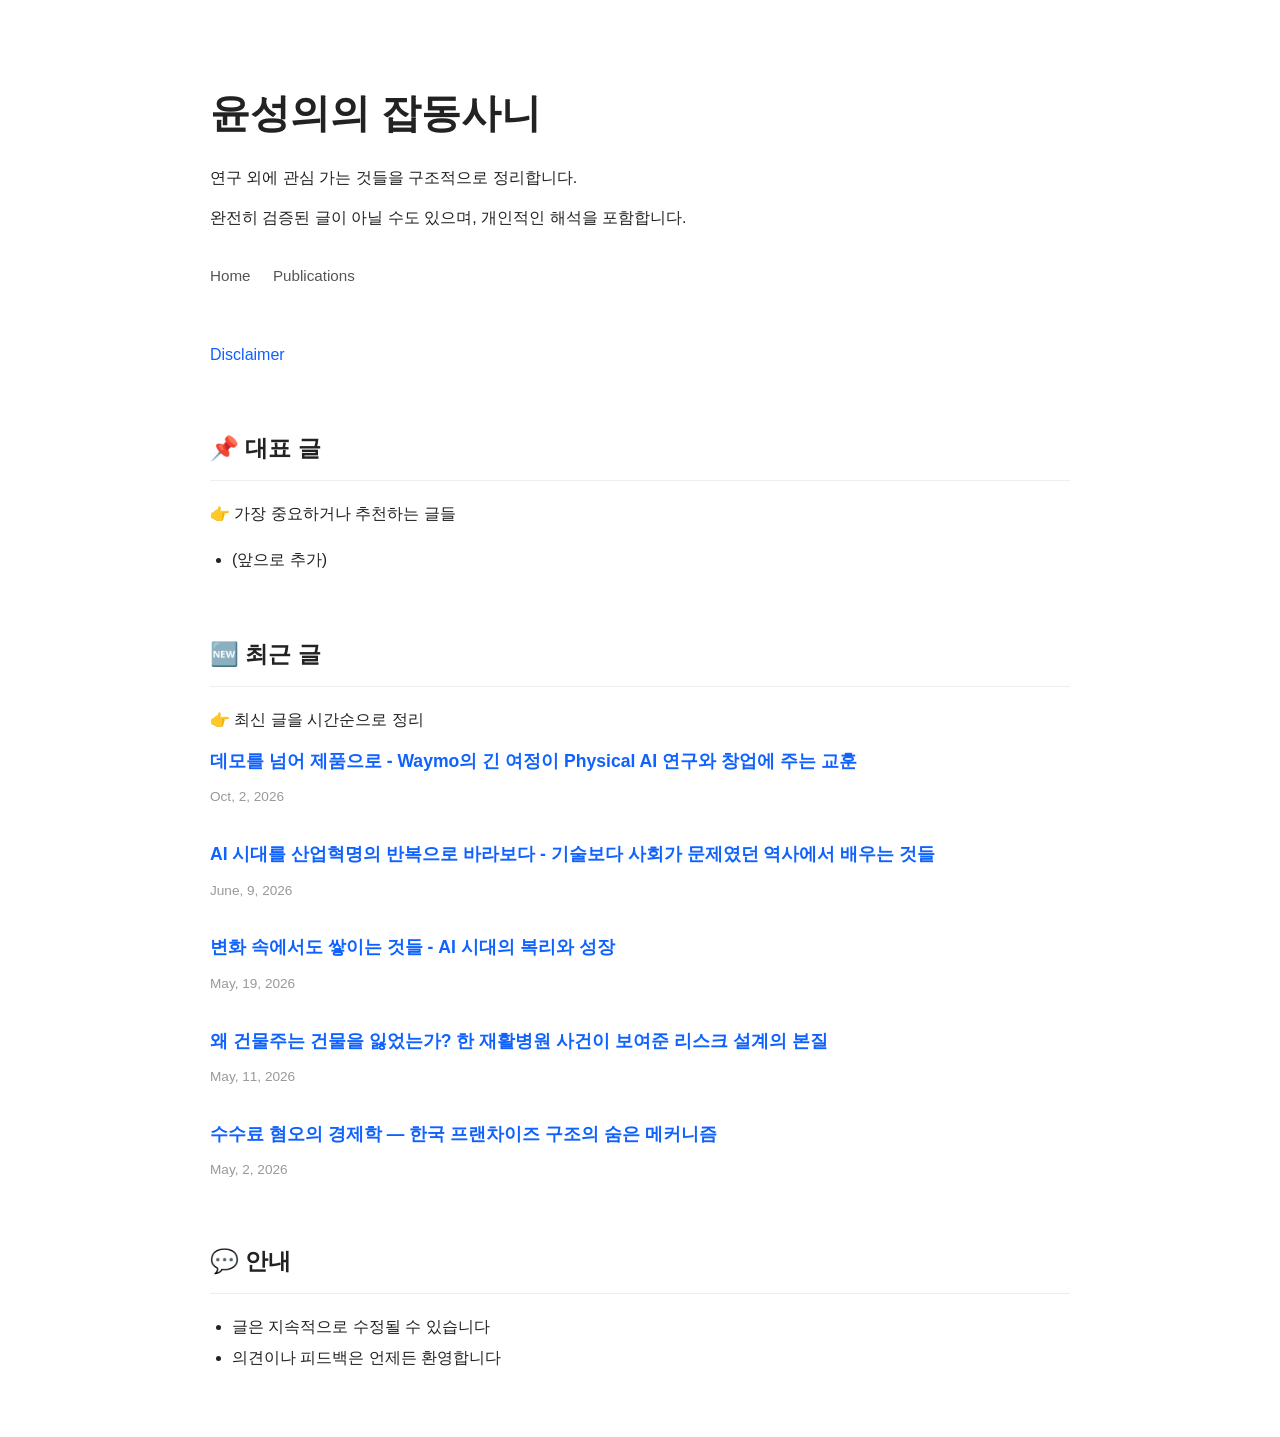
<file: essays/index.html>
<!DOCTYPE html>
<html lang="ko">
<head>
  <meta charset="UTF-8">
  <meta name="viewport" content="width=device-width, initial-scale=1.0">

  <title>윤성의의 잡동사니</title>

  <meta name="description"
        content="연구 외에 관심 가는 것들을 구조적으로 정리합니다. AI, 기술, 사회, 리스크, 철학 등에 대한 생각들.">

  <style>

    body {
      max-width: 860px;
      margin: 0 auto;
      padding: 48px 24px;
      font-family: -apple-system, BlinkMacSystemFont, sans-serif;
      line-height: 1.9;
      color: #222;
      background: #fff;
    }

    h1 {
      font-size: 2.5em;
      margin-bottom: 12px;
    }

    p {
      margin: 0.6em 0;
    }

    a {
      color: #0f62fe;
      text-decoration: none;
    }

    a:hover {
      text-decoration: underline;
    }

    .section {
      margin-top: 56px;
    }

    .section-title {
      font-size: 1.45em;
      font-weight: 700;
      margin-bottom: 18px;
      border-bottom: 1px solid #eee;
      padding-bottom: 10px;
    }

    .entry {
      margin-bottom: 28px;
    }

    .entry-title {
      font-size: 1.1em;
      font-weight: 600;
    }

    .entry-desc {
      color: #666;
      margin-top: 6px;
      font-size: 0.95em;
    }

    .entry-date {
  color: #999;
  font-size: 0.85em;
  margin-top: 6px;
}
    .top-links {
      margin-top: 28px;
      margin-bottom: 48px;
    }

    .top-links a {
      margin-right: 18px;
      color: #555;
      font-size: 0.95em;
    }

    .notice {
      color: #666;
      margin-top: 18px;
    }

    ul {
      padding-left: 22px;
    }

  </style>
</head>

<body>

  <h1>윤성의의 잡동사니</h1>

  <p>
    연구 외에 관심 가는 것들을 구조적으로 정리합니다.
  </p>

  <p>
    완전히 검증된 글이 아닐 수도 있으며, 개인적인 해석을 포함합니다.
  </p>

  <div class="top-links">
    <a href="https://sgvr.kaist.ac.kr/~sungeui/">Home</a>
    <a href="https://sgvr.kaist.ac.kr/category/papers/paper-international/">
      Publications
    </a>
  </div>

  <p>
    <a href="disclaimer.html">Disclaimer</a>
  </p>

  <div class="section">

    <div class="section-title">
      📌 대표 글
    </div>

    <p>
      👉 가장 중요하거나 추천하는 글들
    </p>

    <ul>
      <li>(앞으로 추가)</li>
    </ul>

  </div>

  <div class="section">

    <div class="section-title">
      🆕 최근 글
    </div>

    <p>
      👉 최신 글을 시간순으로 정리
    </p>

  <div class="entry">
  <div class="entry-title">
    <a href="waymo-physical-ai-essay.html">
    데모를 넘어 제품으로 -
Waymo의 긴 여정이 Physical AI 연구와 창업에 주는 교훈
    </a>
  </div>
  <div class="entry-date">
    Oct, 2, 2026
  </div>
</div>

    
  <div class="entry">
  <div class="entry-title">
    <a href="ai-industrial-revolution-essay.html">
    AI 시대를 산업혁명의 반복으로 바라보다 - 
기술보다 사회가 문제였던 역사에서 배우는 것들
    </a>
  </div>
  <div class="entry-date">
    June, 9, 2026
  </div>
</div>

    
    
    <div class="entry">

  <div class="entry-title">
    <a href="things-that-accumulate-amid-change.html">
      변화 속에서도 쌓이는 것들 - AI 시대의 복리와 성장
    </a>
  </div>

  <div class="entry-date">
    May, 19, 2026
  </div>

</div>

    <div class="entry">

      <div class="entry-title">
        <a href="why-landlord-lost-building.html">
         왜 건물주는 건물을 잃었는가? 한 재활병원 사건이 보여준 리스크 설계의 본질    
        </a>
      </div>

  <div class="entry-date">
    May, 11, 2026
  </div>
    </div>

    <div class="entry">

      <div class="entry-title">
   <a href="economics-of-fee-aversion.html">
수수료 혐오의 경제학 — 한국 프랜차이즈 구조의 숨은 메커니즘  
        </a>
      </div>
  <div class="entry-date">
    May, 2, 2026
  </div>


    </div>

  </div>

  <div class="section">

    <div class="section-title">
      💬 안내
    </div>

    <ul>
      <li>글은 지속적으로 수정될 수 있습니다</li>
      <li>의견이나 피드백은 언제든 환영합니다</li>
    </ul>
    
<script data-goatcounter="https://sungeui.goatcounter.com/count"
        async src="//gc.zgo.at/count.js"></script>
  </div>

</body>
</html>
</file>
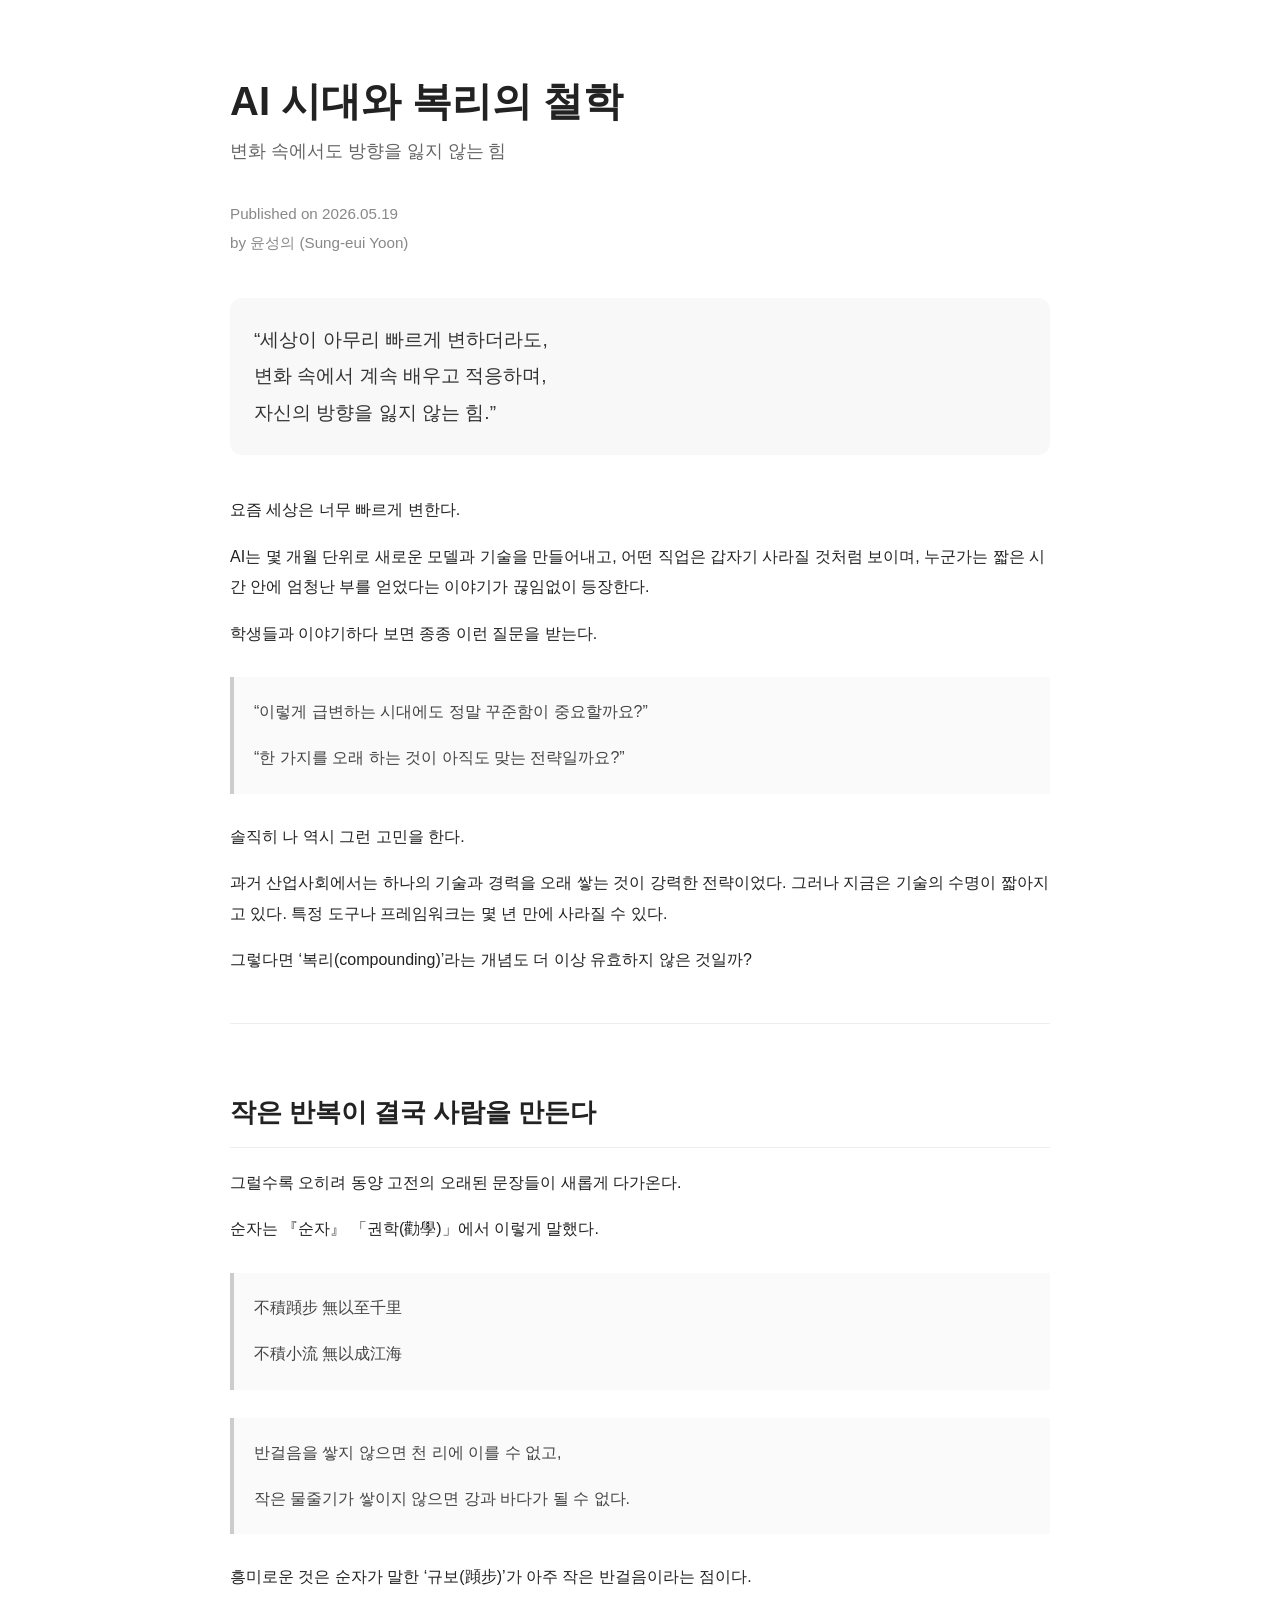
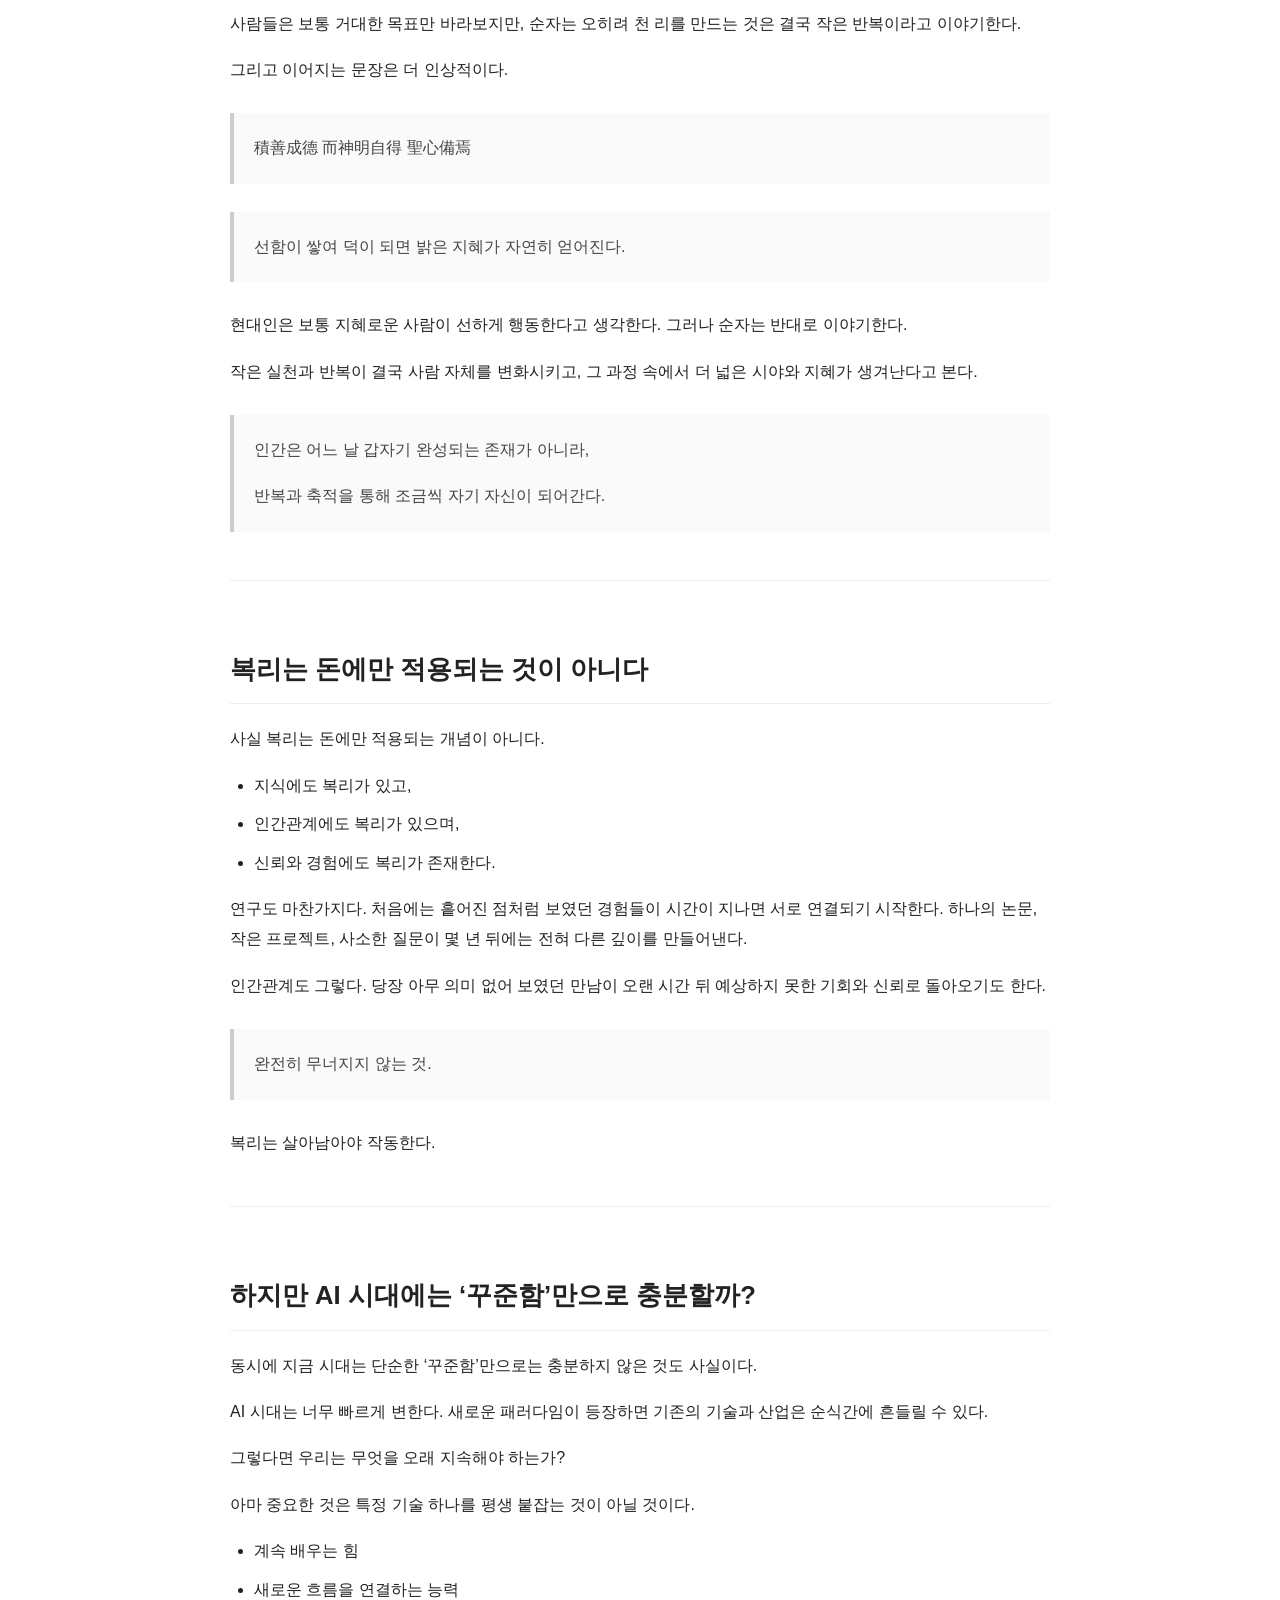
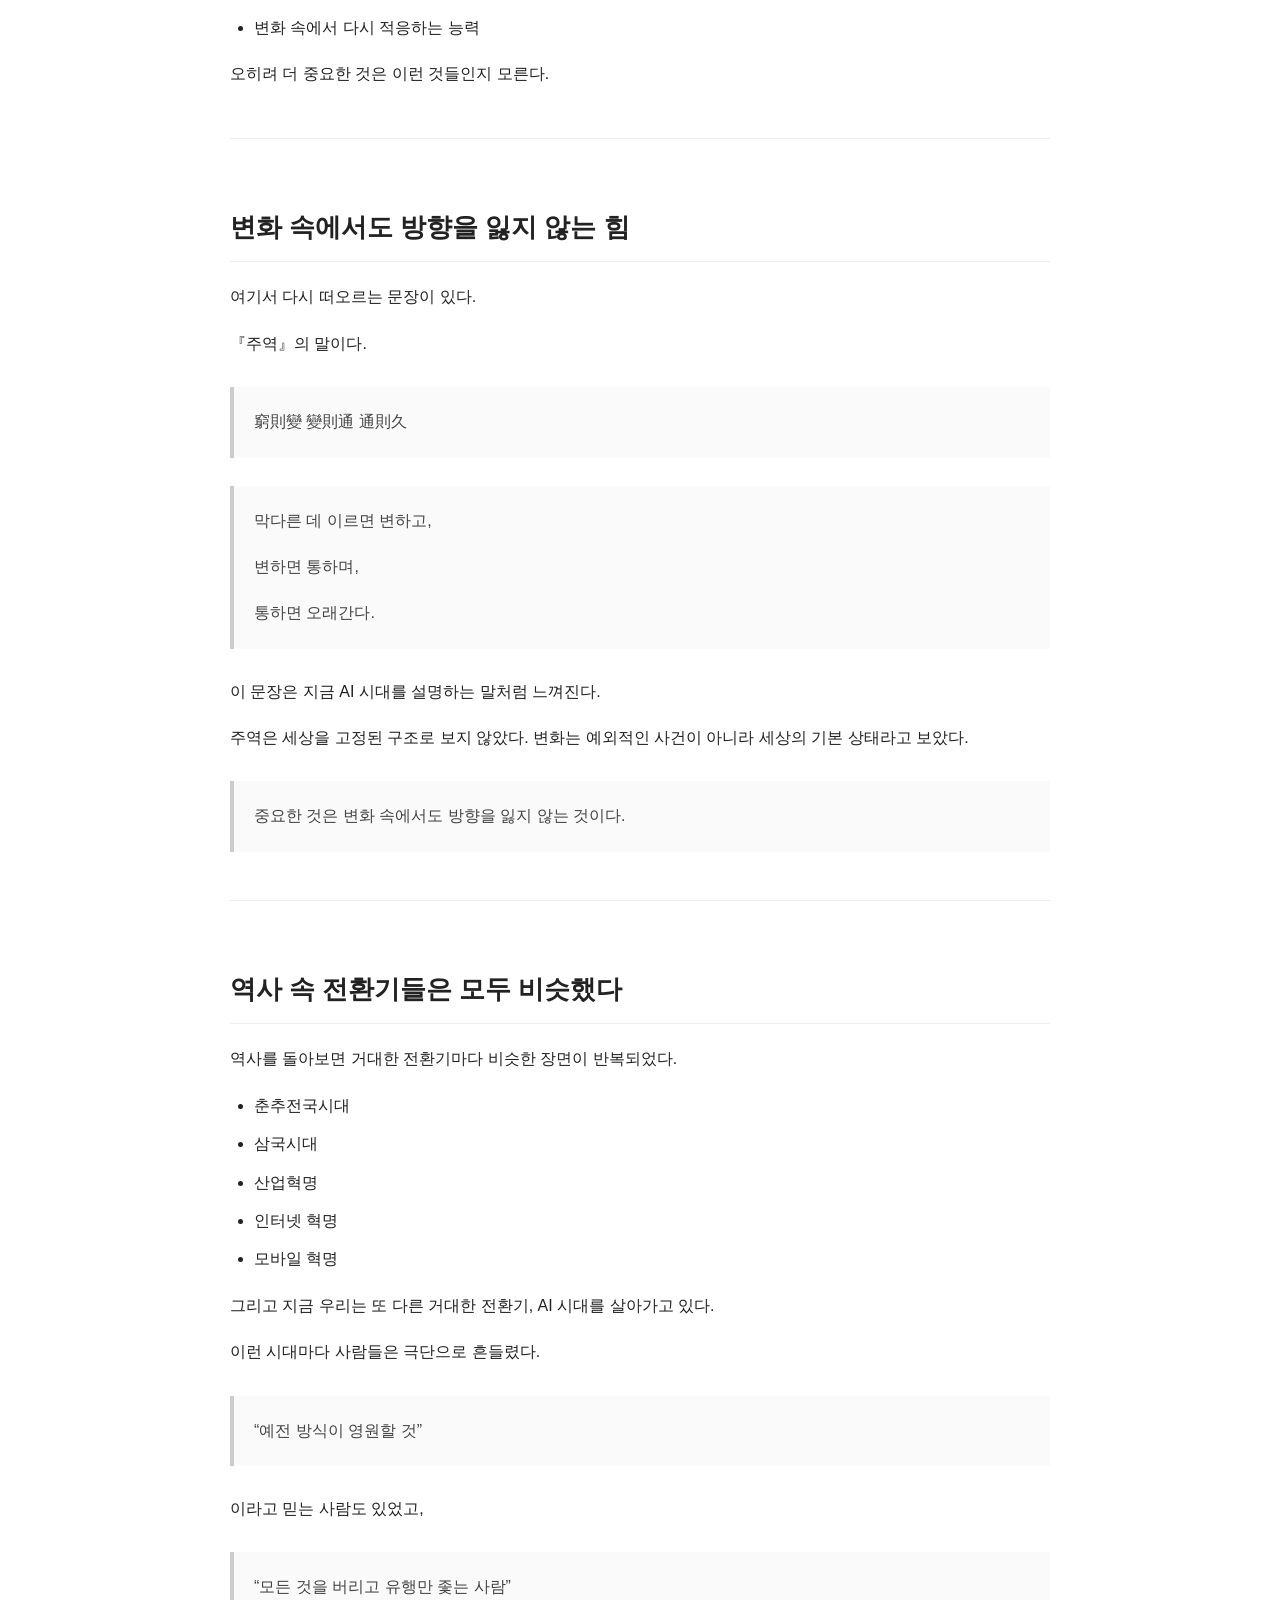
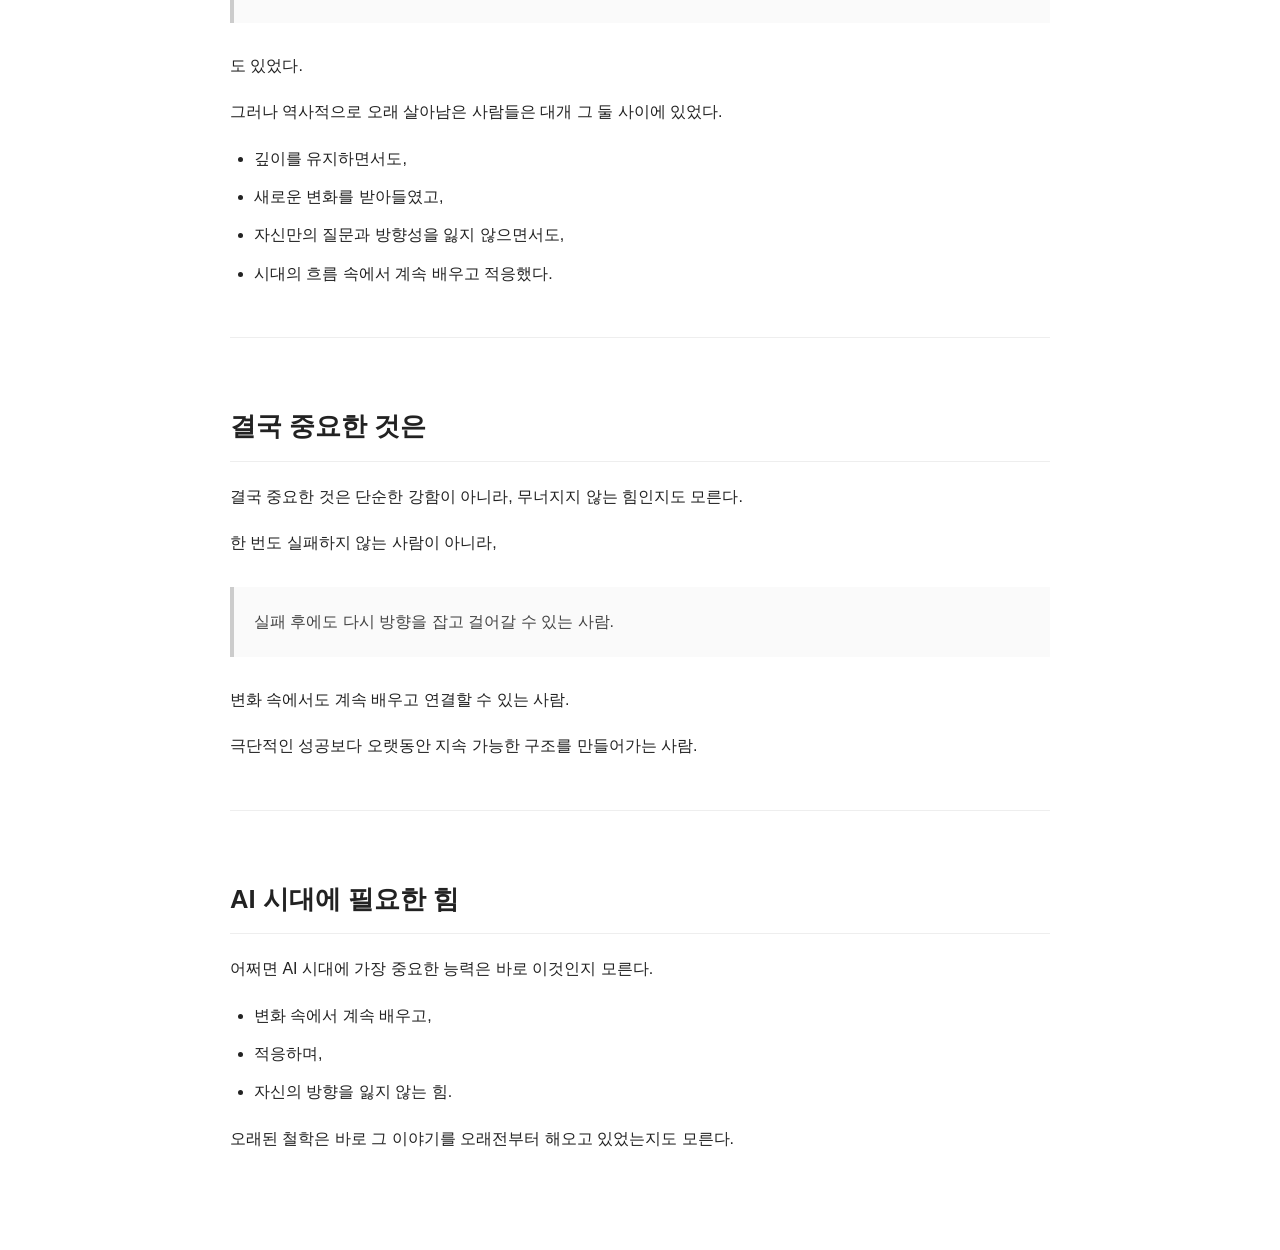
<file: essays/ai-era-compounding-philosophy.html>
<!DOCTYPE html>

<html lang="ko">
<head>
  <meta charset="UTF-8" />
  <meta name="viewport" content="width=device-width, initial-scale=1.0" />
  <title>AI 시대와 복리의 철학</title>
  <style>
    body {
      font-family: -apple-system, BlinkMacSystemFont, "Segoe UI", Roboto, "Noto Sans KR", sans-serif;
      line-height: 1.9;
      max-width: 820px;
      margin: 0 auto;
      padding: 48px 24px 80px;
      color: #222;
      background: #fff;
    }
    h1 {
      font-size: 2.5rem;
      line-height: 1.3;
      margin-bottom: 0.5rem;
    }
    h2 {
      margin-top: 64px;
      margin-bottom: 20px;
      font-size: 1.6rem;
      border-bottom: 1px solid #eee;
      padding-bottom: 10px;
    }
    .subtitle {
      color: #666;
      font-size: 1.1rem;
      margin-bottom: 32px;
    }
    .meta {
      color: #888;
      margin-bottom: 40px;
      font-size: 0.95rem;
    }
    blockquote {
      border-left: 4px solid #ccc;
      margin: 28px 0;
      padding: 4px 20px;
      color: #444;
      background: #fafafa;
    }
    ul {
      padding-left: 24px;
    }
    li {
      margin-bottom: 8px;
    }
    hr {
      border: none;
      border-top: 1px solid #eee;
      margin: 48px 0;
    }
    .quote-main {
      font-size: 1.2rem;
      font-weight: 500;
      color: #333;
      margin: 40px 0;
      padding: 24px;
      background: #f8f8f8;
      border-radius: 12px;
    }
  </style>
</head>
<body>

<h1>AI 시대와 복리의 철학</h1>
<div class="subtitle">변화 속에서도 방향을 잃지 않는 힘</div>

<div class="meta">
Published on 2026.05.19<br>
by 윤성의 (Sung-eui Yoon)
</div>

<div class="quote-main">
“세상이 아무리 빠르게 변하더라도,<br>
변화 속에서 계속 배우고 적응하며,<br>
자신의 방향을 잃지 않는 힘.”
</div>

<p>요즘 세상은 너무 빠르게 변한다.</p>

<p>
AI는 몇 개월 단위로 새로운 모델과 기술을 만들어내고, 어떤 직업은 갑자기 사라질 것처럼 보이며,
누군가는 짧은 시간 안에 엄청난 부를 얻었다는 이야기가 끊임없이 등장한다.
</p>

<p>학생들과 이야기하다 보면 종종 이런 질문을 받는다.</p>

<blockquote>
<p>“이렇게 급변하는 시대에도 정말 꾸준함이 중요할까요?”</p>
<p>“한 가지를 오래 하는 것이 아직도 맞는 전략일까요?”</p>
</blockquote>

<p>
솔직히 나 역시 그런 고민을 한다.
</p>

<p>
과거 산업사회에서는 하나의 기술과 경력을 오래 쌓는 것이 강력한 전략이었다.
그러나 지금은 기술의 수명이 짧아지고 있다.
특정 도구나 프레임워크는 몇 년 만에 사라질 수 있다.
</p>

<p>
그렇다면 ‘복리(compounding)’라는 개념도 더 이상 유효하지 않은 것일까?
</p>

<hr>

<h2>작은 반복이 결국 사람을 만든다</h2>

<p>
그럴수록 오히려 동양 고전의 오래된 문장들이 새롭게 다가온다.
</p>

<p>
순자는 『순자』 「권학(勸學)」에서 이렇게 말했다.
</p>

<blockquote>
<p>不積蹞步 無以至千里</p>
<p>不積小流 無以成江海</p>
</blockquote>

<blockquote>
<p>반걸음을 쌓지 않으면 천 리에 이를 수 없고,</p>
<p>작은 물줄기가 쌓이지 않으면 강과 바다가 될 수 없다.</p>
</blockquote>

<p>
흥미로운 것은 순자가 말한 ‘규보(蹞步)’가 아주 작은 반걸음이라는 점이다.
</p>

<p>
사람들은 보통 거대한 목표만 바라보지만,
순자는 오히려 천 리를 만드는 것은 결국 작은 반복이라고 이야기한다.
</p>

<p>
그리고 이어지는 문장은 더 인상적이다.
</p>

<blockquote>
<p>積善成德 而神明自得 聖心備焉</p>
</blockquote>

<blockquote>
<p>선함이 쌓여 덕이 되면 밝은 지혜가 자연히 얻어진다.</p>
</blockquote>

<p>
현대인은 보통 지혜로운 사람이 선하게 행동한다고 생각한다.
그러나 순자는 반대로 이야기한다.
</p>

<p>
작은 실천과 반복이 결국 사람 자체를 변화시키고,
그 과정 속에서 더 넓은 시야와 지혜가 생겨난다고 본다.
</p>

<blockquote>
<p>인간은 어느 날 갑자기 완성되는 존재가 아니라,</p>
<p>반복과 축적을 통해 조금씩 자기 자신이 되어간다.</p>
</blockquote>

<hr>

<h2>복리는 돈에만 적용되는 것이 아니다</h2>

<p>사실 복리는 돈에만 적용되는 개념이 아니다.</p>

<ul>
<li>지식에도 복리가 있고,</li>
<li>인간관계에도 복리가 있으며,</li>
<li>신뢰와 경험에도 복리가 존재한다.</li>
</ul>

<p>
연구도 마찬가지다.
처음에는 흩어진 점처럼 보였던 경험들이 시간이 지나면 서로 연결되기 시작한다.
하나의 논문, 작은 프로젝트, 사소한 질문이 몇 년 뒤에는 전혀 다른 깊이를 만들어낸다.
</p>

<p>
인간관계도 그렇다.
당장 아무 의미 없어 보였던 만남이 오랜 시간 뒤 예상하지 못한 기회와 신뢰로 돌아오기도 한다.
</p>

<blockquote>
<p>완전히 무너지지 않는 것.</p>
</blockquote>

<p>
복리는 살아남아야 작동한다.
</p>

<hr>

<h2>하지만 AI 시대에는 ‘꾸준함’만으로 충분할까?</h2>

<p>
동시에 지금 시대는 단순한 ‘꾸준함’만으로는 충분하지 않은 것도 사실이다.
</p>

<p>
AI 시대는 너무 빠르게 변한다.
새로운 패러다임이 등장하면 기존의 기술과 산업은 순식간에 흔들릴 수 있다.
</p>

<p>
그렇다면 우리는 무엇을 오래 지속해야 하는가?
</p>

<p>
아마 중요한 것은 특정 기술 하나를 평생 붙잡는 것이 아닐 것이다.
</p>

<ul>
<li>계속 배우는 힘</li>
<li>새로운 흐름을 연결하는 능력</li>
<li>변화 속에서 다시 적응하는 능력</li>
</ul>

<p>
오히려 더 중요한 것은 이런 것들인지 모른다.
</p>

<hr>

<h2>변화 속에서도 방향을 잃지 않는 힘</h2>

<p>
여기서 다시 떠오르는 문장이 있다.
</p>

<p>
『주역』의 말이다.
</p>

<blockquote>
<p>窮則變 變則通 通則久</p>
</blockquote>

<blockquote>
<p>막다른 데 이르면 변하고,</p>
<p>변하면 통하며,</p>
<p>통하면 오래간다.</p>
</blockquote>

<p>
이 문장은 지금 AI 시대를 설명하는 말처럼 느껴진다.
</p>

<p>
주역은 세상을 고정된 구조로 보지 않았다.
변화는 예외적인 사건이 아니라 세상의 기본 상태라고 보았다.
</p>

<blockquote>
<p>중요한 것은 변화 속에서도 방향을 잃지 않는 것이다.</p>
</blockquote>

<hr>

<h2>역사 속 전환기들은 모두 비슷했다</h2>

<p>
역사를 돌아보면 거대한 전환기마다 비슷한 장면이 반복되었다.
</p>

<ul>
<li>춘추전국시대</li>
<li>삼국시대</li>
<li>산업혁명</li>
<li>인터넷 혁명</li>
<li>모바일 혁명</li>
</ul>

<p>
그리고 지금 우리는 또 다른 거대한 전환기, AI 시대를 살아가고 있다.
</p>

<p>
이런 시대마다 사람들은 극단으로 흔들렸다.
</p>

<blockquote>
<p>“예전 방식이 영원할 것”</p>
</blockquote>

<p>이라고 믿는 사람도 있었고,</p>

<blockquote>
<p>“모든 것을 버리고 유행만 좇는 사람”</p>
</blockquote>

<p>도 있었다.</p>

<p>
그러나 역사적으로 오래 살아남은 사람들은 대개 그 둘 사이에 있었다.
</p>

<ul>
<li>깊이를 유지하면서도,</li>
<li>새로운 변화를 받아들였고,</li>
<li>자신만의 질문과 방향성을 잃지 않으면서도,</li>
<li>시대의 흐름 속에서 계속 배우고 적응했다.</li>
</ul>

<hr>

<h2>결국 중요한 것은</h2>

<p>
결국 중요한 것은 단순한 강함이 아니라,
무너지지 않는 힘인지도 모른다.
</p>

<p>
한 번도 실패하지 않는 사람이 아니라,
</p>

<blockquote>
<p>실패 후에도 다시 방향을 잡고 걸어갈 수 있는 사람.</p>
</blockquote>

<p>
변화 속에서도 계속 배우고 연결할 수 있는 사람.
</p>

<p>
극단적인 성공보다 오랫동안 지속 가능한 구조를 만들어가는 사람.
</p>

<hr>

<h2>AI 시대에 필요한 힘</h2>

<p>
어쩌면 AI 시대에 가장 중요한 능력은 바로 이것인지 모른다.
</p>

<ul>
<li>변화 속에서 계속 배우고,</li>
<li>적응하며,</li>
<li>자신의 방향을 잃지 않는 힘.</li>
</ul>

<p>
오래된 철학은 바로 그 이야기를 오래전부터 해오고 있었는지도 모른다.
</p>

</body>
</html>
</file>
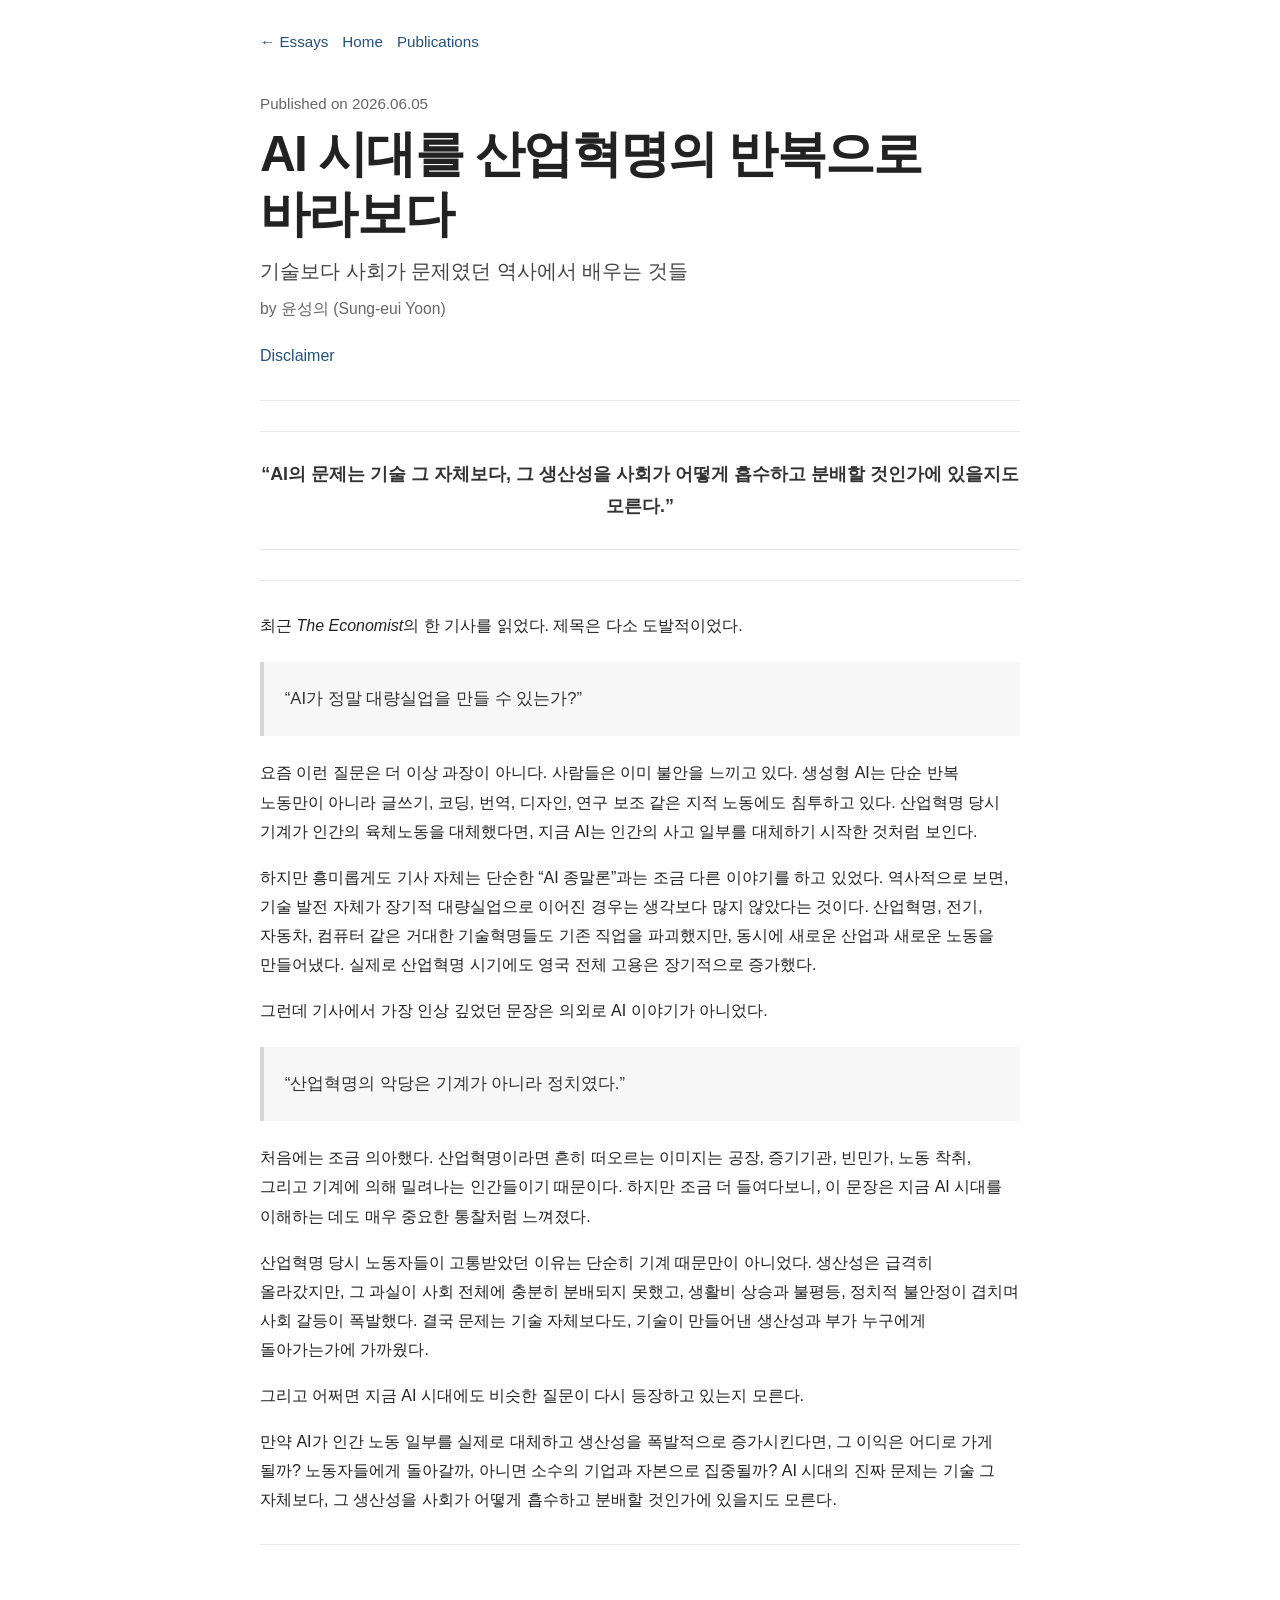
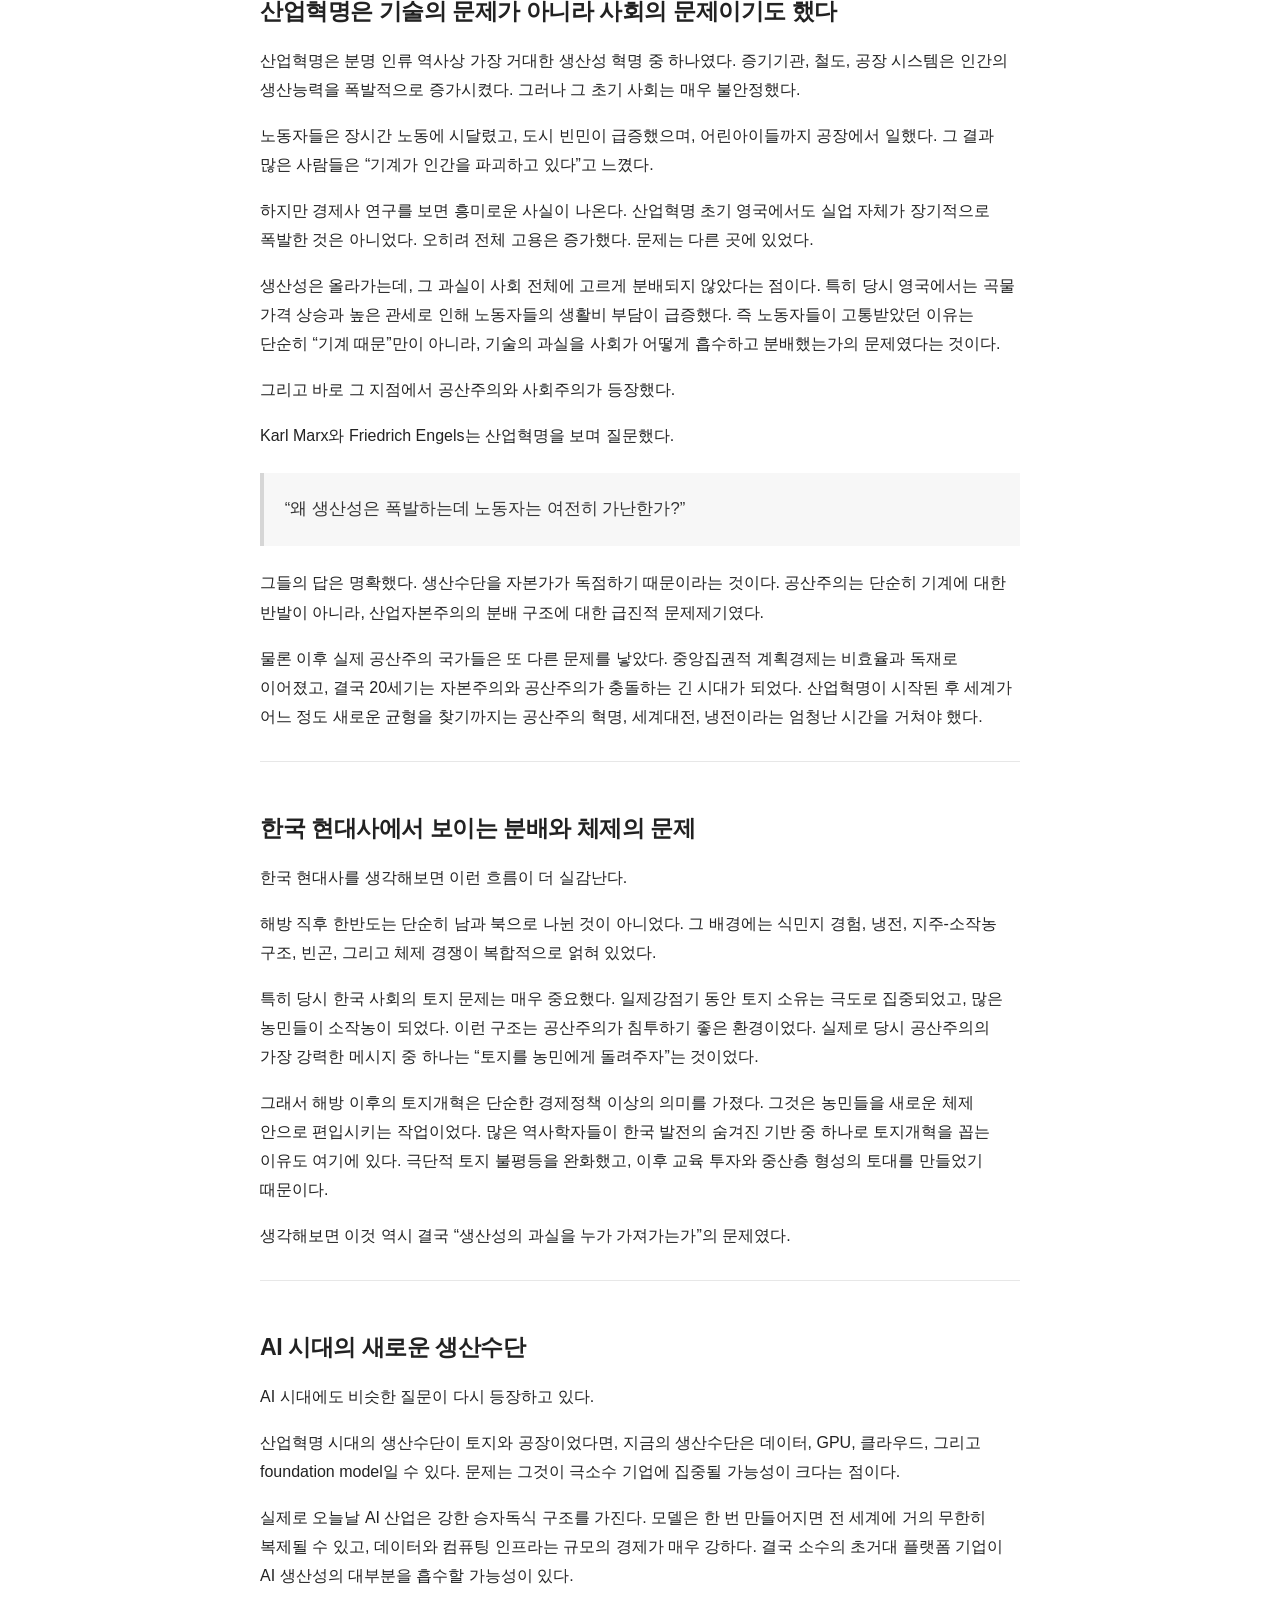
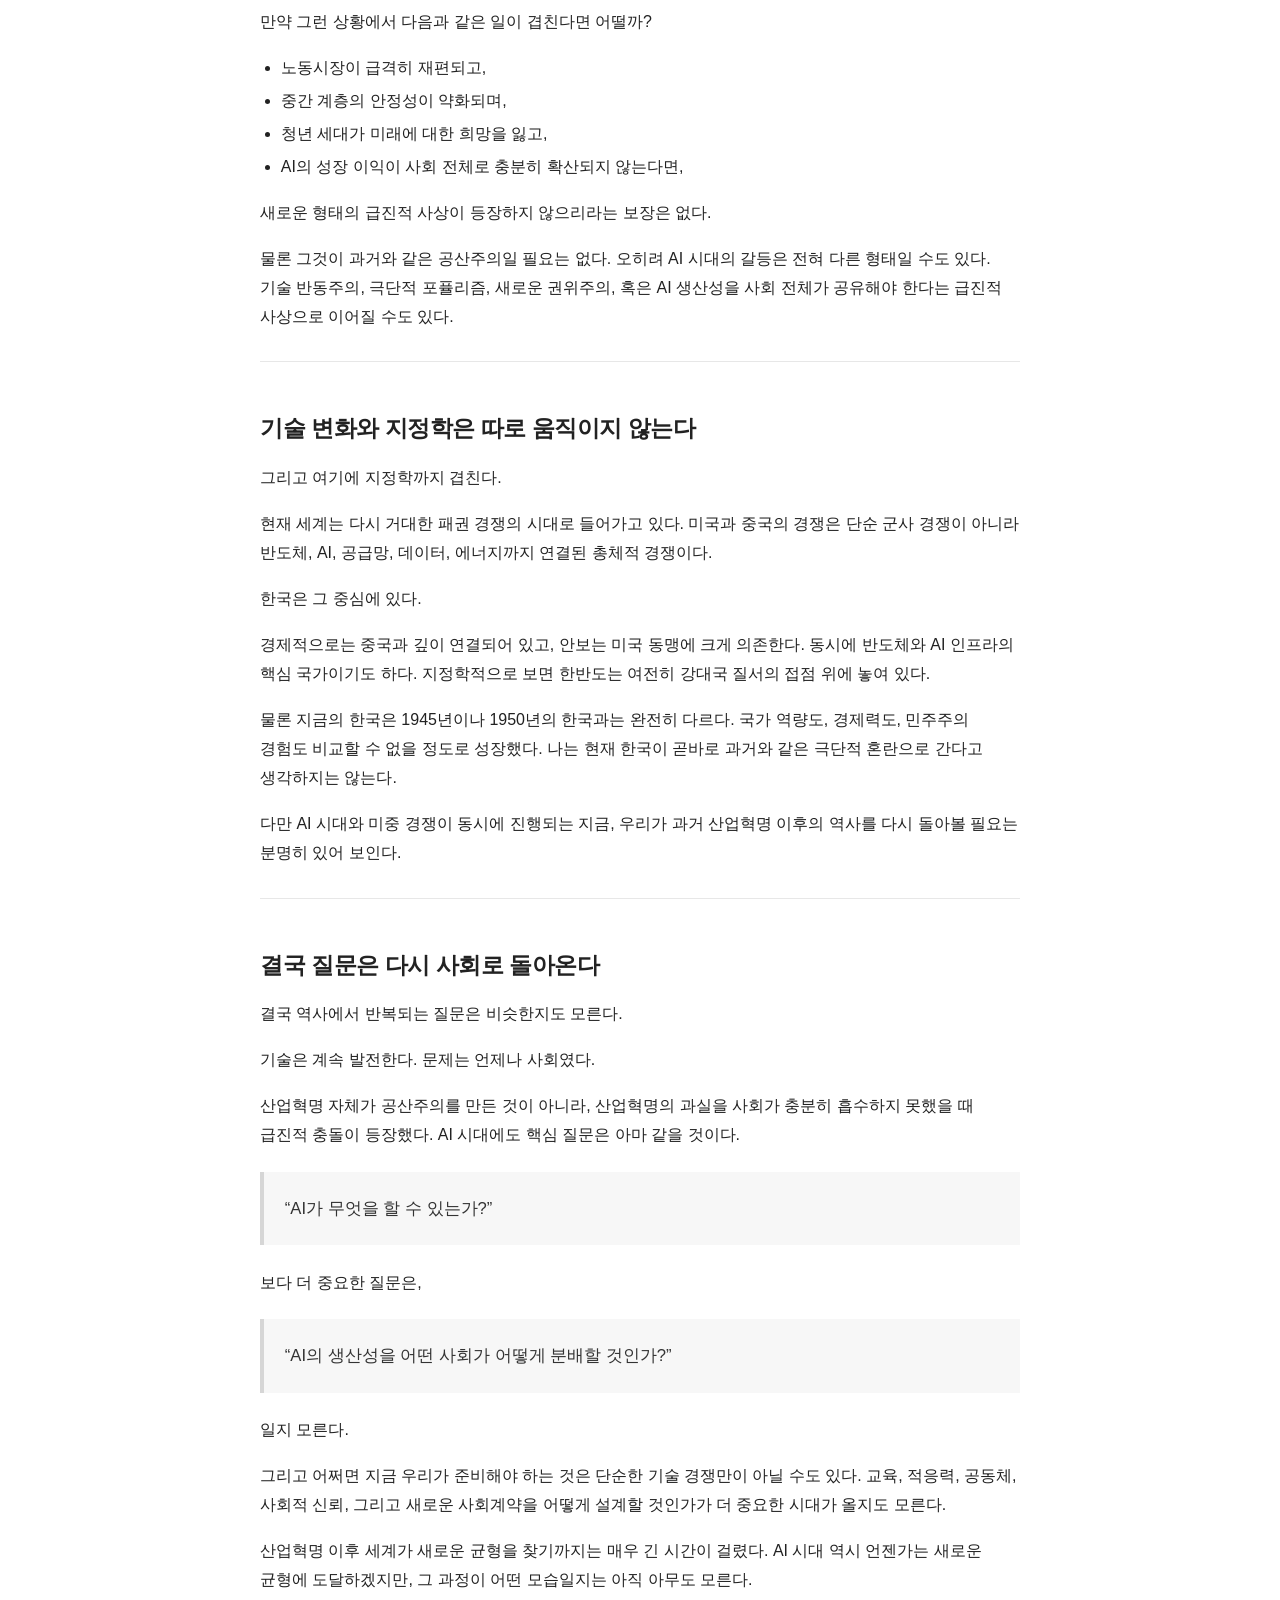
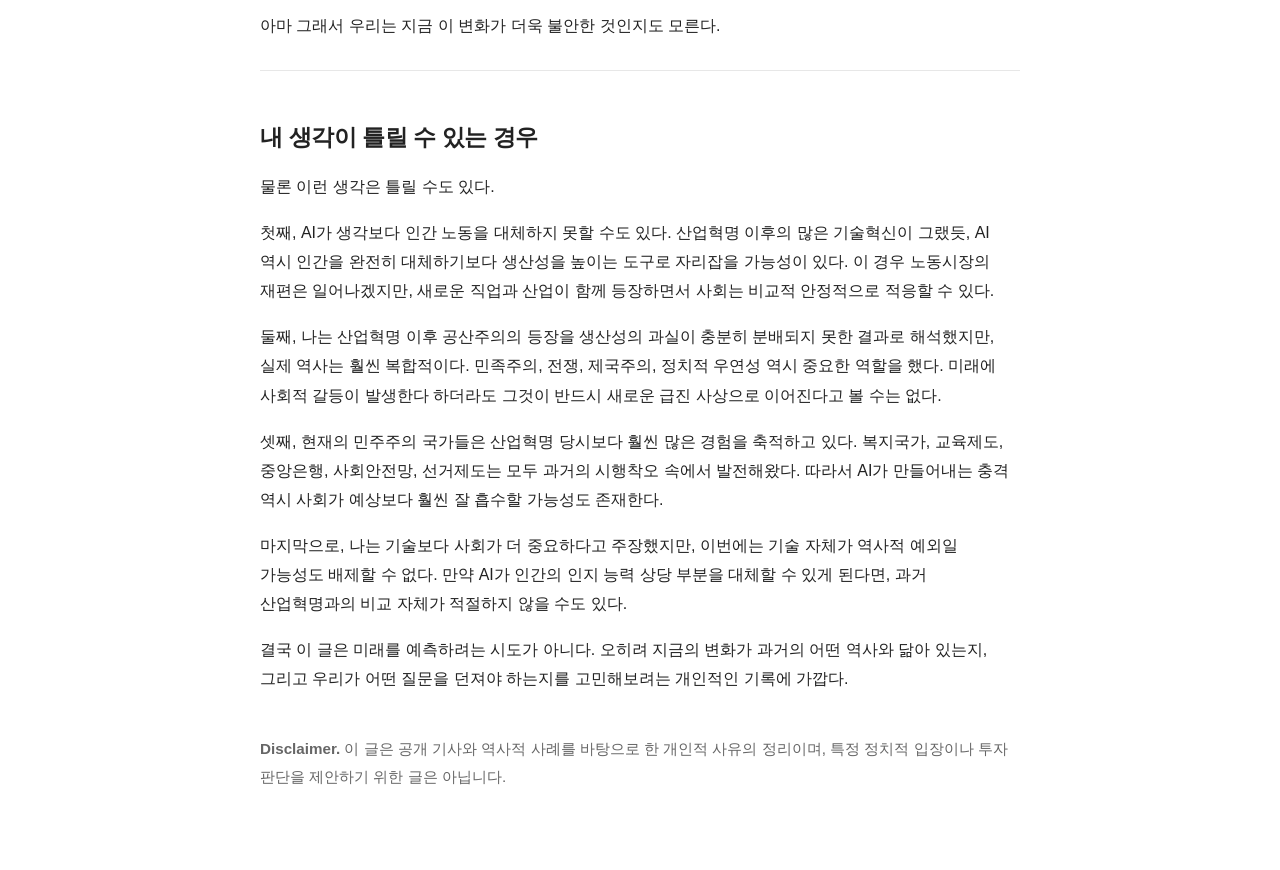
<file: essays/ai-industrial-revolution-essay.html>
<!doctype html>
<html lang="ko">
<head>
  <meta charset="utf-8" />
  <meta name="viewport" content="width=device-width, initial-scale=1" />
  <title>AI 시대를 산업혁명의 반복으로 바라보다 | 윤성의의 잡동사니</title>
  <meta name="description" content="기술보다 사회가 문제였던 역사에서 배우는 것들" />
  <style>
    :root {
      --text: #222;
      --muted: #666;
      --line: #e7e7e7;
      --bg: #fff;
      --quote-bg: #f7f7f7;
      --link: #23527c;
    }
    html { font-size: 16px; }
    body {
      margin: 0;
      background: var(--bg);
      color: var(--text);
      font-family: -apple-system, BlinkMacSystemFont, "Segoe UI", Roboto, "Noto Sans KR", "Apple SD Gothic Neo", "Malgun Gothic", Arial, sans-serif;
      line-height: 1.82;
      word-break: keep-all;
      overflow-wrap: break-word;
    }
    .page {
      max-width: 760px;
      margin: 0 auto;
      padding: 28px 22px 64px;
    }
    nav {
      display: flex;
      gap: 14px;
      flex-wrap: wrap;
      margin-bottom: 34px;
      font-size: 0.95rem;
    }
    a { color: var(--link); text-decoration: none; }
    a:hover { text-decoration: underline; }
    .date {
      color: var(--muted);
      font-size: 0.95rem;
      margin-bottom: 8px;
    }
    h1 {
      font-size: clamp(2rem, 5vw, 3.1rem);
      line-height: 1.2;
      letter-spacing: -0.035em;
      margin: 0 0 12px;
      font-weight: 800;
    }
    .subtitle {
      font-size: 1.25rem;
      color: #444;
      margin: 0 0 8px;
      line-height: 1.55;
    }
    .byline {
      color: var(--muted);
      margin: 0 0 10px;
      font-size: 0.98rem;
    }
    hr {
      border: 0;
      border-top: 1px solid var(--line);
      margin: 30px 0;
    }
    p { margin: 1.05em 0; }
    h2 {
      font-size: 1.45rem;
      line-height: 1.35;
      margin: 2.2em 0 0.8em;
      letter-spacing: -0.02em;
    }
    blockquote {
      margin: 1.35em 0;
      padding: 1.05em 1.25em;
      border-left: 4px solid #d6d6d6;
      background: var(--quote-bg);
      color: #333;
      font-size: 1.04rem;
    }
    blockquote p { margin: 0.25em 0; }
    ul {
      margin: 1em 0 1em 1.3em;
      padding: 0;
    }
    li { margin: 0.25em 0; }
    .lead-quote {
      text-align: center;
      background: transparent;
      border-left: 0;
      border-top: 1px solid var(--line);
      border-bottom: 1px solid var(--line);
      padding: 1.2em 0;
      font-size: 1.12rem;
      font-weight: 600;
    }
    .disclaimer {
      margin-top: 42px;
      color: var(--muted);
      font-size: 0.95rem;
    }
    @media (max-width: 520px) {
      .page { padding: 22px 18px 52px; }
      body { line-height: 1.78; }
      nav { margin-bottom: 28px; }
    }
  </style>
</head>
<body>
  <main class="page">
    <nav>
      <a href="./">← Essays</a>
      <a href="https://sungeui.github.io/">Home</a>
      <a href="https://sgvr.kaist.ac.kr/">Publications</a>
    </nav>

    <div class="date">Published on 2026.06.05</div>
    <h1>AI 시대를 산업혁명의 반복으로 바라보다</h1>
    <p class="subtitle">기술보다 사회가 문제였던 역사에서 배우는 것들</p>
    <p class="byline">by 윤성의 (Sung-eui Yoon)</p>
    <p><a href="#disclaimer">Disclaimer</a></p>

    <hr />

    <blockquote class="lead-quote">
      <p>“AI의 문제는 기술 그 자체보다, 그 생산성을 사회가 어떻게 흡수하고 분배할 것인가에 있을지도 모른다.”</p>
    </blockquote>

    <hr />

    <p>최근 <em>The Economist</em>의 한 기사를 읽었다. 제목은 다소 도발적이었다.</p>

    <blockquote>
      <p>“AI가 정말 대량실업을 만들 수 있는가?”</p>
    </blockquote>

    <p>요즘 이런 질문은 더 이상 과장이 아니다. 사람들은 이미 불안을 느끼고 있다. 생성형 AI는 단순 반복 노동만이 아니라 글쓰기, 코딩, 번역, 디자인, 연구 보조 같은 지적 노동에도 침투하고 있다. 산업혁명 당시 기계가 인간의 육체노동을 대체했다면, 지금 AI는 인간의 사고 일부를 대체하기 시작한 것처럼 보인다.</p>

    <p>하지만 흥미롭게도 기사 자체는 단순한 “AI 종말론”과는 조금 다른 이야기를 하고 있었다. 역사적으로 보면, 기술 발전 자체가 장기적 대량실업으로 이어진 경우는 생각보다 많지 않았다는 것이다. 산업혁명, 전기, 자동차, 컴퓨터 같은 거대한 기술혁명들도 기존 직업을 파괴했지만, 동시에 새로운 산업과 새로운 노동을 만들어냈다. 실제로 산업혁명 시기에도 영국 전체 고용은 장기적으로 증가했다.</p>

    <p>그런데 기사에서 가장 인상 깊었던 문장은 의외로 AI 이야기가 아니었다.</p>

    <blockquote>
      <p>“산업혁명의 악당은 기계가 아니라 정치였다.”</p>
    </blockquote>

    <p>처음에는 조금 의아했다. 산업혁명이라면 흔히 떠오르는 이미지는 공장, 증기기관, 빈민가, 노동 착취, 그리고 기계에 의해 밀려나는 인간들이기 때문이다. 하지만 조금 더 들여다보니, 이 문장은 지금 AI 시대를 이해하는 데도 매우 중요한 통찰처럼 느껴졌다.</p>

    <p>산업혁명 당시 노동자들이 고통받았던 이유는 단순히 기계 때문만이 아니었다. 생산성은 급격히 올라갔지만, 그 과실이 사회 전체에 충분히 분배되지 못했고, 생활비 상승과 불평등, 정치적 불안정이 겹치며 사회 갈등이 폭발했다. 결국 문제는 기술 자체보다도, 기술이 만들어낸 생산성과 부가 누구에게 돌아가는가에 가까웠다.</p>

    <p>그리고 어쩌면 지금 AI 시대에도 비슷한 질문이 다시 등장하고 있는지 모른다.</p>

    <p>만약 AI가 인간 노동 일부를 실제로 대체하고 생산성을 폭발적으로 증가시킨다면, 그 이익은 어디로 가게 될까? 노동자들에게 돌아갈까, 아니면 소수의 기업과 자본으로 집중될까? AI 시대의 진짜 문제는 기술 그 자체보다, 그 생산성을 사회가 어떻게 흡수하고 분배할 것인가에 있을지도 모른다.</p>

    <hr />

    <h2>산업혁명은 기술의 문제가 아니라 사회의 문제이기도 했다</h2>

    <p>산업혁명은 분명 인류 역사상 가장 거대한 생산성 혁명 중 하나였다. 증기기관, 철도, 공장 시스템은 인간의 생산능력을 폭발적으로 증가시켰다. 그러나 그 초기 사회는 매우 불안정했다.</p>

    <p>노동자들은 장시간 노동에 시달렸고, 도시 빈민이 급증했으며, 어린아이들까지 공장에서 일했다. 그 결과 많은 사람들은 “기계가 인간을 파괴하고 있다”고 느꼈다.</p>

    <p>하지만 경제사 연구를 보면 흥미로운 사실이 나온다. 산업혁명 초기 영국에서도 실업 자체가 장기적으로 폭발한 것은 아니었다. 오히려 전체 고용은 증가했다. 문제는 다른 곳에 있었다.</p>

    <p>생산성은 올라가는데, 그 과실이 사회 전체에 고르게 분배되지 않았다는 점이다. 특히 당시 영국에서는 곡물 가격 상승과 높은 관세로 인해 노동자들의 생활비 부담이 급증했다. 즉 노동자들이 고통받았던 이유는 단순히 “기계 때문”만이 아니라, 기술의 과실을 사회가 어떻게 흡수하고 분배했는가의 문제였다는 것이다.</p>

    <p>그리고 바로 그 지점에서 공산주의와 사회주의가 등장했다.</p>

    <p>Karl Marx와 Friedrich Engels는 산업혁명을 보며 질문했다.</p>

    <blockquote>
      <p>“왜 생산성은 폭발하는데 노동자는 여전히 가난한가?”</p>
    </blockquote>

    <p>그들의 답은 명확했다. 생산수단을 자본가가 독점하기 때문이라는 것이다. 공산주의는 단순히 기계에 대한 반발이 아니라, 산업자본주의의 분배 구조에 대한 급진적 문제제기였다.</p>

    <p>물론 이후 실제 공산주의 국가들은 또 다른 문제를 낳았다. 중앙집권적 계획경제는 비효율과 독재로 이어졌고, 결국 20세기는 자본주의와 공산주의가 충돌하는 긴 시대가 되었다. 산업혁명이 시작된 후 세계가 어느 정도 새로운 균형을 찾기까지는 공산주의 혁명, 세계대전, 냉전이라는 엄청난 시간을 거쳐야 했다.</p>

    <hr />

    <h2>한국 현대사에서 보이는 분배와 체제의 문제</h2>

    <p>한국 현대사를 생각해보면 이런 흐름이 더 실감난다.</p>

    <p>해방 직후 한반도는 단순히 남과 북으로 나뉜 것이 아니었다. 그 배경에는 식민지 경험, 냉전, 지주-소작농 구조, 빈곤, 그리고 체제 경쟁이 복합적으로 얽혀 있었다.</p>

    <p>특히 당시 한국 사회의 토지 문제는 매우 중요했다. 일제강점기 동안 토지 소유는 극도로 집중되었고, 많은 농민들이 소작농이 되었다. 이런 구조는 공산주의가 침투하기 좋은 환경이었다. 실제로 당시 공산주의의 가장 강력한 메시지 중 하나는 “토지를 농민에게 돌려주자”는 것이었다.</p>

    <p>그래서 해방 이후의 토지개혁은 단순한 경제정책 이상의 의미를 가졌다. 그것은 농민들을 새로운 체제 안으로 편입시키는 작업이었다. 많은 역사학자들이 한국 발전의 숨겨진 기반 중 하나로 토지개혁을 꼽는 이유도 여기에 있다. 극단적 토지 불평등을 완화했고, 이후 교육 투자와 중산층 형성의 토대를 만들었기 때문이다.</p>

    <p>생각해보면 이것 역시 결국 “생산성의 과실을 누가 가져가는가”의 문제였다.</p>

    <hr />

    <h2>AI 시대의 새로운 생산수단</h2>

    <p>AI 시대에도 비슷한 질문이 다시 등장하고 있다.</p>

    <p>산업혁명 시대의 생산수단이 토지와 공장이었다면, 지금의 생산수단은 데이터, GPU, 클라우드, 그리고 foundation model일 수 있다. 문제는 그것이 극소수 기업에 집중될 가능성이 크다는 점이다.</p>

    <p>실제로 오늘날 AI 산업은 강한 승자독식 구조를 가진다. 모델은 한 번 만들어지면 전 세계에 거의 무한히 복제될 수 있고, 데이터와 컴퓨팅 인프라는 규모의 경제가 매우 강하다. 결국 소수의 초거대 플랫폼 기업이 AI 생산성의 대부분을 흡수할 가능성이 있다.</p>

    <p>만약 그런 상황에서 다음과 같은 일이 겹친다면 어떨까?</p>

    <ul>
      <li>노동시장이 급격히 재편되고,</li>
      <li>중간 계층의 안정성이 약화되며,</li>
      <li>청년 세대가 미래에 대한 희망을 잃고,</li>
      <li>AI의 성장 이익이 사회 전체로 충분히 확산되지 않는다면,</li>
    </ul>

    <p>새로운 형태의 급진적 사상이 등장하지 않으리라는 보장은 없다.</p>

    <p>물론 그것이 과거와 같은 공산주의일 필요는 없다. 오히려 AI 시대의 갈등은 전혀 다른 형태일 수도 있다. 기술 반동주의, 극단적 포퓰리즘, 새로운 권위주의, 혹은 AI 생산성을 사회 전체가 공유해야 한다는 급진적 사상으로 이어질 수도 있다.</p>

    <hr />

    <h2>기술 변화와 지정학은 따로 움직이지 않는다</h2>

    <p>그리고 여기에 지정학까지 겹친다.</p>

    <p>현재 세계는 다시 거대한 패권 경쟁의 시대로 들어가고 있다. 미국과 중국의 경쟁은 단순 군사 경쟁이 아니라 반도체, AI, 공급망, 데이터, 에너지까지 연결된 총체적 경쟁이다.</p>

    <p>한국은 그 중심에 있다.</p>

    <p>경제적으로는 중국과 깊이 연결되어 있고, 안보는 미국 동맹에 크게 의존한다. 동시에 반도체와 AI 인프라의 핵심 국가이기도 하다. 지정학적으로 보면 한반도는 여전히 강대국 질서의 접점 위에 놓여 있다.</p>

    <p>물론 지금의 한국은 1945년이나 1950년의 한국과는 완전히 다르다. 국가 역량도, 경제력도, 민주주의 경험도 비교할 수 없을 정도로 성장했다. 나는 현재 한국이 곧바로 과거와 같은 극단적 혼란으로 간다고 생각하지는 않는다.</p>

    <p>다만 AI 시대와 미중 경쟁이 동시에 진행되는 지금, 우리가 과거 산업혁명 이후의 역사를 다시 돌아볼 필요는 분명히 있어 보인다.</p>

    <hr />

    <h2>결국 질문은 다시 사회로 돌아온다</h2>

    <p>결국 역사에서 반복되는 질문은 비슷한지도 모른다.</p>

    <p>기술은 계속 발전한다. 문제는 언제나 사회였다.</p>

    <p>산업혁명 자체가 공산주의를 만든 것이 아니라, 산업혁명의 과실을 사회가 충분히 흡수하지 못했을 때 급진적 충돌이 등장했다. AI 시대에도 핵심 질문은 아마 같을 것이다.</p>

    <blockquote>
      <p>“AI가 무엇을 할 수 있는가?”</p>
    </blockquote>

    <p>보다 더 중요한 질문은,</p>

    <blockquote>
      <p>“AI의 생산성을 어떤 사회가 어떻게 분배할 것인가?”</p>
    </blockquote>

    <p>일지 모른다.</p>

    <p>그리고 어쩌면 지금 우리가 준비해야 하는 것은 단순한 기술 경쟁만이 아닐 수도 있다. 교육, 적응력, 공동체, 사회적 신뢰, 그리고 새로운 사회계약을 어떻게 설계할 것인가가 더 중요한 시대가 올지도 모른다.</p>

    <p>산업혁명 이후 세계가 새로운 균형을 찾기까지는 매우 긴 시간이 걸렸다. AI 시대 역시 언젠가는 새로운 균형에 도달하겠지만, 그 과정이 어떤 모습일지는 아직 아무도 모른다.</p>

    <p>아마 그래서 우리는 지금 이 변화가 더욱 불안한 것인지도 모른다.</p>

    <hr />
    
<section>
  <h2>내 생각이 틀릴 수 있는 경우</h2>

  <p>
    물론 이런 생각은 틀릴 수도 있다.
  </p>

  <p>
    첫째, AI가 생각보다 인간 노동을 대체하지 못할 수도 있다.
    산업혁명 이후의 많은 기술혁신이 그랬듯, AI 역시 인간을 완전히 대체하기보다
    생산성을 높이는 도구로 자리잡을 가능성이 있다.
    이 경우 노동시장의 재편은 일어나겠지만, 새로운 직업과 산업이 함께 등장하면서
    사회는 비교적 안정적으로 적응할 수 있다.
  </p>

  <p>
    둘째, 나는 산업혁명 이후 공산주의의 등장을 생산성의 과실이 충분히 분배되지 못한 결과로 해석했지만,
    실제 역사는 훨씬 복합적이다.
    민족주의, 전쟁, 제국주의, 정치적 우연성 역시 중요한 역할을 했다.
    미래에 사회적 갈등이 발생한다 하더라도 그것이 반드시 새로운 급진 사상으로 이어진다고 볼 수는 없다.
  </p>

  <p>
    셋째, 현재의 민주주의 국가들은 산업혁명 당시보다 훨씬 많은 경험을 축적하고 있다.
    복지국가, 교육제도, 중앙은행, 사회안전망, 선거제도는 모두 과거의 시행착오 속에서 발전해왔다.
    따라서 AI가 만들어내는 충격 역시 사회가 예상보다 훨씬 잘 흡수할 가능성도 존재한다.
  </p>

  <p>
    마지막으로, 나는 기술보다 사회가 더 중요하다고 주장했지만,
    이번에는 기술 자체가 역사적 예외일 가능성도 배제할 수 없다.
    만약 AI가 인간의 인지 능력 상당 부분을 대체할 수 있게 된다면,
    과거 산업혁명과의 비교 자체가 적절하지 않을 수도 있다.
  </p>

  <p>
      결국 이 글은 미래를 예측하려는 시도가 아니다.
    오히려 지금의 변화가 과거의 어떤 역사와 닮아 있는지,
    그리고 우리가 어떤 질문을 던져야 하는지를 고민해보려는 개인적인 기록에 가깝다.
  </p>
</section>

    
    <p id="disclaimer" class="disclaimer"><strong>Disclaimer.</strong> 이 글은 공개 기사와 역사적 사례를 바탕으로 한 개인적 사유의 정리이며, 특정 정치적 입장이나 투자 판단을 제안하기 위한 글은 아닙니다.</p>
  </main>
</body>
</html>
</file>
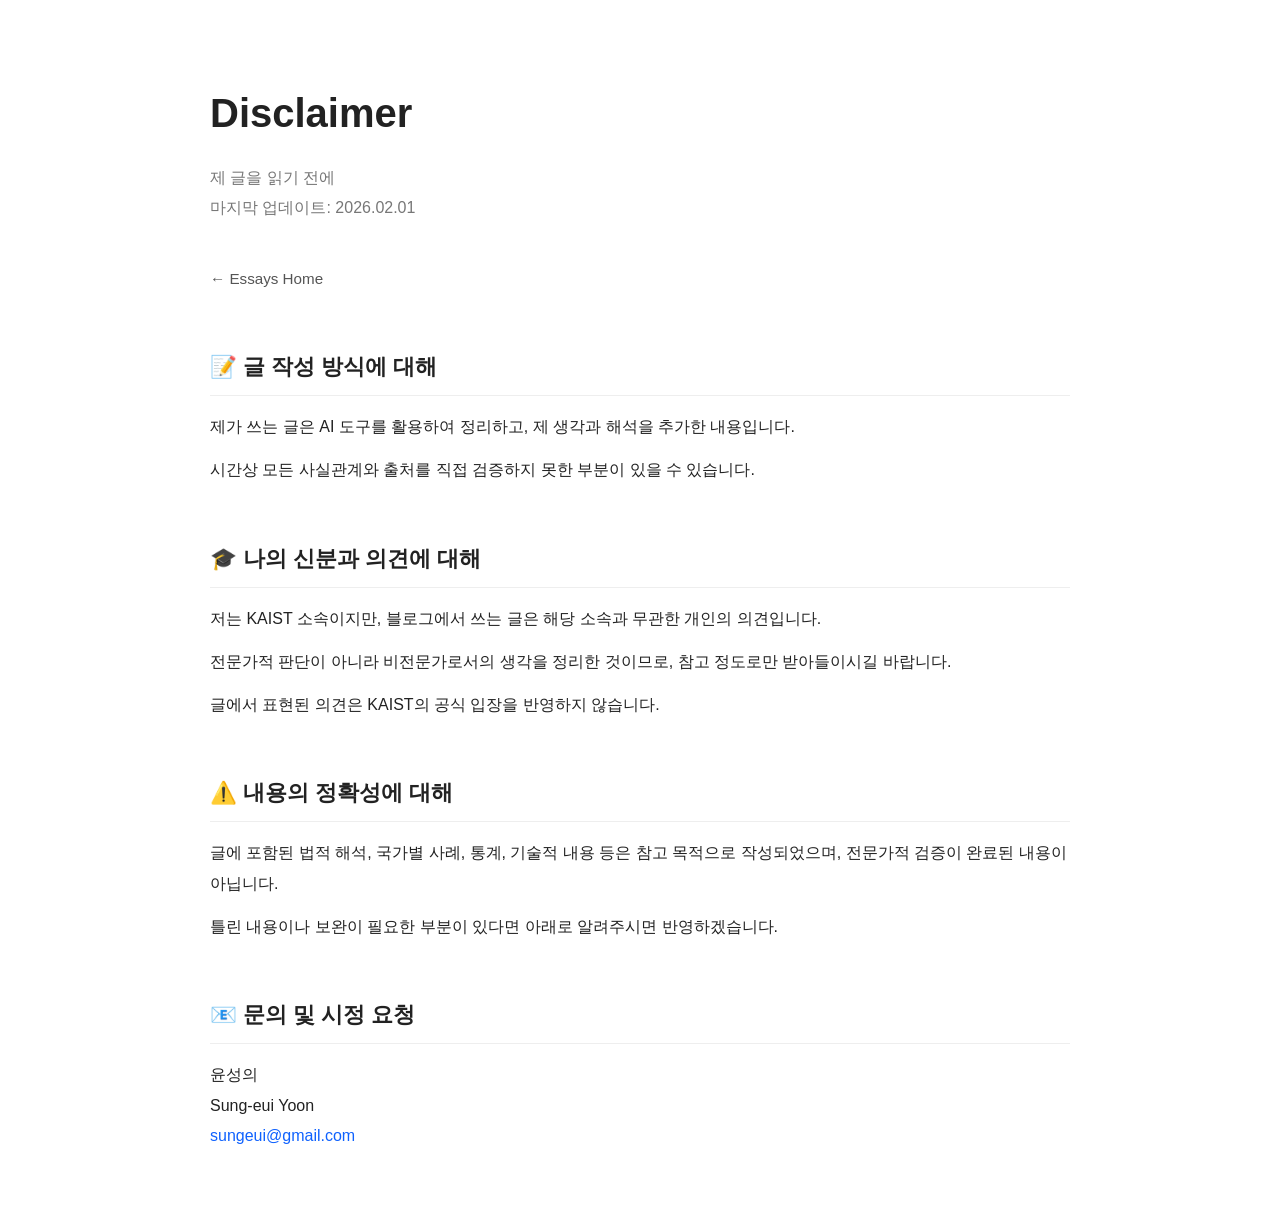
<file: essays/disclaimer.html>
<!DOCTYPE html>
<html lang="ko">
<head>
  <meta charset="UTF-8">
  <meta name="viewport" content="width=device-width, initial-scale=1.0">

  <title>Disclaimer | 윤성의의 잡동사니</title>

  <meta name="description"
        content="윤성의의 잡동사니 Disclaimer">

  <style>

    body {
      max-width: 860px;
      margin: 0 auto;
      padding: 48px 24px;
      font-family: -apple-system, BlinkMacSystemFont, sans-serif;
      line-height: 1.9;
      color: #222;
      background: #fff;
    }

    h1 {
      font-size: 2.5em;
      margin-bottom: 12px;
    }

    h2 {
      margin-top: 52px;
      margin-bottom: 16px;
      font-size: 1.35em;
      border-bottom: 1px solid #eee;
      padding-bottom: 8px;
    }

    p {
      margin: 0.8em 0;
    }

    a {
      color: #0f62fe;
      text-decoration: none;
    }

    a:hover {
      text-decoration: underline;
    }

    .meta {
      color: #777;
      margin-bottom: 40px;
    }

    .top-links {
      margin-top: 20px;
      margin-bottom: 50px;
    }

    .top-links a {
      margin-right: 18px;
      color: #555;
      font-size: 0.95em;
    }

    .top-links a:hover {
      text-decoration: underline;
    }

  </style>
</head>

<body>

  <h1>Disclaimer</h1>

  <div class="meta">
    제 글을 읽기 전에<br>
    마지막 업데이트: 2026.02.01
  </div>

  <div class="top-links">
    <a href="index.html">← Essays Home</a>
  </div>

  <h2>📝 글 작성 방식에 대해</h2>

  <p>
    제가 쓰는 글은 AI 도구를 활용하여 정리하고,
    제 생각과 해석을 추가한 내용입니다.
  </p>

  <p>
    시간상 모든 사실관계와 출처를 직접 검증하지 못한 부분이 있을 수 있습니다.
  </p>

  <h2>🎓 나의 신분과 의견에 대해</h2>

  <p>
    저는 KAIST 소속이지만,
    블로그에서 쓰는 글은 해당 소속과 무관한 개인의 의견입니다.
  </p>

  <p>
    전문가적 판단이 아니라 비전문가로서의 생각을 정리한 것이므로,
    참고 정도로만 받아들이시길 바랍니다.
  </p>

  <p>
    글에서 표현된 의견은 KAIST의 공식 입장을 반영하지 않습니다.
  </p>

  <h2>⚠️ 내용의 정확성에 대해</h2>

  <p>
    글에 포함된 법적 해석, 국가별 사례, 통계,
    기술적 내용 등은 참고 목적으로 작성되었으며,
    전문가적 검증이 완료된 내용이 아닙니다.
  </p>

  <p>
    틀린 내용이나 보완이 필요한 부분이 있다면
    아래로 알려주시면 반영하겠습니다.
  </p>

  <h2>📧 문의 및 시정 요청</h2>

  <p>
    윤성의<br>
    Sung-eui Yoon<br>
    <a href="mailto:sungeui@gmail.com">
      sungeui@gmail.com
    </a>
  </p>

</body>
</html>
</file>
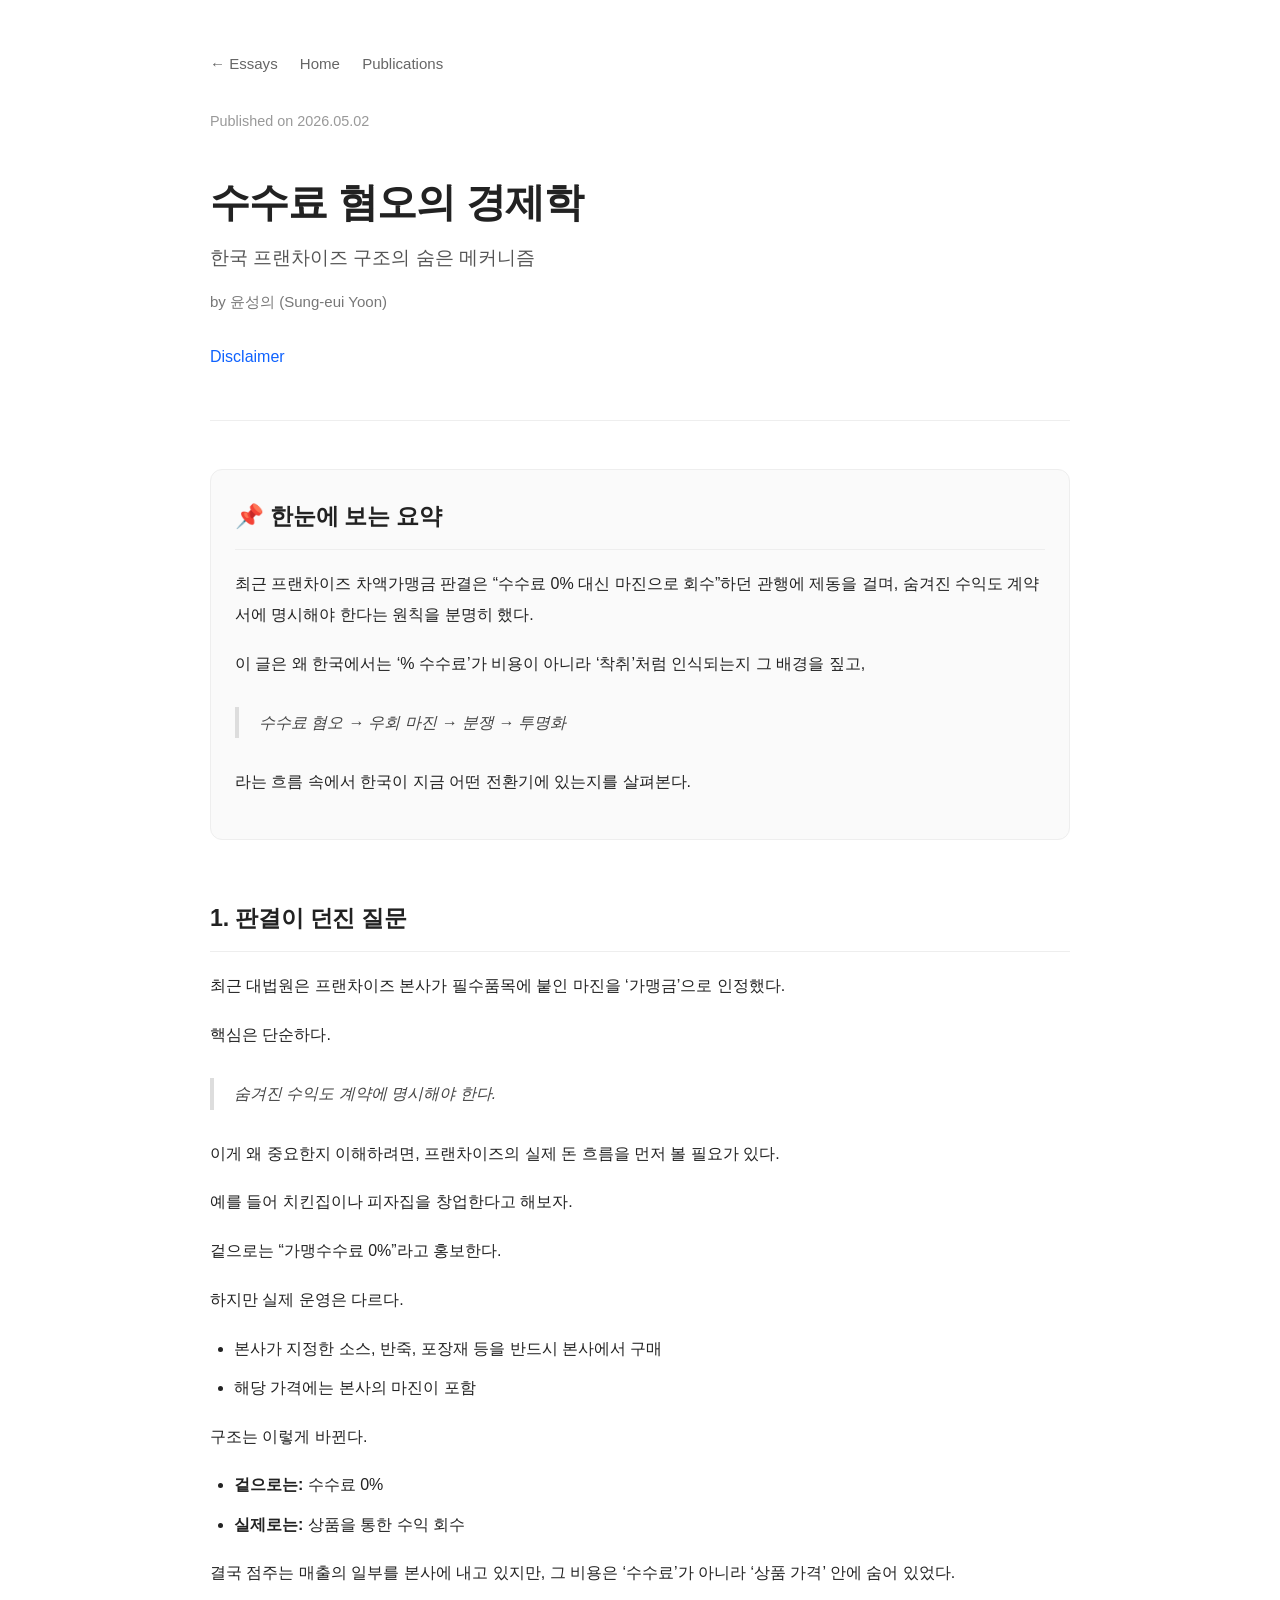
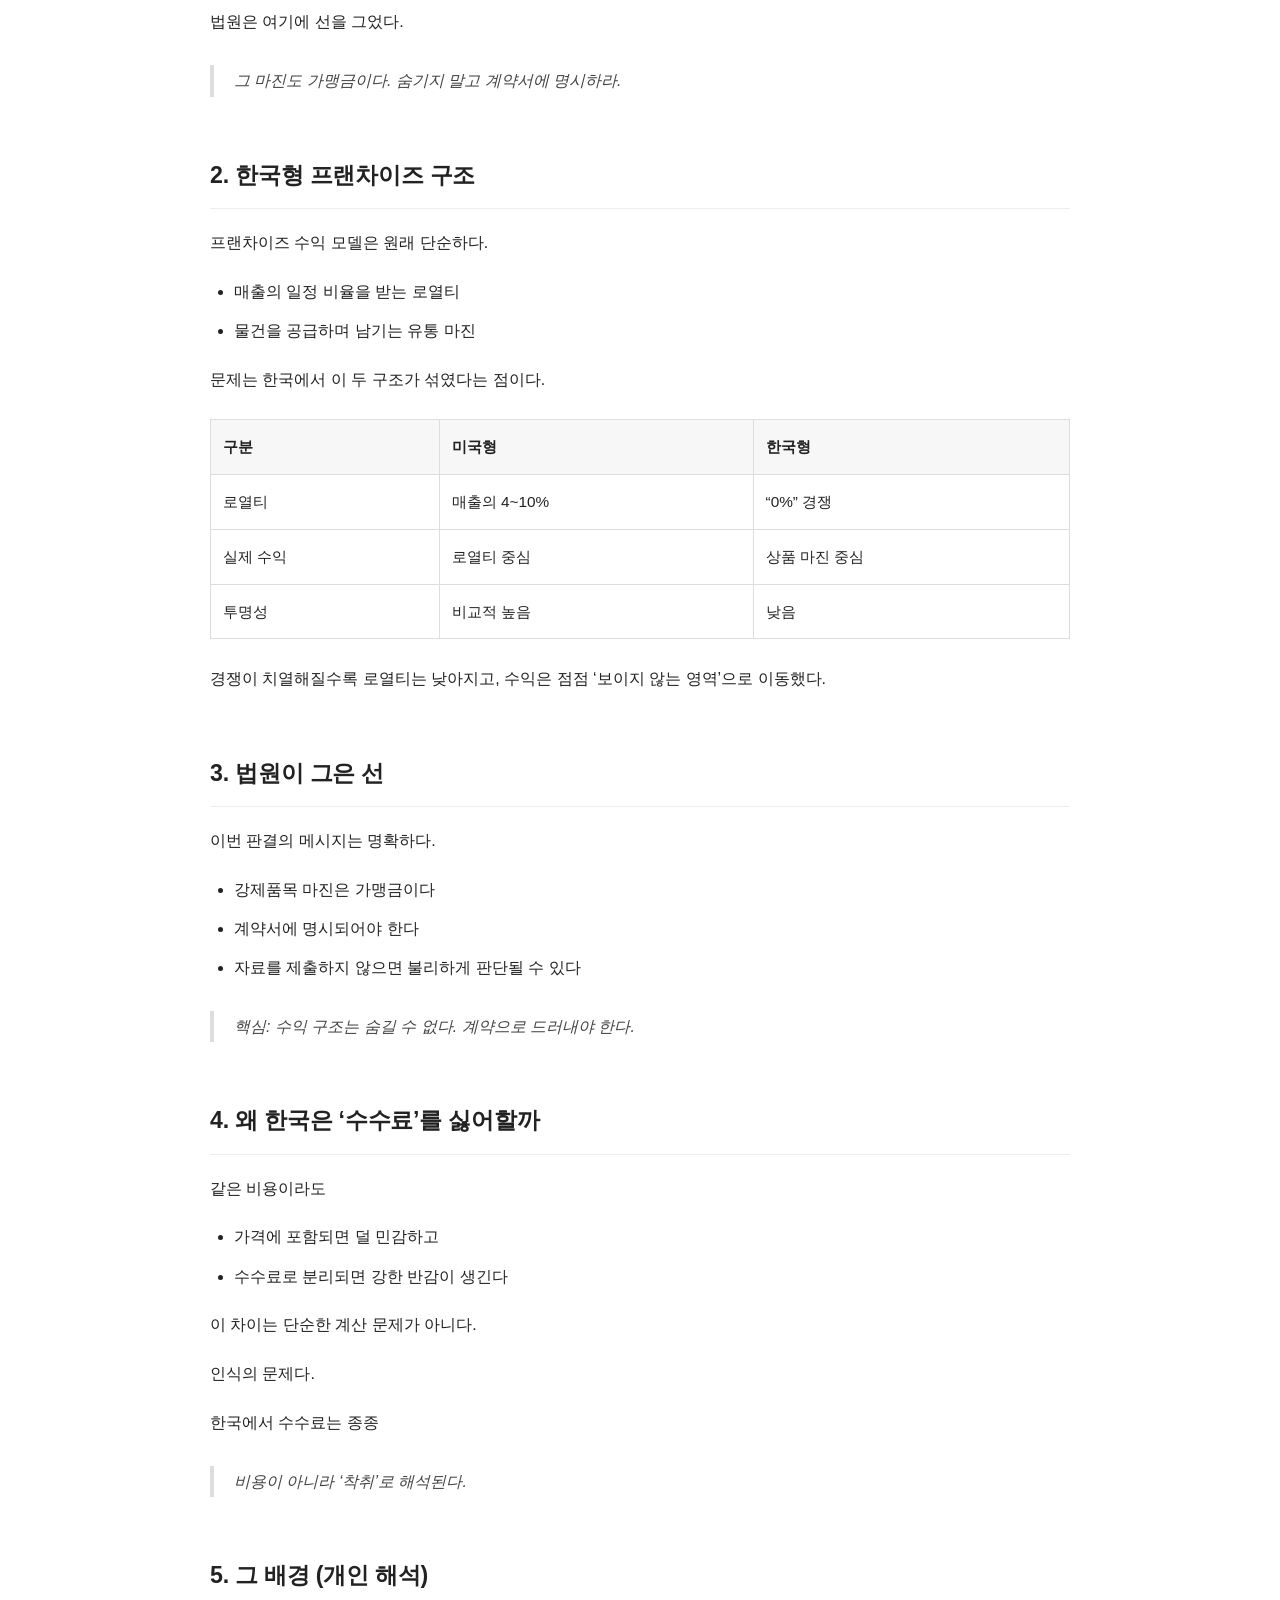
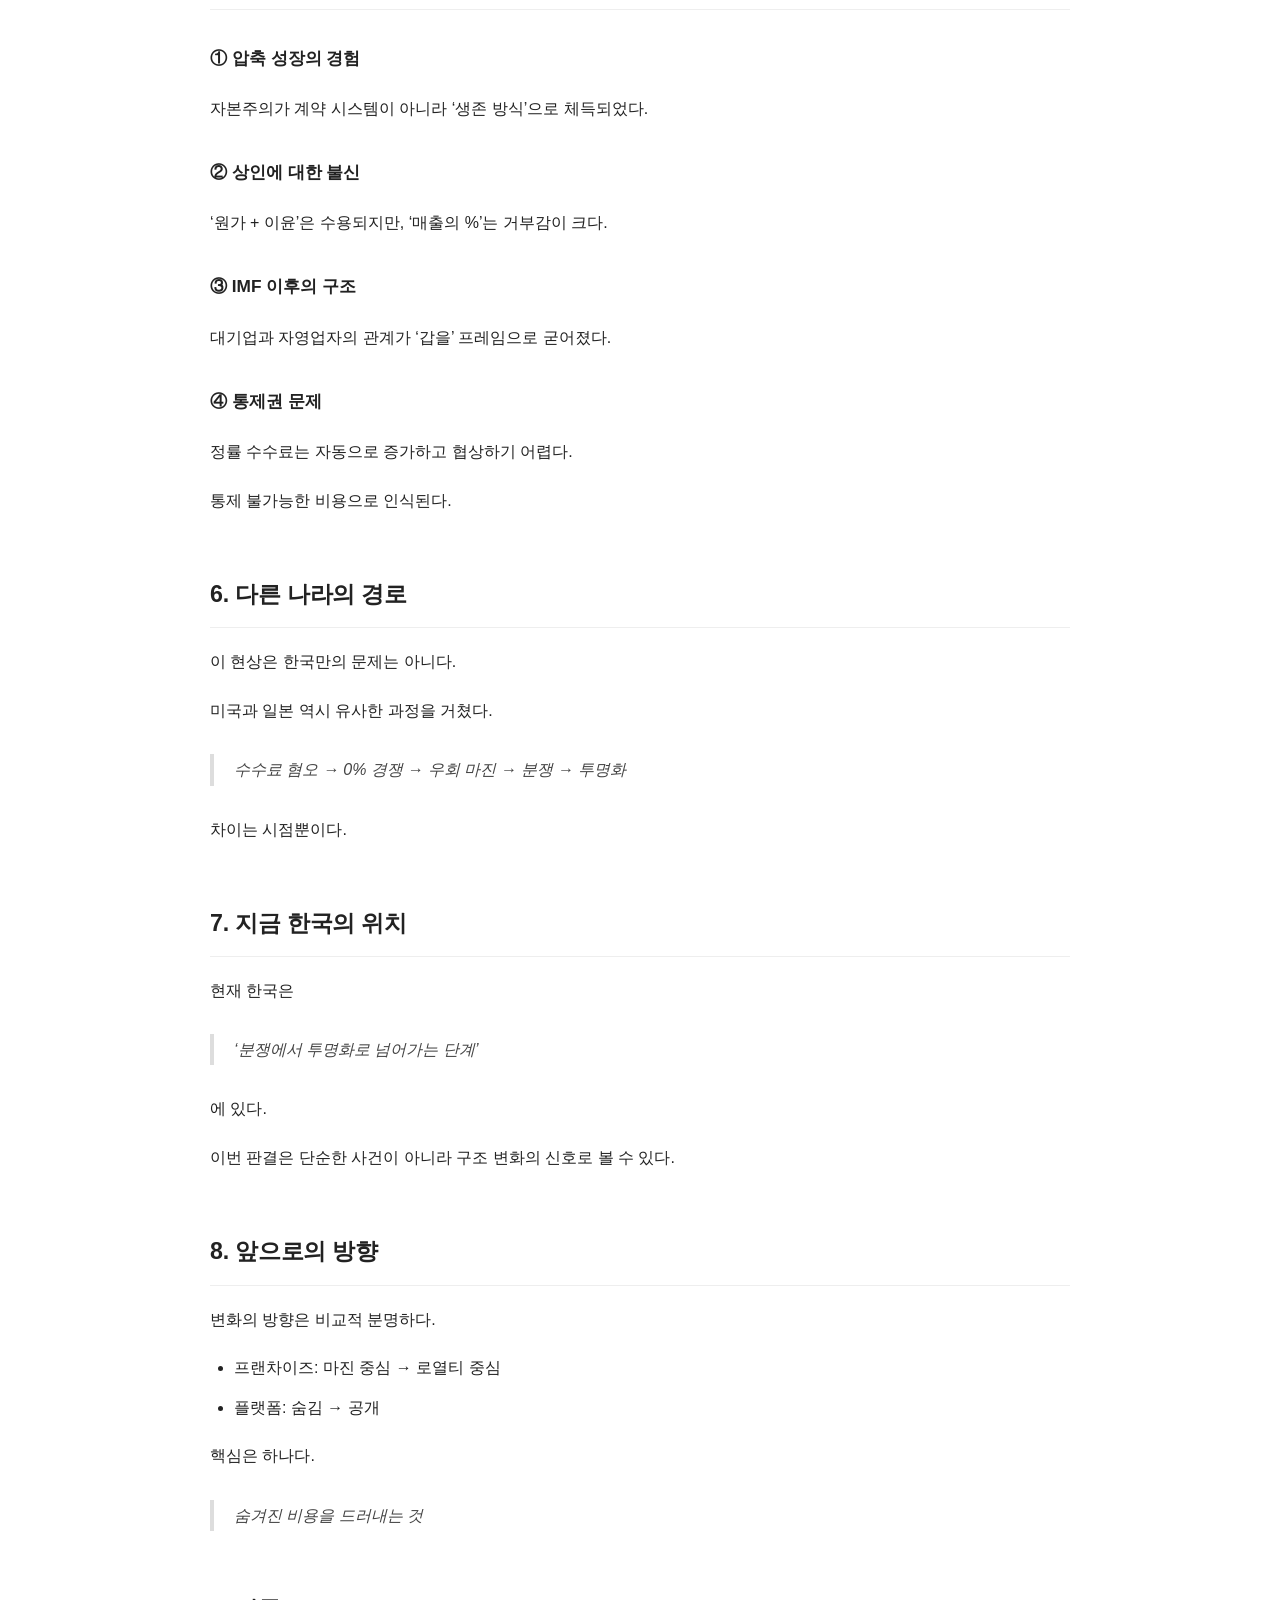
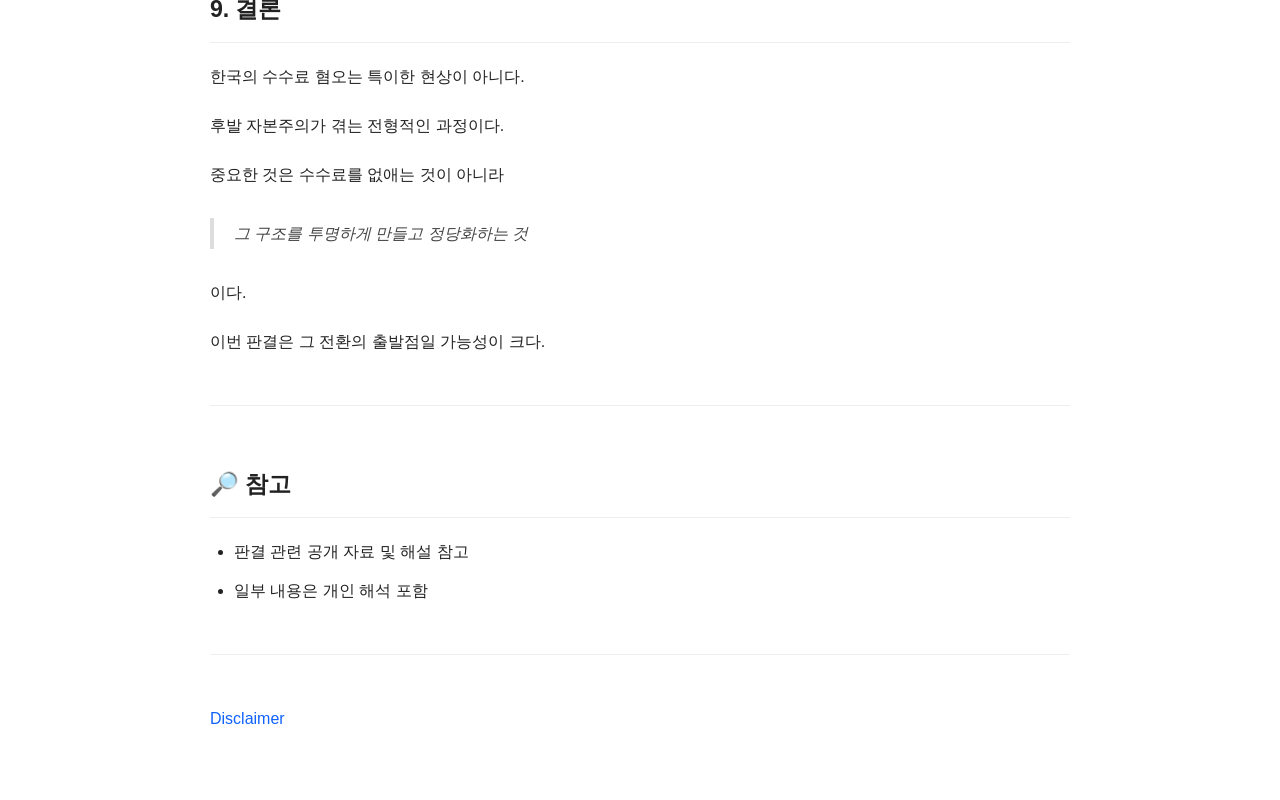
<file: essays/economics-of-fee-aversion.html>
<!DOCTYPE html>
<html lang="ko">
<head>
  <meta charset="UTF-8">
  <meta name="viewport" content="width=device-width, initial-scale=1.0">

  <title>수수료 혐오의 경제학 | 윤성의의 잡동사니</title>

  <meta name="description"
        content="한국 프랜차이즈 구조 속 수수료 혐오와 우회 마진 구조에 대한 분석">

  <link rel="stylesheet" href="style.css">
</head>

<body>

  <div class="top-links">

    <a href="index.html">
      ← Essays
    </a>

    <a href="https://sgvr.kaist.ac.kr/~sungeui/">
      Home
    </a>

    <a href="https://sgvr.kaist.ac.kr/category/papers/paper-international/">
      Publications
    </a>

  </div>

  <div class="meta">
    Published on 2026.05.02
  </div>

  <h1>
    수수료 혐오의 경제학
  </h1>

  <div class="subtitle">
    한국 프랜차이즈 구조의 숨은 메커니즘
  </div>

  <div class="author">
    by 윤성의 (Sung-eui Yoon)
  </div>

  <p>
    <a href="disclaimer.html">
      Disclaimer
    </a>
  </p>

  <hr>

  <div class="summary-box">

    <h2 style="margin-top:0;">
      📌 한눈에 보는 요약
    </h2>

    <p>
      최근 프랜차이즈 차액가맹금 판결은
      “수수료 0% 대신 마진으로 회수”하던 관행에 제동을 걸며,
      숨겨진 수익도 계약서에 명시해야 한다는 원칙을 분명히 했다.
    </p>

    <p>
      이 글은 왜 한국에서는 ‘% 수수료’가 비용이 아니라
      ‘착취’처럼 인식되는지 그 배경을 짚고,
    </p>

    <blockquote>
      수수료 혐오 → 우회 마진 → 분쟁 → 투명화
    </blockquote>

    <p>
      라는 흐름 속에서 한국이 지금 어떤 전환기에 있는지를 살펴본다.
    </p>

  </div>

  <h2>
    1. 판결이 던진 질문
  </h2>

  <p>
    최근 대법원은 프랜차이즈 본사가
    필수품목에 붙인 마진을 ‘가맹금’으로 인정했다.
  </p>

  <p>
    핵심은 단순하다.
  </p>

  <blockquote>
    숨겨진 수익도 계약에 명시해야 한다.
  </blockquote>

  <p>
    이게 왜 중요한지 이해하려면,
    프랜차이즈의 실제 돈 흐름을 먼저 볼 필요가 있다.
  </p>

  <p>
    예를 들어 치킨집이나 피자집을 창업한다고 해보자.
  </p>

  <p>
    겉으로는 “가맹수수료 0%”라고 홍보한다.
  </p>

  <p>
    하지만 실제 운영은 다르다.
  </p>

  <ul>
    <li>본사가 지정한 소스, 반죽, 포장재 등을 반드시 본사에서 구매</li>
    <li>해당 가격에는 본사의 마진이 포함</li>
  </ul>

  <p>
    구조는 이렇게 바뀐다.
  </p>

  <ul>
    <li><strong>겉으로는:</strong> 수수료 0%</li>
    <li><strong>실제로는:</strong> 상품을 통한 수익 회수</li>
  </ul>

  <p>
    결국 점주는 매출의 일부를 본사에 내고 있지만,
    그 비용은 ‘수수료’가 아니라
    ‘상품 가격’ 안에 숨어 있었다.
  </p>

  <p>
    법원은 여기에 선을 그었다.
  </p>

  <blockquote>
    그 마진도 가맹금이다.
    숨기지 말고 계약서에 명시하라.
  </blockquote>

  <h2>
    2. 한국형 프랜차이즈 구조
  </h2>

  <p>
    프랜차이즈 수익 모델은 원래 단순하다.
  </p>

  <ul>
    <li>매출의 일정 비율을 받는 로열티</li>
    <li>물건을 공급하며 남기는 유통 마진</li>
  </ul>

  <p>
    문제는 한국에서 이 두 구조가 섞였다는 점이다.
  </p>

  <table>
    <tr>
      <th>구분</th>
      <th>미국형</th>
      <th>한국형</th>
    </tr>

    <tr>
      <td>로열티</td>
      <td>매출의 4~10%</td>
      <td>“0%” 경쟁</td>
    </tr>

    <tr>
      <td>실제 수익</td>
      <td>로열티 중심</td>
      <td>상품 마진 중심</td>
    </tr>

    <tr>
      <td>투명성</td>
      <td>비교적 높음</td>
      <td>낮음</td>
    </tr>
  </table>

  <p>
    경쟁이 치열해질수록 로열티는 낮아지고,
    수익은 점점 ‘보이지 않는 영역’으로 이동했다.
  </p>

  <h2>
    3. 법원이 그은 선
  </h2>

  <p>
    이번 판결의 메시지는 명확하다.
  </p>

  <ul>
    <li>강제품목 마진은 가맹금이다</li>
    <li>계약서에 명시되어야 한다</li>
    <li>자료를 제출하지 않으면 불리하게 판단될 수 있다</li>
  </ul>

  <blockquote>
    핵심: 수익 구조는 숨길 수 없다.
    계약으로 드러내야 한다.
  </blockquote>

  <h2>
    4. 왜 한국은 ‘수수료’를 싫어할까
  </h2>

  <p>
    같은 비용이라도
  </p>

  <ul>
    <li>가격에 포함되면 덜 민감하고</li>
    <li>수수료로 분리되면 강한 반감이 생긴다</li>
  </ul>

  <p>
    이 차이는 단순한 계산 문제가 아니다.
  </p>

  <p>
    인식의 문제다.
  </p>

  <p>
    한국에서 수수료는 종종
  </p>

  <blockquote>
    비용이 아니라 ‘착취’로 해석된다.
  </blockquote>

  <h2>
    5. 그 배경 (개인 해석)
  </h2>

  <h3>① 압축 성장의 경험</h3>

  <p>
    자본주의가 계약 시스템이 아니라
    ‘생존 방식’으로 체득되었다.
  </p>

  <h3>② 상인에 대한 불신</h3>

  <p>
    ‘원가 + 이윤’은 수용되지만,
    ‘매출의 %’는 거부감이 크다.
  </p>

  <h3>③ IMF 이후의 구조</h3>

  <p>
    대기업과 자영업자의 관계가
    ‘갑을’ 프레임으로 굳어졌다.
  </p>

  <h3>④ 통제권 문제</h3>

  <p>
    정률 수수료는 자동으로 증가하고
    협상하기 어렵다.
  </p>

  <p>
    통제 불가능한 비용으로 인식된다.
  </p>

  <h2>
    6. 다른 나라의 경로
  </h2>

  <p>
    이 현상은 한국만의 문제는 아니다.
  </p>

  <p>
    미국과 일본 역시 유사한 과정을 거쳤다.
  </p>

  <blockquote>
    수수료 혐오 → 0% 경쟁 → 우회 마진 → 분쟁 → 투명화
  </blockquote>

  <p>
    차이는 시점뿐이다.
  </p>

  <h2>
    7. 지금 한국의 위치
  </h2>

  <p>
    현재 한국은
  </p>

  <blockquote>
    ‘분쟁에서 투명화로 넘어가는 단계’
  </blockquote>

  <p>
    에 있다.
  </p>

  <p>
    이번 판결은 단순한 사건이 아니라
    구조 변화의 신호로 볼 수 있다.
  </p>

  <h2>
    8. 앞으로의 방향
  </h2>

  <p>
    변화의 방향은 비교적 분명하다.
  </p>

  <ul>
    <li>프랜차이즈: 마진 중심 → 로열티 중심</li>
    <li>플랫폼: 숨김 → 공개</li>
  </ul>

  <p>
    핵심은 하나다.
  </p>

  <blockquote>
    숨겨진 비용을 드러내는 것
  </blockquote>

  <h2>
    9. 결론
  </h2>

  <p>
    한국의 수수료 혐오는 특이한 현상이 아니다.
  </p>

  <p>
    후발 자본주의가 겪는 전형적인 과정이다.
  </p>

  <p>
    중요한 것은 수수료를 없애는 것이 아니라
  </p>

  <blockquote>
    그 구조를 투명하게 만들고 정당화하는 것
  </blockquote>

  <p>
    이다.
  </p>

  <p>
    이번 판결은 그 전환의 출발점일 가능성이 크다.
  </p>

  <hr>

  <h2>
    🔎 참고
  </h2>

  <ul>
    <li>판결 관련 공개 자료 및 해설 참고</li>
    <li>일부 내용은 개인 해석 포함</li>
  </ul>

  <hr>

  <p>
    <a href="disclaimer.html">
      Disclaimer
    </a>
  </p>

</body>
</html>
</file>
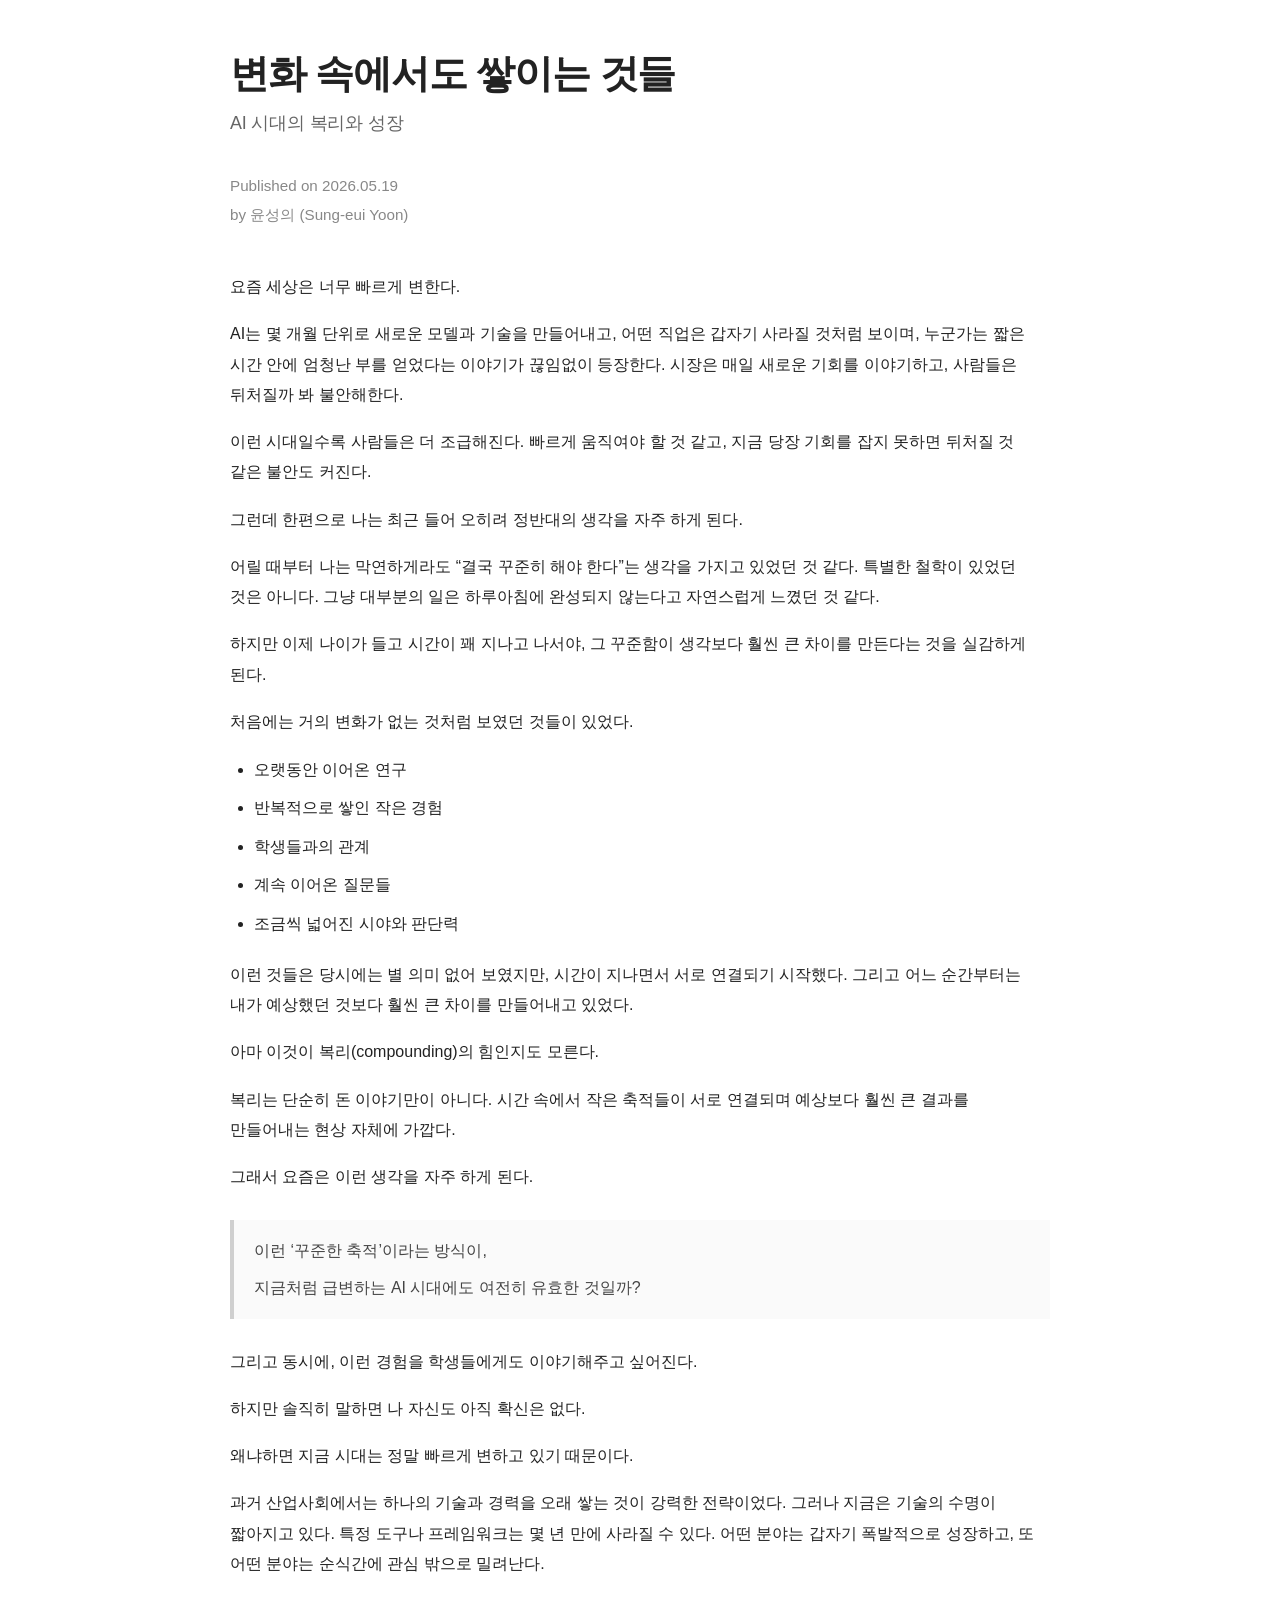
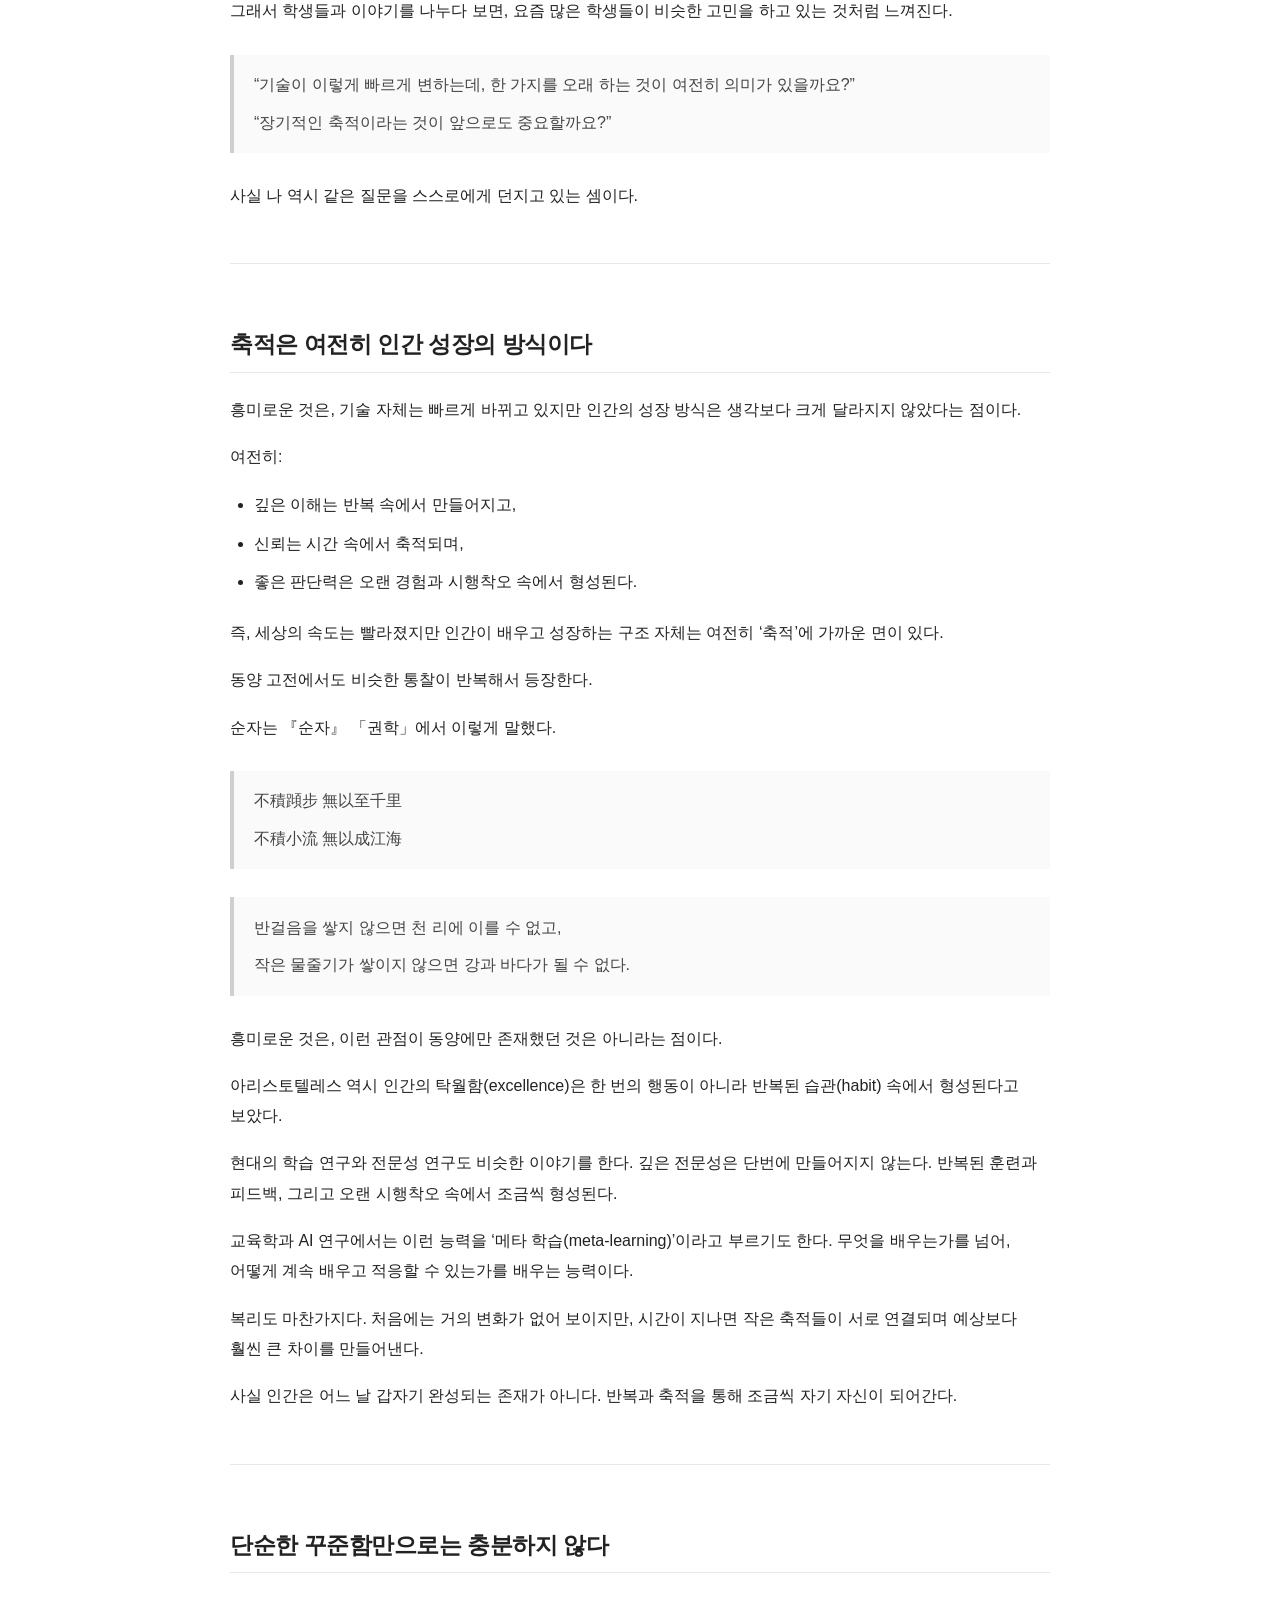
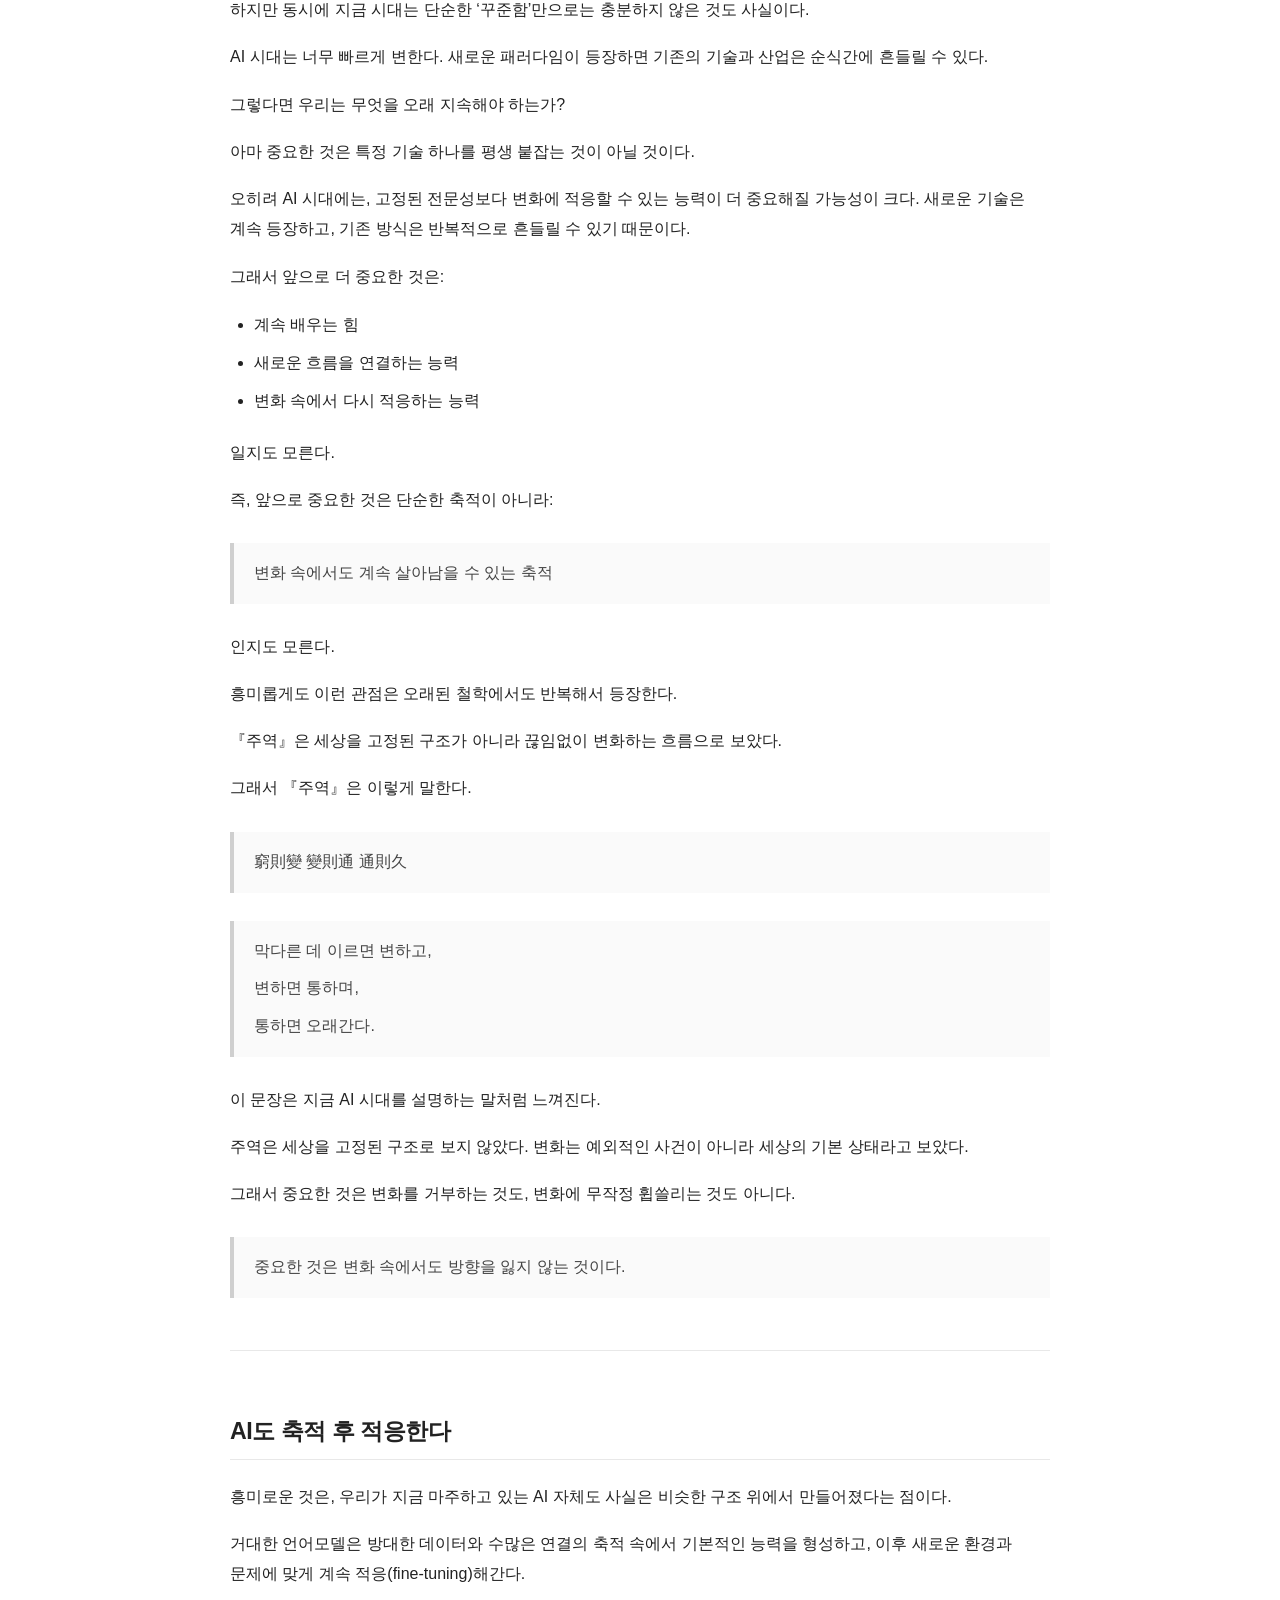
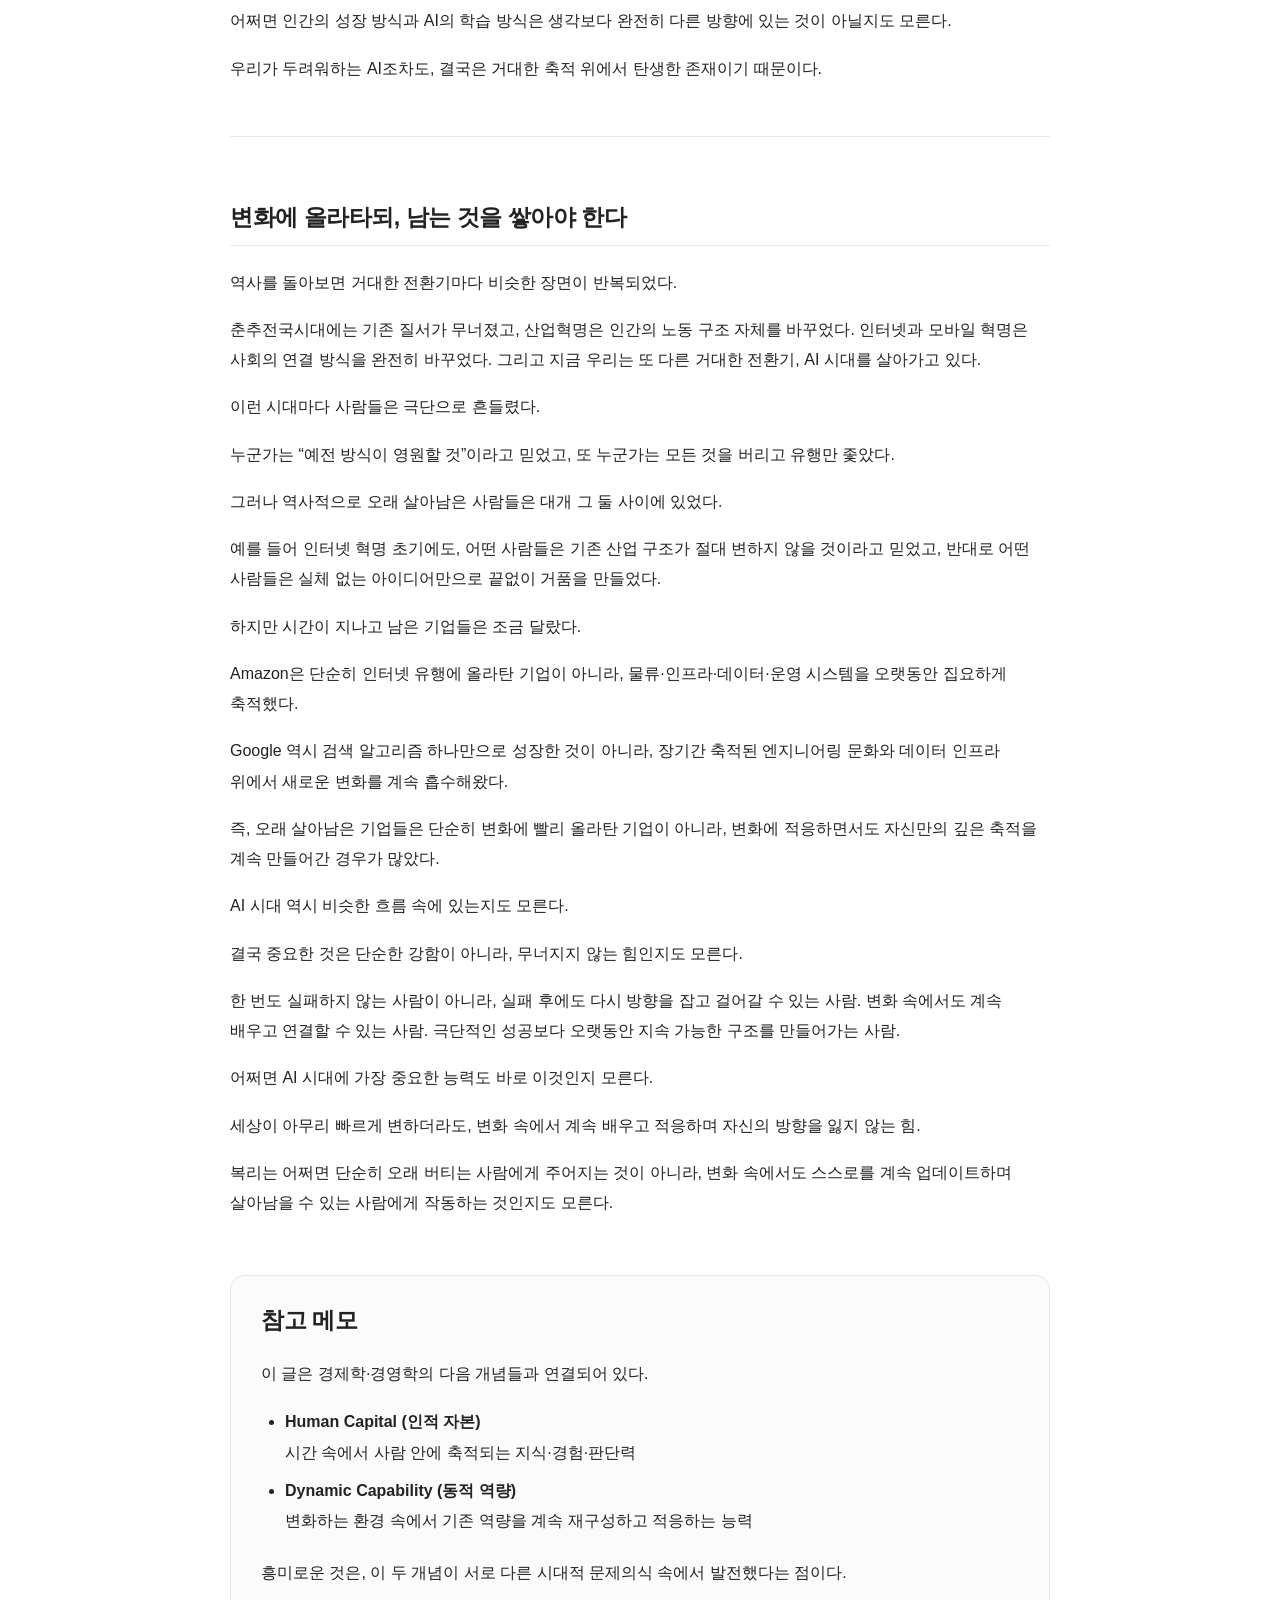
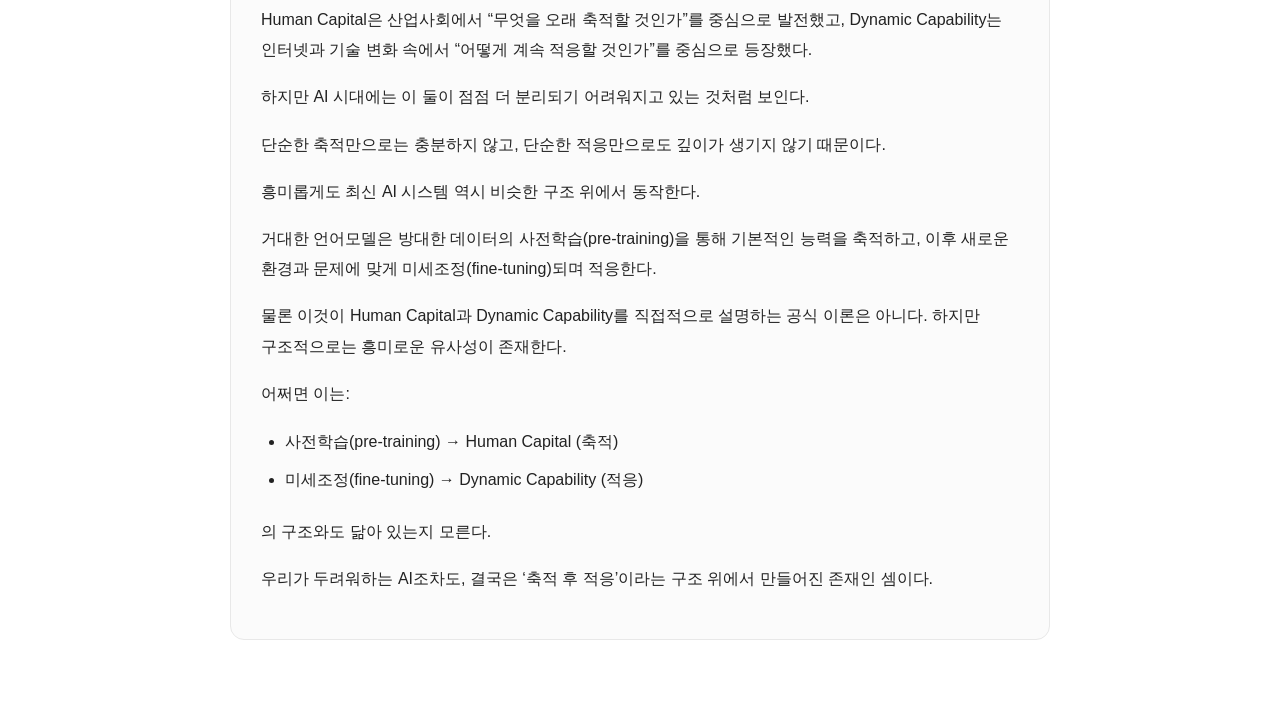
<file: essays/things-that-accumulate-amid-change.html>
<!DOCTYPE html>
<html lang="ko">
<head>
  <meta charset="UTF-8" />
  <meta name="viewport" content="width=device-width, initial-scale=1.0" />
  <title>변화 속에서도 쌓이는 것들 | AI 시대의 복리와 성장</title>
  <style>
    :root {
      --text: #222;
      --muted: #666;
      --light: #888;
      --border: #e8e8e8;
      --quote-bg: #fafafa;
      --accent-bg: #f7f7f7;
    }

    body {
      font-family: -apple-system, BlinkMacSystemFont, "Segoe UI", Roboto, "Noto Sans KR", "Apple SD Gothic Neo", sans-serif;
      line-height: 1.9;
      max-width: 820px;
      margin: 0 auto;
      padding: 48px 24px 80px;
      color: var(--text);
      background: #fff;
      word-break: keep-all;
    }

    h1 {
      font-size: 2.45rem;
      line-height: 1.32;
      margin: 0 0 0.4rem;
      letter-spacing: -0.03em;
    }

    h2 {
      margin-top: 64px;
      margin-bottom: 22px;
      font-size: 1.45rem;
      line-height: 1.45;
      border-bottom: 1px solid var(--border);
      padding-bottom: 10px;
      letter-spacing: -0.02em;
    }

    h3 {
      margin-top: 48px;
      margin-bottom: 16px;
      font-size: 1.2rem;
      letter-spacing: -0.02em;
    }

    p {
      margin: 1.05em 0;
    }

    .subtitle {
      color: var(--muted);
      font-size: 1.12rem;
      margin-bottom: 32px;
      letter-spacing: -0.01em;
    }

    .meta {
      color: var(--light);
      margin-bottom: 42px;
      font-size: 0.95rem;
    }

    blockquote {
      border-left: 4px solid #cfcfcf;
      margin: 28px 0;
      padding: 8px 20px;
      color: #444;
      background: var(--quote-bg);
    }

    blockquote p {
      margin: 0.45em 0;
    }

    ul {
      padding-left: 24px;
      margin: 1.1em 0 1.3em;
    }

    li {
      margin-bottom: 8px;
    }

    hr {
      border: none;
      border-top: 1px solid var(--border);
      margin: 52px 0;
    }

    .lead-quote {
      font-size: 1.16rem;
      font-weight: 500;
      color: #333;
      margin: 40px 0;
      padding: 24px;
      background: var(--accent-bg);
      border-radius: 12px;
    }

    .note {
      margin-top: 56px;
      padding: 28px 30px;
      background: #fbfbfb;
      border: 1px solid var(--border);
      border-radius: 14px;
    }

    .note h2 {
      margin-top: 0;
      border-bottom: none;
      padding-bottom: 0;
    }

    .concept {
      font-weight: 600;
    }

    @media (max-width: 640px) {
      body {
        padding: 36px 20px 64px;
        line-height: 1.85;
      }

      h1 {
        font-size: 2rem;
      }

      h2 {
        font-size: 1.32rem;
        margin-top: 52px;
      }

      .lead-quote {
        padding: 20px;
      }
    }
  </style>
</head>
<body>

  <h1>변화 속에서도 쌓이는 것들</h1>
  <div class="subtitle">AI 시대의 복리와 성장</div>

  <div class="meta">
    Published on 2026.05.19<br />
    by 윤성의 (Sung-eui Yoon)
  </div>

  <p>
    요즘 세상은 너무 빠르게 변한다.
  </p>

  <p>
    AI는 몇 개월 단위로 새로운 모델과 기술을 만들어내고, 어떤 직업은 갑자기 사라질 것처럼 보이며,
    누군가는 짧은 시간 안에 엄청난 부를 얻었다는 이야기가 끊임없이 등장한다. 시장은 매일 새로운 기회를 이야기하고,
    사람들은 뒤처질까 봐 불안해한다.
  </p>

  <p>
    이런 시대일수록 사람들은 더 조급해진다. 빠르게 움직여야 할 것 같고, 지금 당장 기회를 잡지 못하면 뒤처질 것 같은 불안도 커진다.
  </p>

  <p>
    그런데 한편으로 나는 최근 들어 오히려 정반대의 생각을 자주 하게 된다.
  </p>

  <p>
    어릴 때부터 나는 막연하게라도 “결국 꾸준히 해야 한다”는 생각을 가지고 있었던 것 같다.
    특별한 철학이 있었던 것은 아니다. 그냥 대부분의 일은 하루아침에 완성되지 않는다고 자연스럽게 느꼈던 것 같다.
  </p>

  <p>
    하지만 이제 나이가 들고 시간이 꽤 지나고 나서야, 그 꾸준함이 생각보다 훨씬 큰 차이를 만든다는 것을 실감하게 된다.
  </p>

  <p>
    처음에는 거의 변화가 없는 것처럼 보였던 것들이 있었다.
  </p>

  <ul>
    <li>오랫동안 이어온 연구</li>
    <li>반복적으로 쌓인 작은 경험</li>
    <li>학생들과의 관계</li>
    <li>계속 이어온 질문들</li>
    <li>조금씩 넓어진 시야와 판단력</li>
  </ul>

  <p>
    이런 것들은 당시에는 별 의미 없어 보였지만, 시간이 지나면서 서로 연결되기 시작했다.
    그리고 어느 순간부터는 내가 예상했던 것보다 훨씬 큰 차이를 만들어내고 있었다.
  </p>

  <p>
    아마 이것이 복리(compounding)의 힘인지도 모른다.
  </p>

  <p>
    복리는 단순히 돈 이야기만이 아니다. 시간 속에서 작은 축적들이 서로 연결되며 예상보다 훨씬 큰 결과를 만들어내는 현상 자체에 가깝다.
  </p>

  <p>
    그래서 요즘은 이런 생각을 자주 하게 된다.
  </p>

  <blockquote>
    <p>이런 ‘꾸준한 축적’이라는 방식이,</p>
    <p>지금처럼 급변하는 AI 시대에도 여전히 유효한 것일까?</p>
  </blockquote>

  <p>
    그리고 동시에, 이런 경험을 학생들에게도 이야기해주고 싶어진다.
  </p>

  <p>
    하지만 솔직히 말하면 나 자신도 아직 확신은 없다.
  </p>

  <p>
    왜냐하면 지금 시대는 정말 빠르게 변하고 있기 때문이다.
  </p>

  <p>
    과거 산업사회에서는 하나의 기술과 경력을 오래 쌓는 것이 강력한 전략이었다. 그러나 지금은 기술의 수명이 짧아지고 있다.
    특정 도구나 프레임워크는 몇 년 만에 사라질 수 있다. 어떤 분야는 갑자기 폭발적으로 성장하고, 또 어떤 분야는 순식간에 관심 밖으로 밀려난다.
  </p>

  <p>
    그래서 학생들과 이야기를 나누다 보면, 요즘 많은 학생들이 비슷한 고민을 하고 있는 것처럼 느껴진다.
  </p>

  <blockquote>
    <p>“기술이 이렇게 빠르게 변하는데, 한 가지를 오래 하는 것이 여전히 의미가 있을까요?”</p>
    <p>“장기적인 축적이라는 것이 앞으로도 중요할까요?”</p>
  </blockquote>

  <p>
    사실 나 역시 같은 질문을 스스로에게 던지고 있는 셈이다.
  </p>

  <hr />

  <h2>축적은 여전히 인간 성장의 방식이다</h2>

  <p>
    흥미로운 것은, 기술 자체는 빠르게 바뀌고 있지만 인간의 성장 방식은 생각보다 크게 달라지지 않았다는 점이다.
  </p>

  <p>
    여전히:
  </p>

  <ul>
    <li>깊은 이해는 반복 속에서 만들어지고,</li>
    <li>신뢰는 시간 속에서 축적되며,</li>
    <li>좋은 판단력은 오랜 경험과 시행착오 속에서 형성된다.</li>
  </ul>

  <p>
    즉, 세상의 속도는 빨라졌지만 인간이 배우고 성장하는 구조 자체는 여전히 ‘축적’에 가까운 면이 있다.
  </p>

  <p>
    동양 고전에서도 비슷한 통찰이 반복해서 등장한다.
  </p>

  <p>
    순자는 『순자』 「권학」에서 이렇게 말했다.
  </p>

  <blockquote>
    <p>不積蹞步 無以至千里</p>
    <p>不積小流 無以成江海</p>
  </blockquote>

  <blockquote>
    <p>반걸음을 쌓지 않으면 천 리에 이를 수 없고,</p>
    <p>작은 물줄기가 쌓이지 않으면 강과 바다가 될 수 없다.</p>
  </blockquote>

  <p>
    흥미로운 것은, 이런 관점이 동양에만 존재했던 것은 아니라는 점이다.
  </p>

  <p>
    아리스토텔레스 역시 인간의 탁월함(excellence)은 한 번의 행동이 아니라 반복된 습관(habit) 속에서 형성된다고 보았다.
  </p>

  <p>
    현대의 학습 연구와 전문성 연구도 비슷한 이야기를 한다. 깊은 전문성은 단번에 만들어지지 않는다.
    반복된 훈련과 피드백, 그리고 오랜 시행착오 속에서 조금씩 형성된다.
  </p>

  <p>
    교육학과 AI 연구에서는 이런 능력을 ‘메타 학습(meta-learning)’이라고 부르기도 한다.
    무엇을 배우는가를 넘어, 어떻게 계속 배우고 적응할 수 있는가를 배우는 능력이다.
  </p>

  <p>
    복리도 마찬가지다. 처음에는 거의 변화가 없어 보이지만,
    시간이 지나면 작은 축적들이 서로 연결되며 예상보다 훨씬 큰 차이를 만들어낸다.
  </p>

  <p>
    사실 인간은 어느 날 갑자기 완성되는 존재가 아니다.
    반복과 축적을 통해 조금씩 자기 자신이 되어간다.
  </p>

  <hr />

  <h2>단순한 꾸준함만으로는 충분하지 않다</h2>

  <p>
    하지만 동시에 지금 시대는 단순한 ‘꾸준함’만으로는 충분하지 않은 것도 사실이다.
  </p>

  <p>
    AI 시대는 너무 빠르게 변한다. 새로운 패러다임이 등장하면 기존의 기술과 산업은 순식간에 흔들릴 수 있다.
  </p>

  <p>
    그렇다면 우리는 무엇을 오래 지속해야 하는가?
  </p>

  <p>
    아마 중요한 것은 특정 기술 하나를 평생 붙잡는 것이 아닐 것이다.
  </p>

  <p>
    오히려 AI 시대에는, 고정된 전문성보다 변화에 적응할 수 있는 능력이 더 중요해질 가능성이 크다.
    새로운 기술은 계속 등장하고, 기존 방식은 반복적으로 흔들릴 수 있기 때문이다.
  </p>

  <p>
    그래서 앞으로 더 중요한 것은:
  </p>

  <ul>
    <li>계속 배우는 힘</li>
    <li>새로운 흐름을 연결하는 능력</li>
    <li>변화 속에서 다시 적응하는 능력</li>
  </ul>

  <p>
    일지도 모른다.
  </p>

  <p>
    즉, 앞으로 중요한 것은 단순한 축적이 아니라:
  </p>

  <blockquote>
    <p>변화 속에서도 계속 살아남을 수 있는 축적</p>
  </blockquote>

  <p>
    인지도 모른다.
  </p>

  <p>
    흥미롭게도 이런 관점은 오래된 철학에서도 반복해서 등장한다.
  </p>

  <p>
    『주역』은 세상을 고정된 구조가 아니라 끊임없이 변화하는 흐름으로 보았다.
  </p>

  <p>
    그래서 『주역』은 이렇게 말한다.
  </p>

  <blockquote>
    <p>窮則變 變則通 通則久</p>
  </blockquote>

  <blockquote>
    <p>막다른 데 이르면 변하고,</p>
    <p>변하면 통하며,</p>
    <p>통하면 오래간다.</p>
  </blockquote>

  <p>
    이 문장은 지금 AI 시대를 설명하는 말처럼 느껴진다.
  </p>

  <p>
    주역은 세상을 고정된 구조로 보지 않았다. 변화는 예외적인 사건이 아니라 세상의 기본 상태라고 보았다.
  </p>

  <p>
    그래서 중요한 것은 변화를 거부하는 것도, 변화에 무작정 휩쓸리는 것도 아니다.
  </p>

  <blockquote>
    <p>중요한 것은 변화 속에서도 방향을 잃지 않는 것이다.</p>
  </blockquote>

  <hr />

  <h2>AI도 축적 후 적응한다</h2>

  <p>
    흥미로운 것은, 우리가 지금 마주하고 있는 AI 자체도 사실은 비슷한 구조 위에서 만들어졌다는 점이다.
  </p>

  <p>
    거대한 언어모델은 방대한 데이터와 수많은 연결의 축적 속에서 기본적인 능력을 형성하고,
    이후 새로운 환경과 문제에 맞게 계속 적응(fine-tuning)해간다.
  </p>

  <p>
    어쩌면 인간의 성장 방식과 AI의 학습 방식은 생각보다 완전히 다른 방향에 있는 것이 아닐지도 모른다.
  </p>

  <p>
    우리가 두려워하는 AI조차도, 결국은 거대한 축적 위에서 탄생한 존재이기 때문이다.
  </p>

  <hr />

  <h2>변화에 올라타되, 남는 것을 쌓아야 한다</h2>

  <p>
    역사를 돌아보면 거대한 전환기마다 비슷한 장면이 반복되었다.
  </p>

  <p>
    춘추전국시대에는 기존 질서가 무너졌고, 산업혁명은 인간의 노동 구조 자체를 바꾸었다.
    인터넷과 모바일 혁명은 사회의 연결 방식을 완전히 바꾸었다.
    그리고 지금 우리는 또 다른 거대한 전환기, AI 시대를 살아가고 있다.
  </p>

  <p>
    이런 시대마다 사람들은 극단으로 흔들렸다.
  </p>

  <p>
    누군가는 “예전 방식이 영원할 것”이라고 믿었고,
    또 누군가는 모든 것을 버리고 유행만 좇았다.
  </p>

  <p>
    그러나 역사적으로 오래 살아남은 사람들은 대개 그 둘 사이에 있었다.
  </p>

  <p>
    예를 들어 인터넷 혁명 초기에도, 어떤 사람들은 기존 산업 구조가 절대 변하지 않을 것이라고 믿었고,
    반대로 어떤 사람들은 실체 없는 아이디어만으로 끝없이 거품을 만들었다.
  </p>

  <p>
    하지만 시간이 지나고 남은 기업들은 조금 달랐다.
  </p>

  <p>
    Amazon은 단순히 인터넷 유행에 올라탄 기업이 아니라, 물류·인프라·데이터·운영 시스템을 오랫동안 집요하게 축적했다.
  </p>

  <p>
    Google 역시 검색 알고리즘 하나만으로 성장한 것이 아니라,
    장기간 축적된 엔지니어링 문화와 데이터 인프라 위에서 새로운 변화를 계속 흡수해왔다.
  </p>

  <p>
    즉, 오래 살아남은 기업들은 단순히 변화에 빨리 올라탄 기업이 아니라,
    변화에 적응하면서도 자신만의 깊은 축적을 계속 만들어간 경우가 많았다.
  </p>

  <p>
    AI 시대 역시 비슷한 흐름 속에 있는지도 모른다.
  </p>

  <p>
    결국 중요한 것은 단순한 강함이 아니라, 무너지지 않는 힘인지도 모른다.
  </p>

  <p>
    한 번도 실패하지 않는 사람이 아니라, 실패 후에도 다시 방향을 잡고 걸어갈 수 있는 사람.
    변화 속에서도 계속 배우고 연결할 수 있는 사람.
    극단적인 성공보다 오랫동안 지속 가능한 구조를 만들어가는 사람.
  </p>

  <p>
    어쩌면 AI 시대에 가장 중요한 능력도 바로 이것인지 모른다.
  </p>

  <p>
    세상이 아무리 빠르게 변하더라도, 변화 속에서 계속 배우고 적응하며 자신의 방향을 잃지 않는 힘.
  </p>

  <p>
    복리는 어쩌면 단순히 오래 버티는 사람에게 주어지는 것이 아니라,
    변화 속에서도 스스로를 계속 업데이트하며 살아남을 수 있는 사람에게 작동하는 것인지도 모른다.
  </p>

  <div class="note">
    <h2>참고 메모</h2>

    <p>
      이 글은 경제학·경영학의 다음 개념들과 연결되어 있다.
    </p>

    <ul>
      <li>
        <span class="concept">Human Capital (인적 자본)</span><br />
        시간 속에서 사람 안에 축적되는 지식·경험·판단력
      </li>
      <li>
        <span class="concept">Dynamic Capability (동적 역량)</span><br />
        변화하는 환경 속에서 기존 역량을 계속 재구성하고 적응하는 능력
      </li>
    </ul>

    <p>
      흥미로운 것은, 이 두 개념이 서로 다른 시대적 문제의식 속에서 발전했다는 점이다.
    </p>

    <p>
      Human Capital은 산업사회에서 “무엇을 오래 축적할 것인가”를 중심으로 발전했고,
      Dynamic Capability는 인터넷과 기술 변화 속에서 “어떻게 계속 적응할 것인가”를 중심으로 등장했다.
    </p>

    <p>
      하지만 AI 시대에는 이 둘이 점점 더 분리되기 어려워지고 있는 것처럼 보인다.
    </p>

    <p>
      단순한 축적만으로는 충분하지 않고, 단순한 적응만으로도 깊이가 생기지 않기 때문이다.
    </p>

    <p>
      흥미롭게도 최신 AI 시스템 역시 비슷한 구조 위에서 동작한다.
    </p>

    <p>
      거대한 언어모델은 방대한 데이터의 사전학습(pre-training)을 통해 기본적인 능력을 축적하고,
      이후 새로운 환경과 문제에 맞게 미세조정(fine-tuning)되며 적응한다.
    </p>

    <p>
      물론 이것이 Human Capital과 Dynamic Capability를 직접적으로 설명하는 공식 이론은 아니다.
      하지만 구조적으로는 흥미로운 유사성이 존재한다.
    </p>

    <p>
      어쩌면 이는:
    </p>

    <ul>
      <li>사전학습(pre-training) → Human Capital (축적)</li>
      <li>미세조정(fine-tuning) → Dynamic Capability (적응)</li>
    </ul>

    <p>
      의 구조와도 닮아 있는지 모른다.
    </p>

    <p>
      우리가 두려워하는 AI조차도, 결국은 ‘축적 후 적응’이라는 구조 위에서 만들어진 존재인 셈이다.
    </p>
  </div>

</body>
</html>
</file>
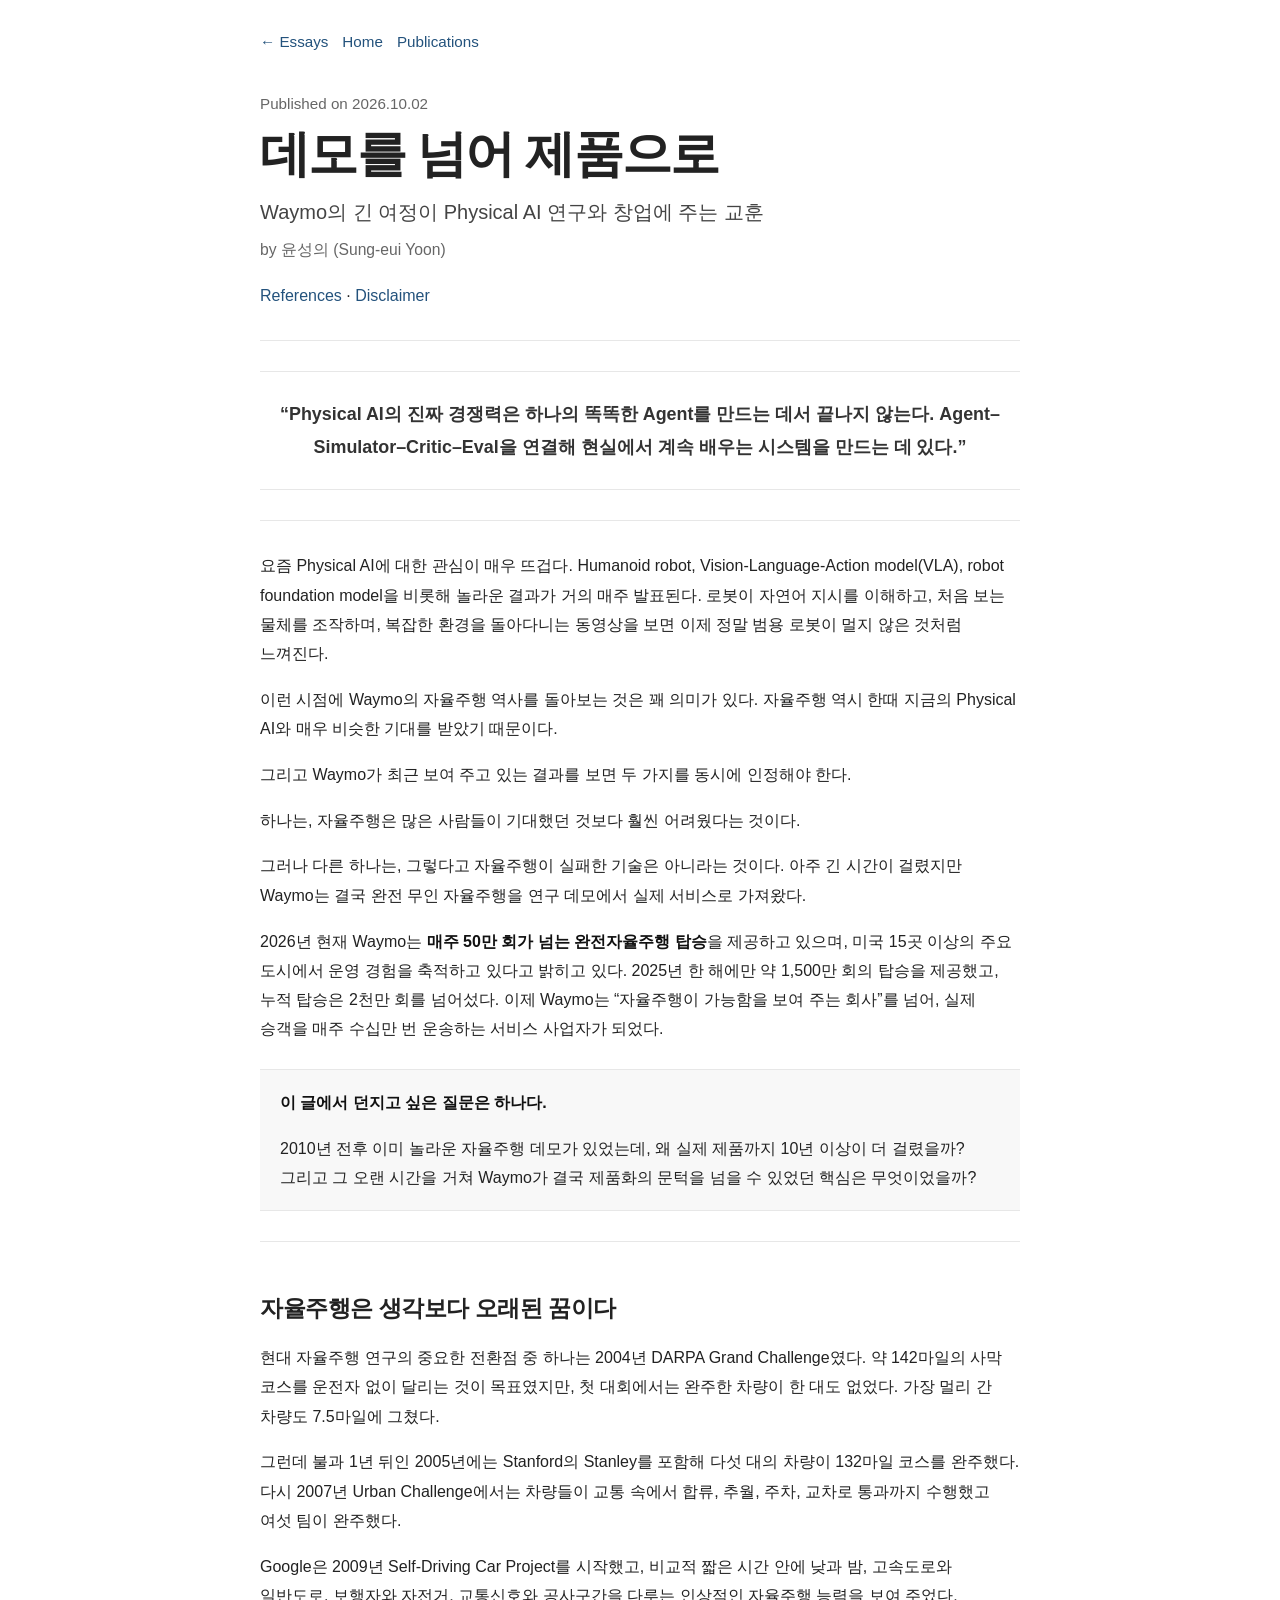
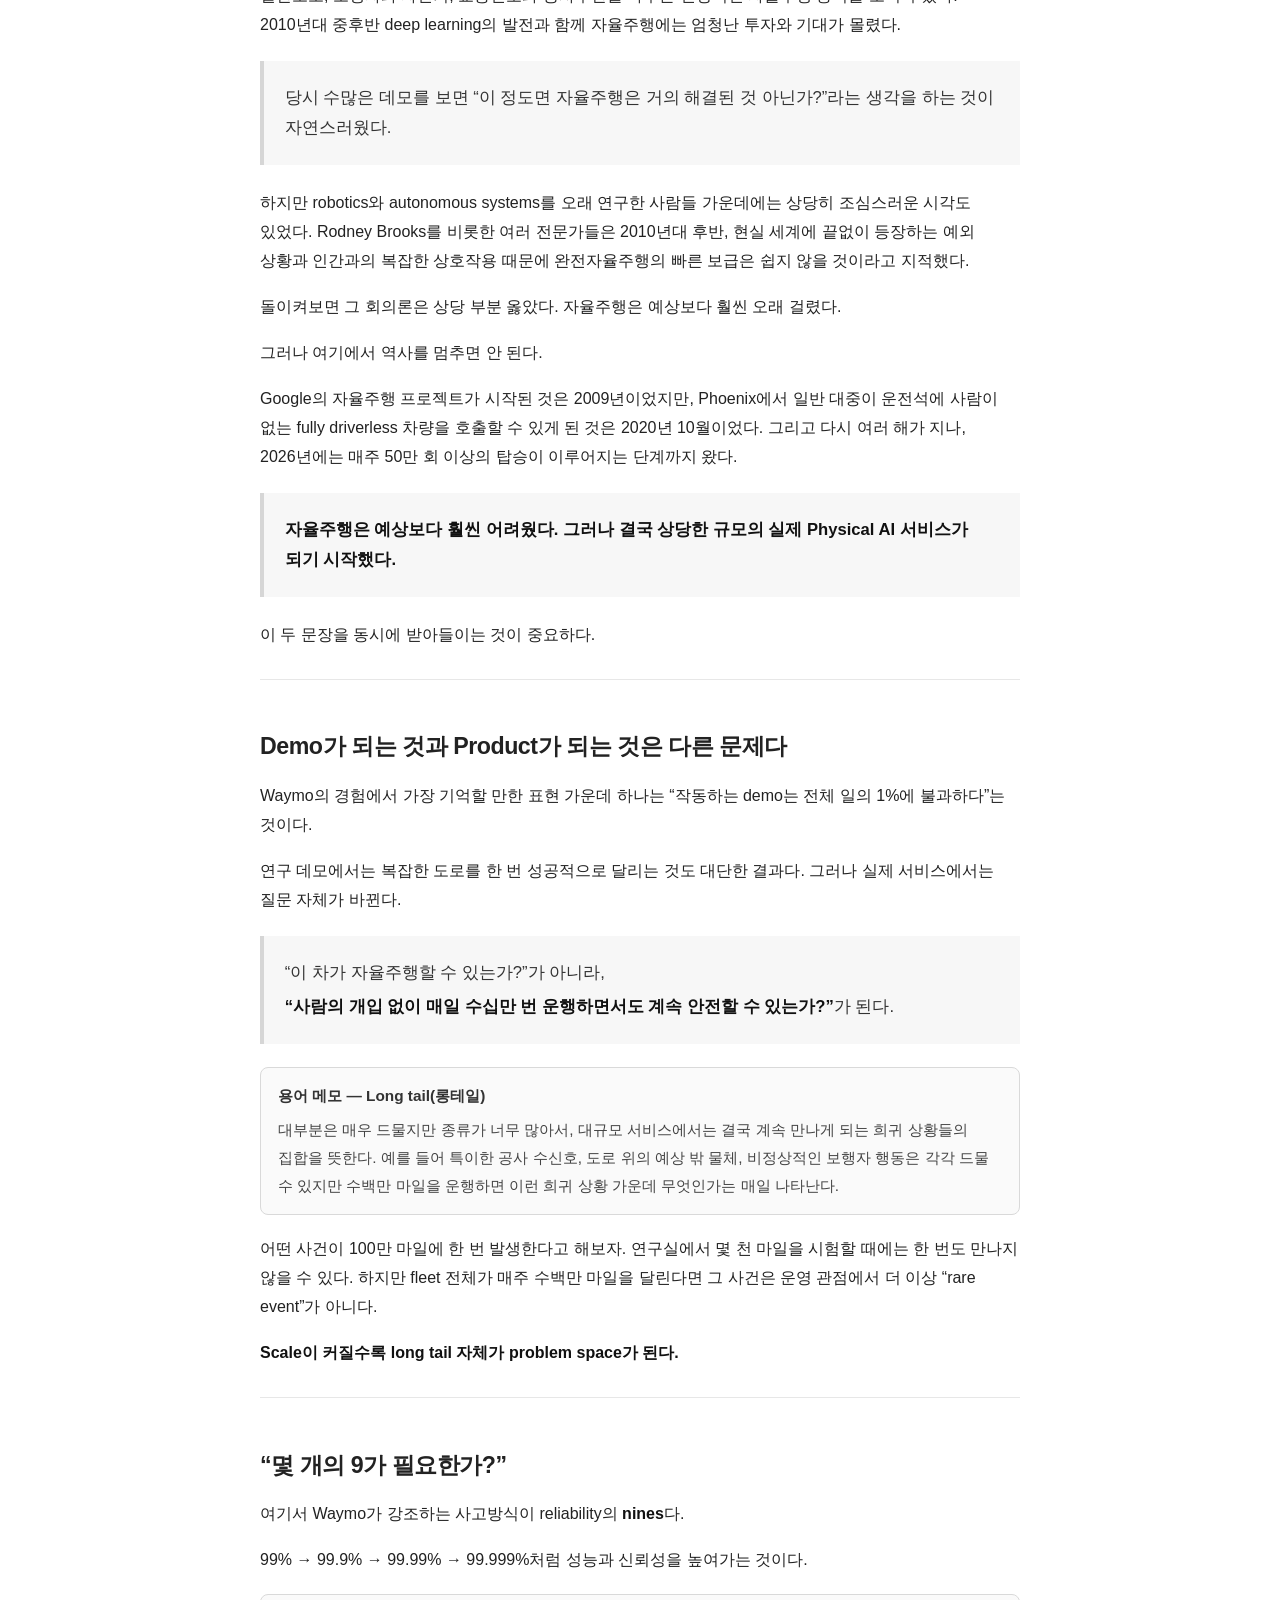
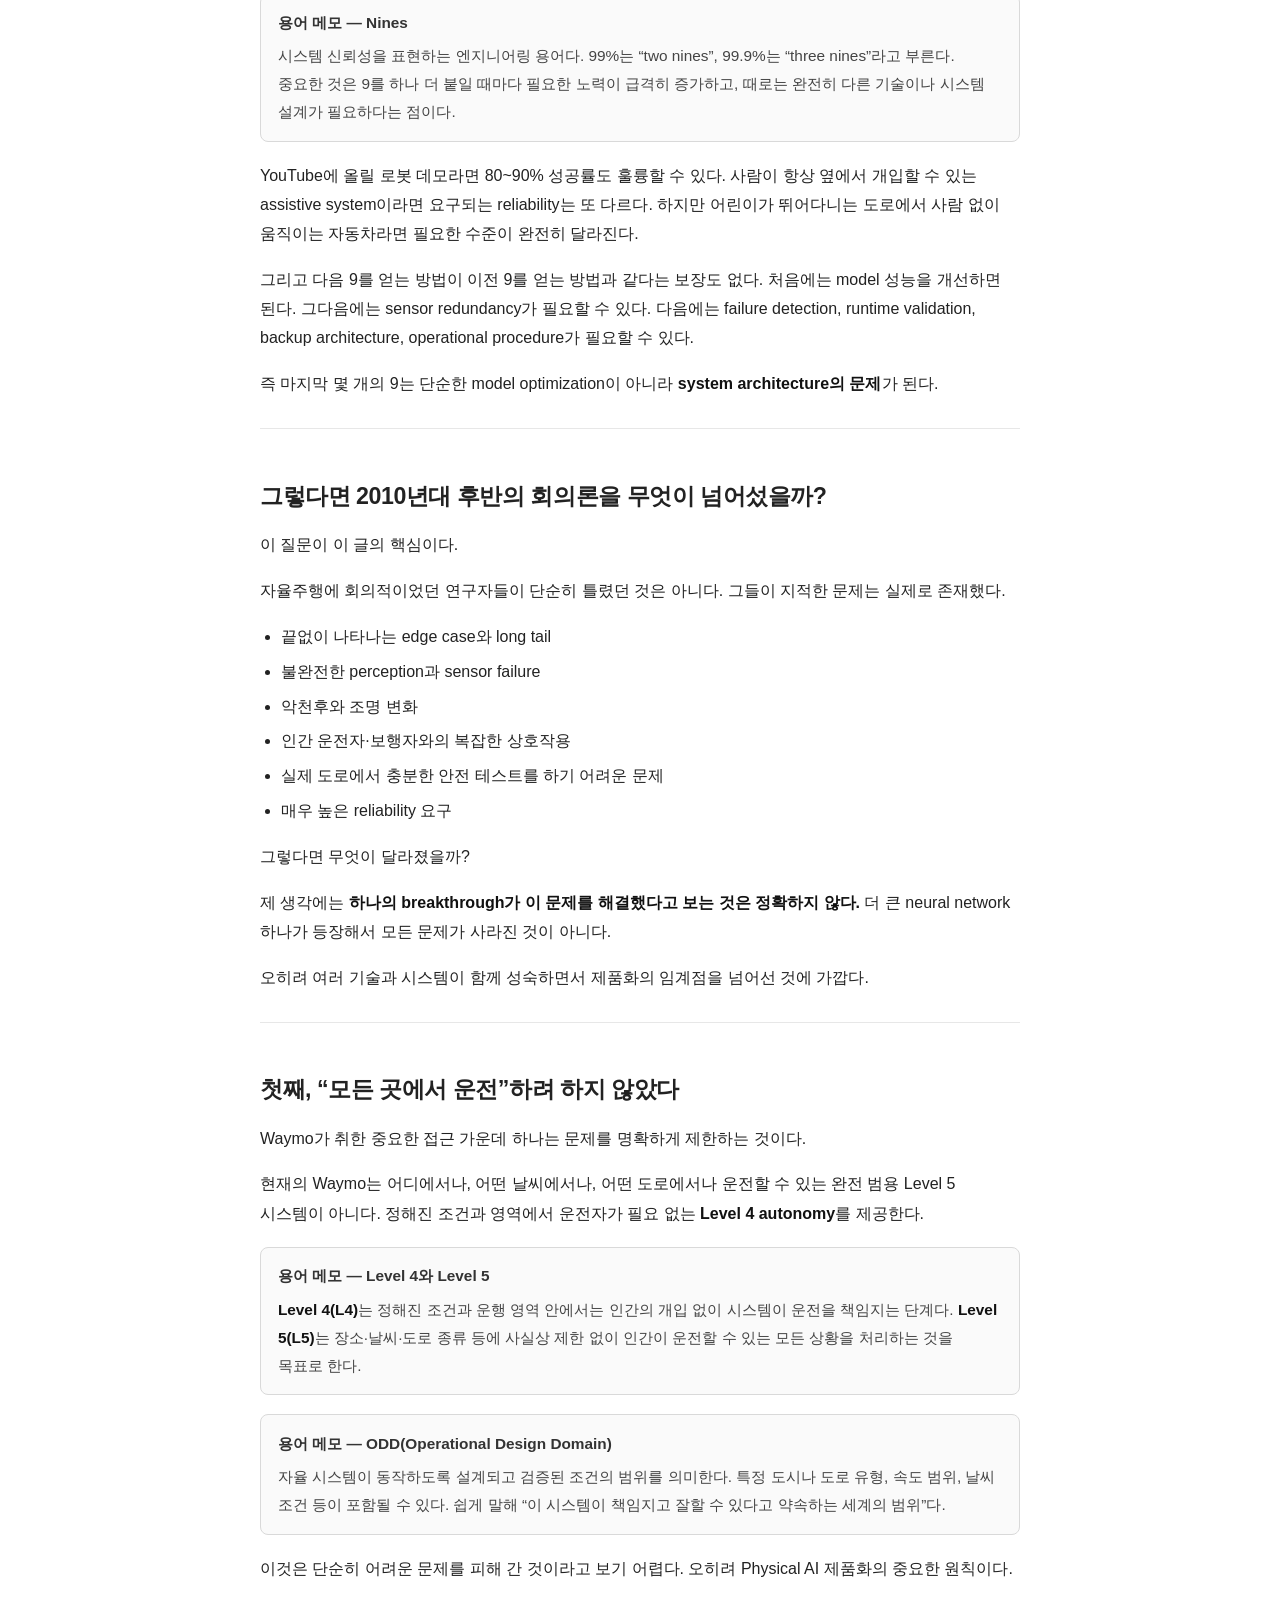
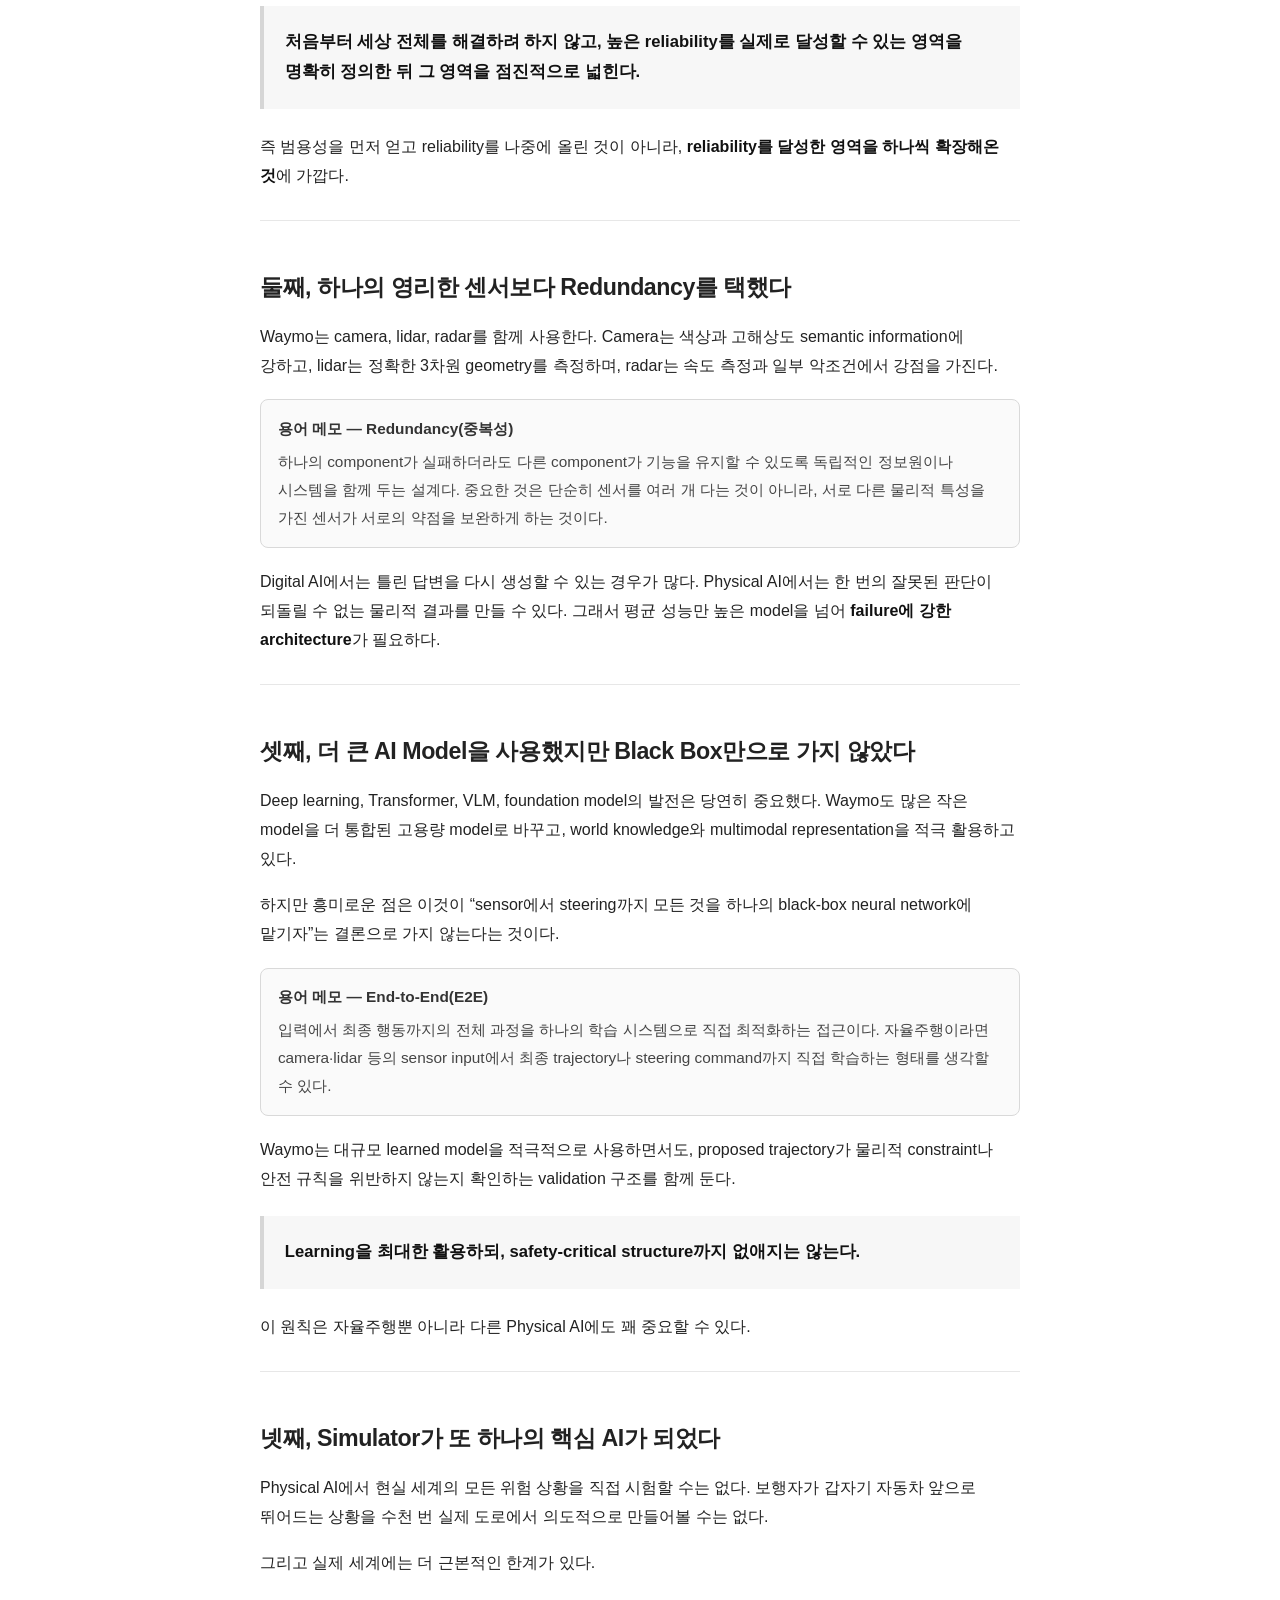
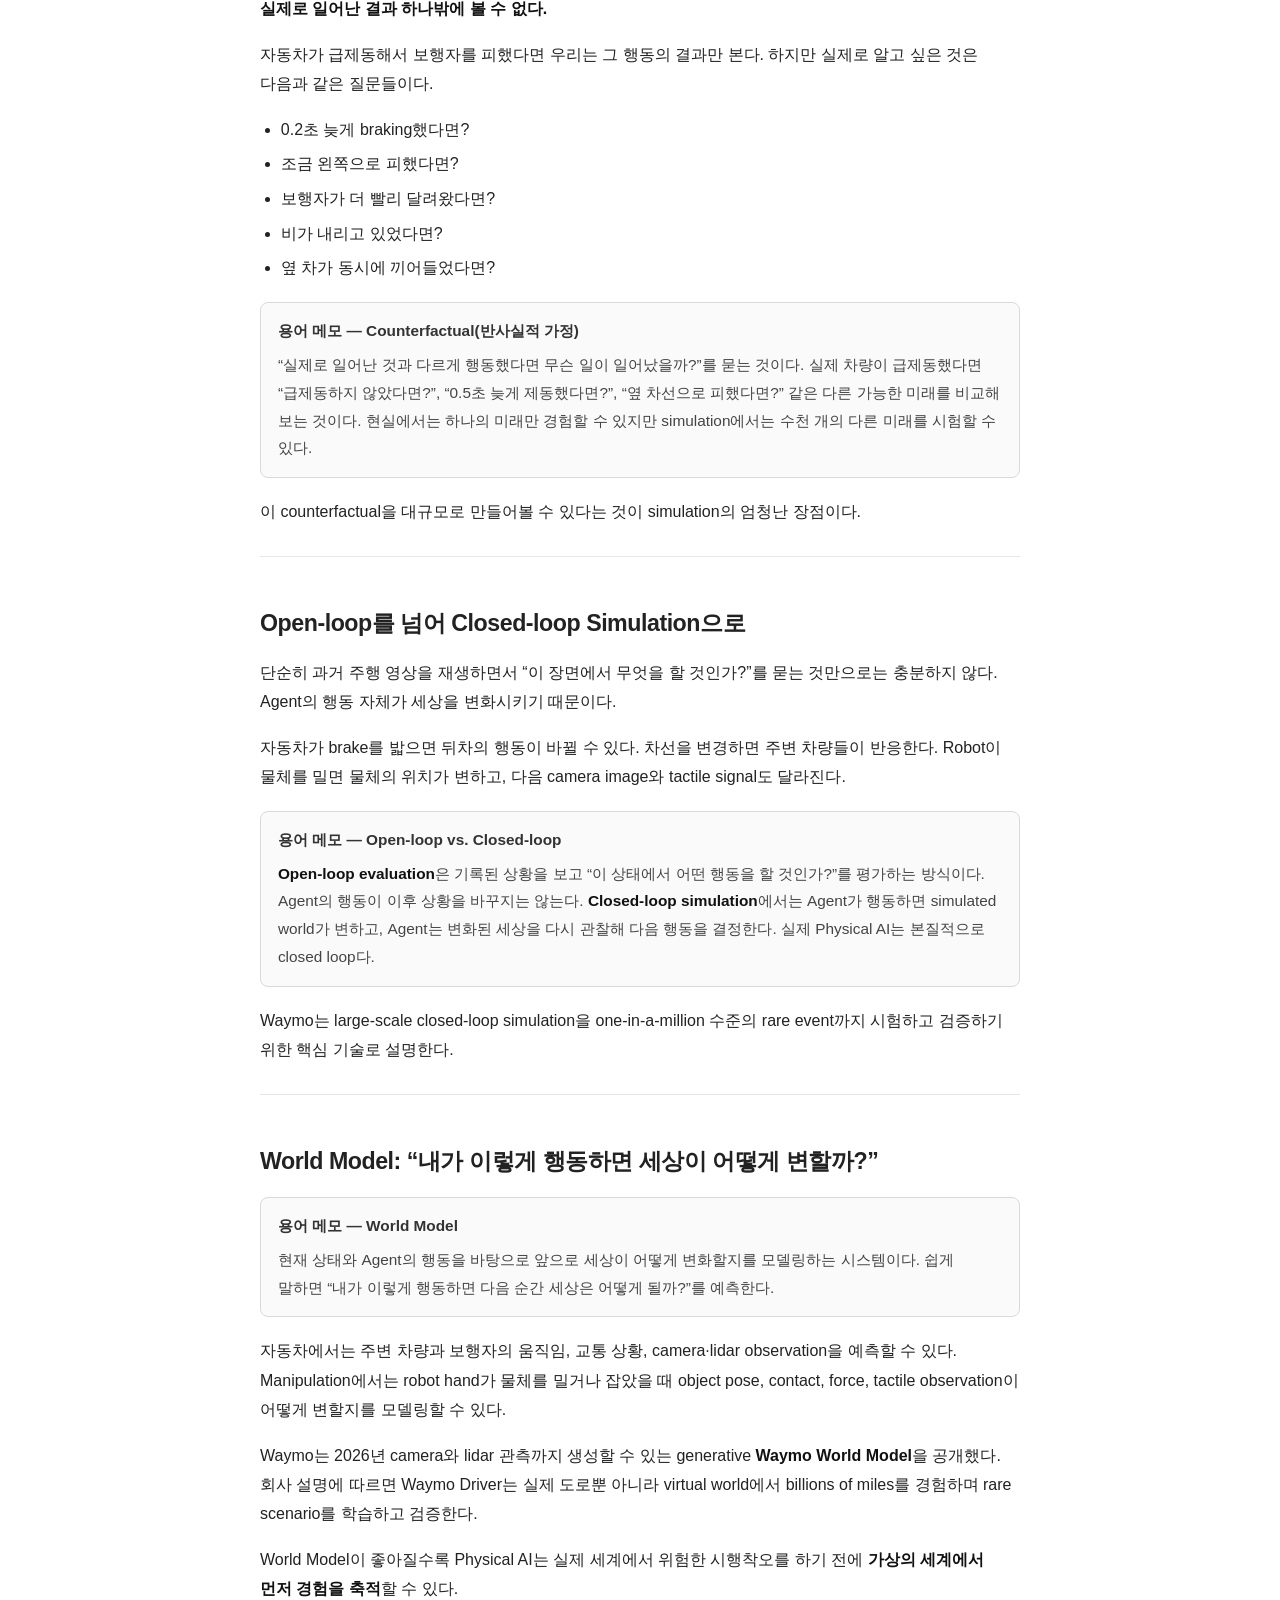
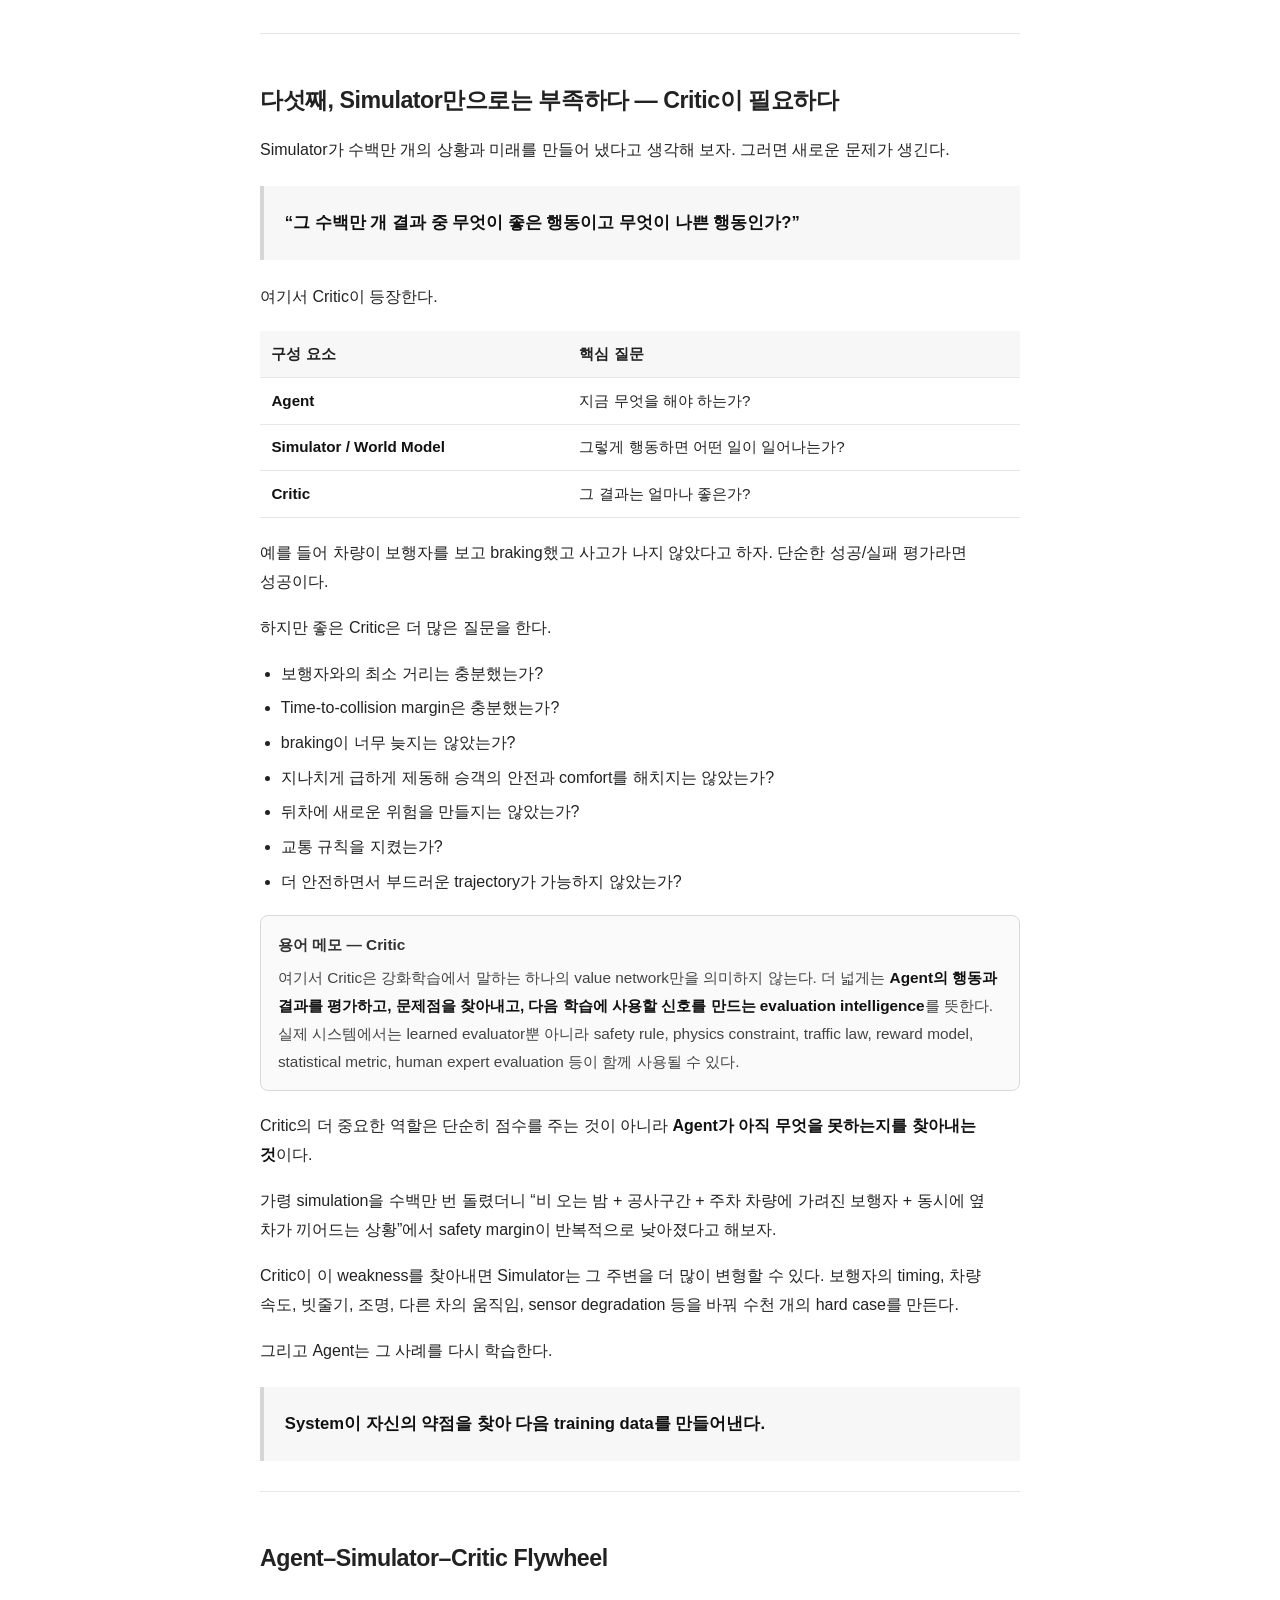
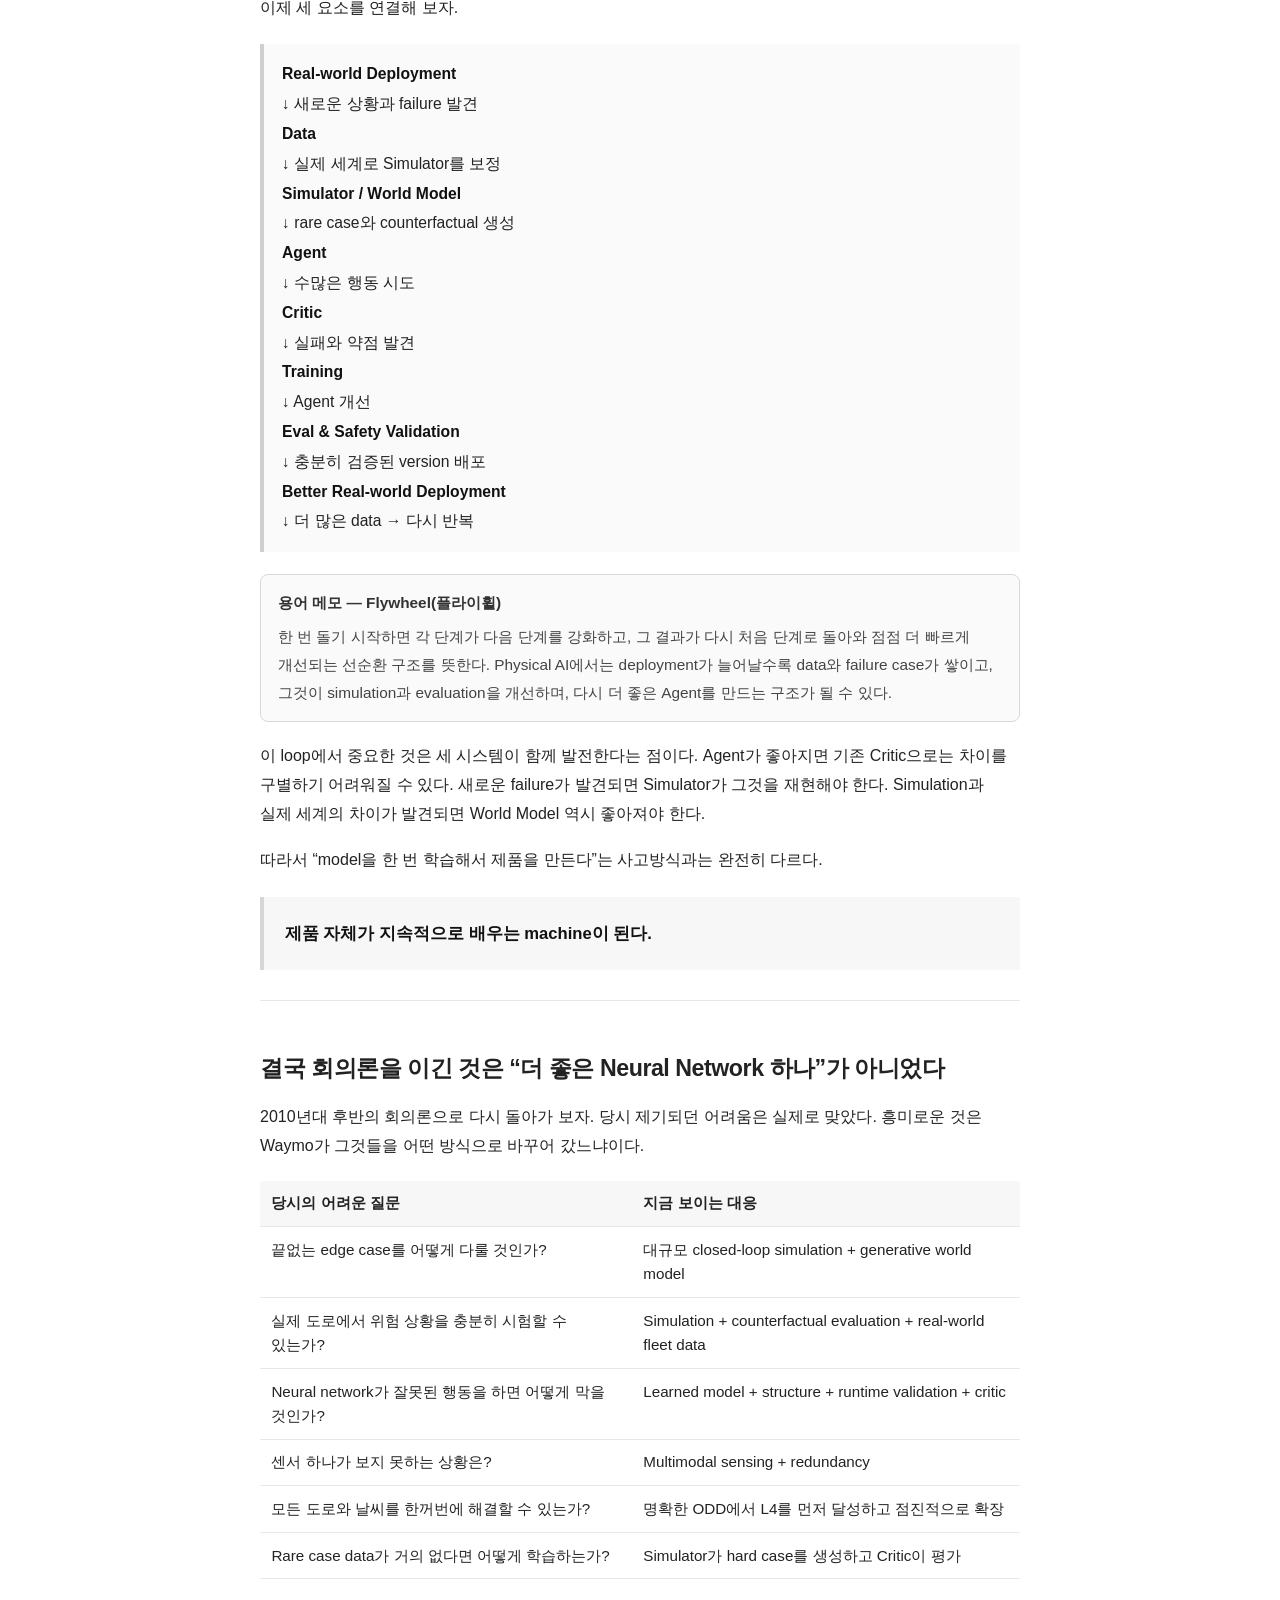
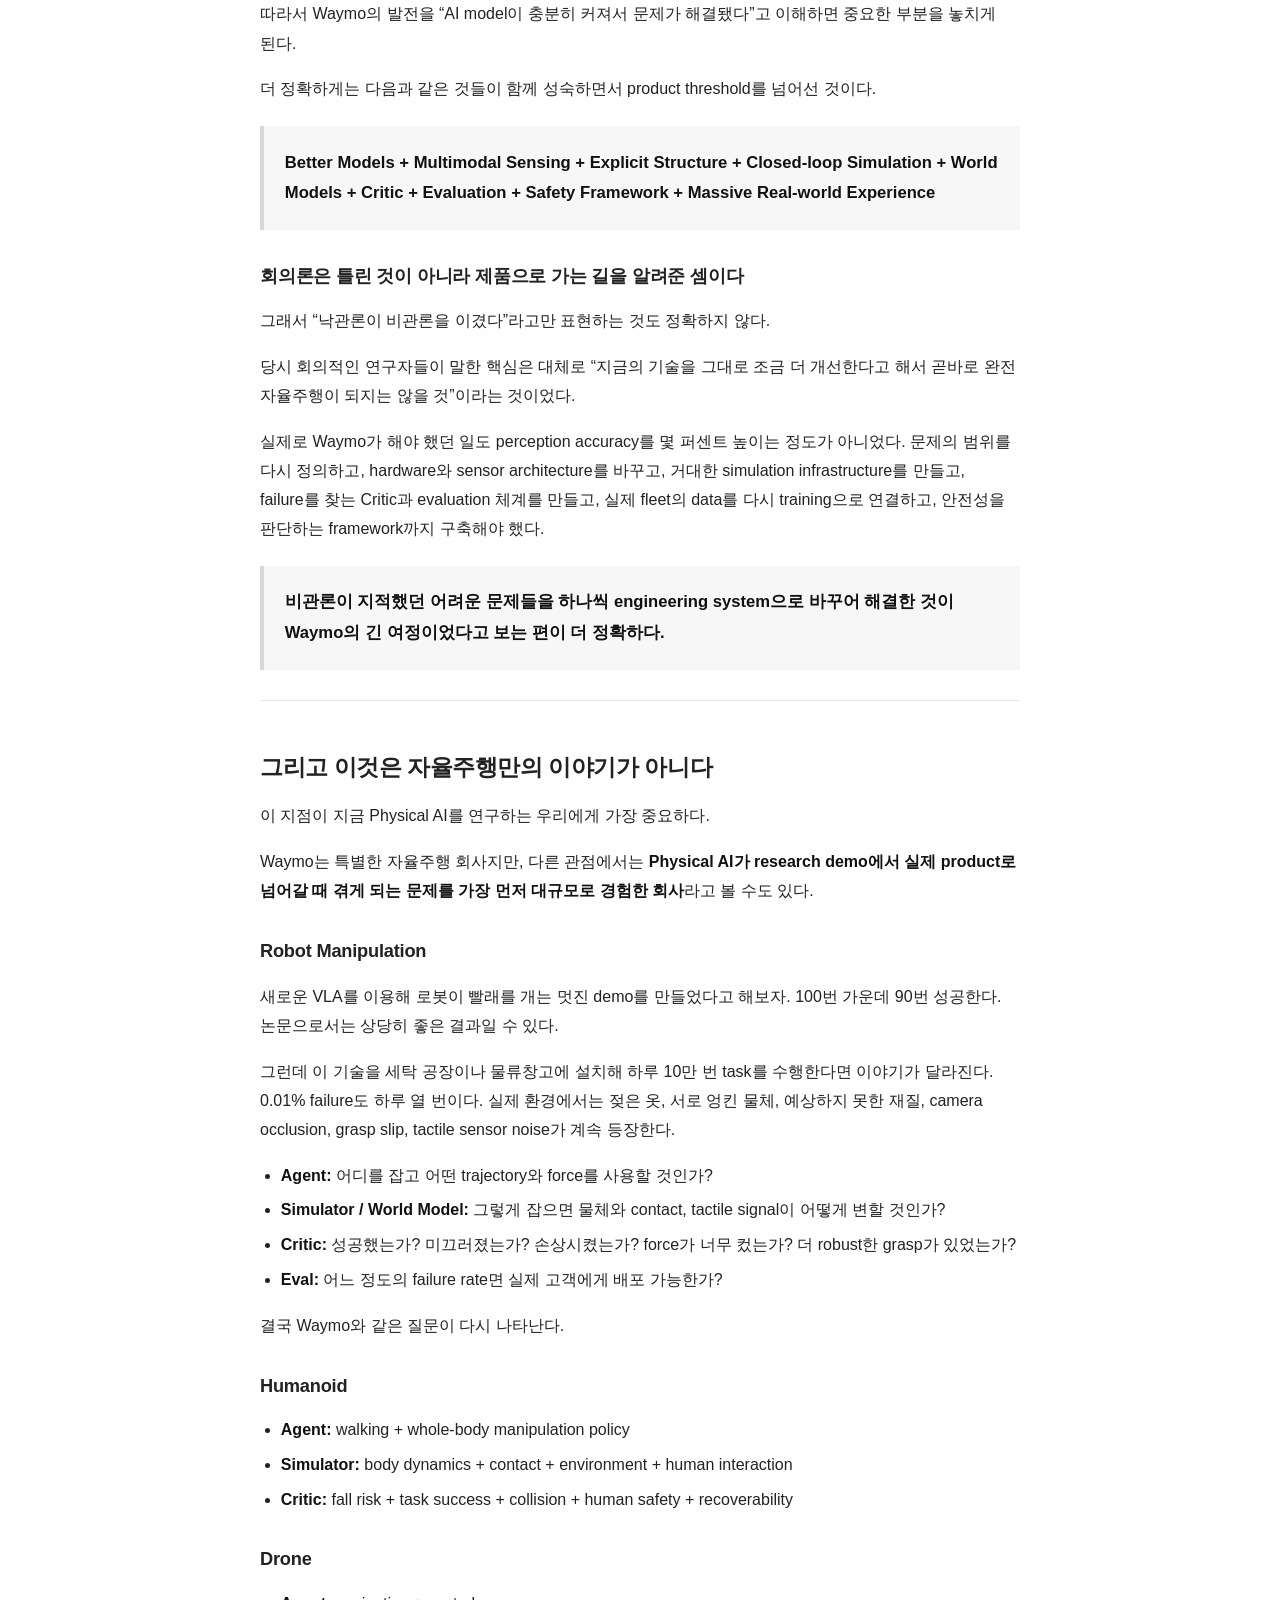
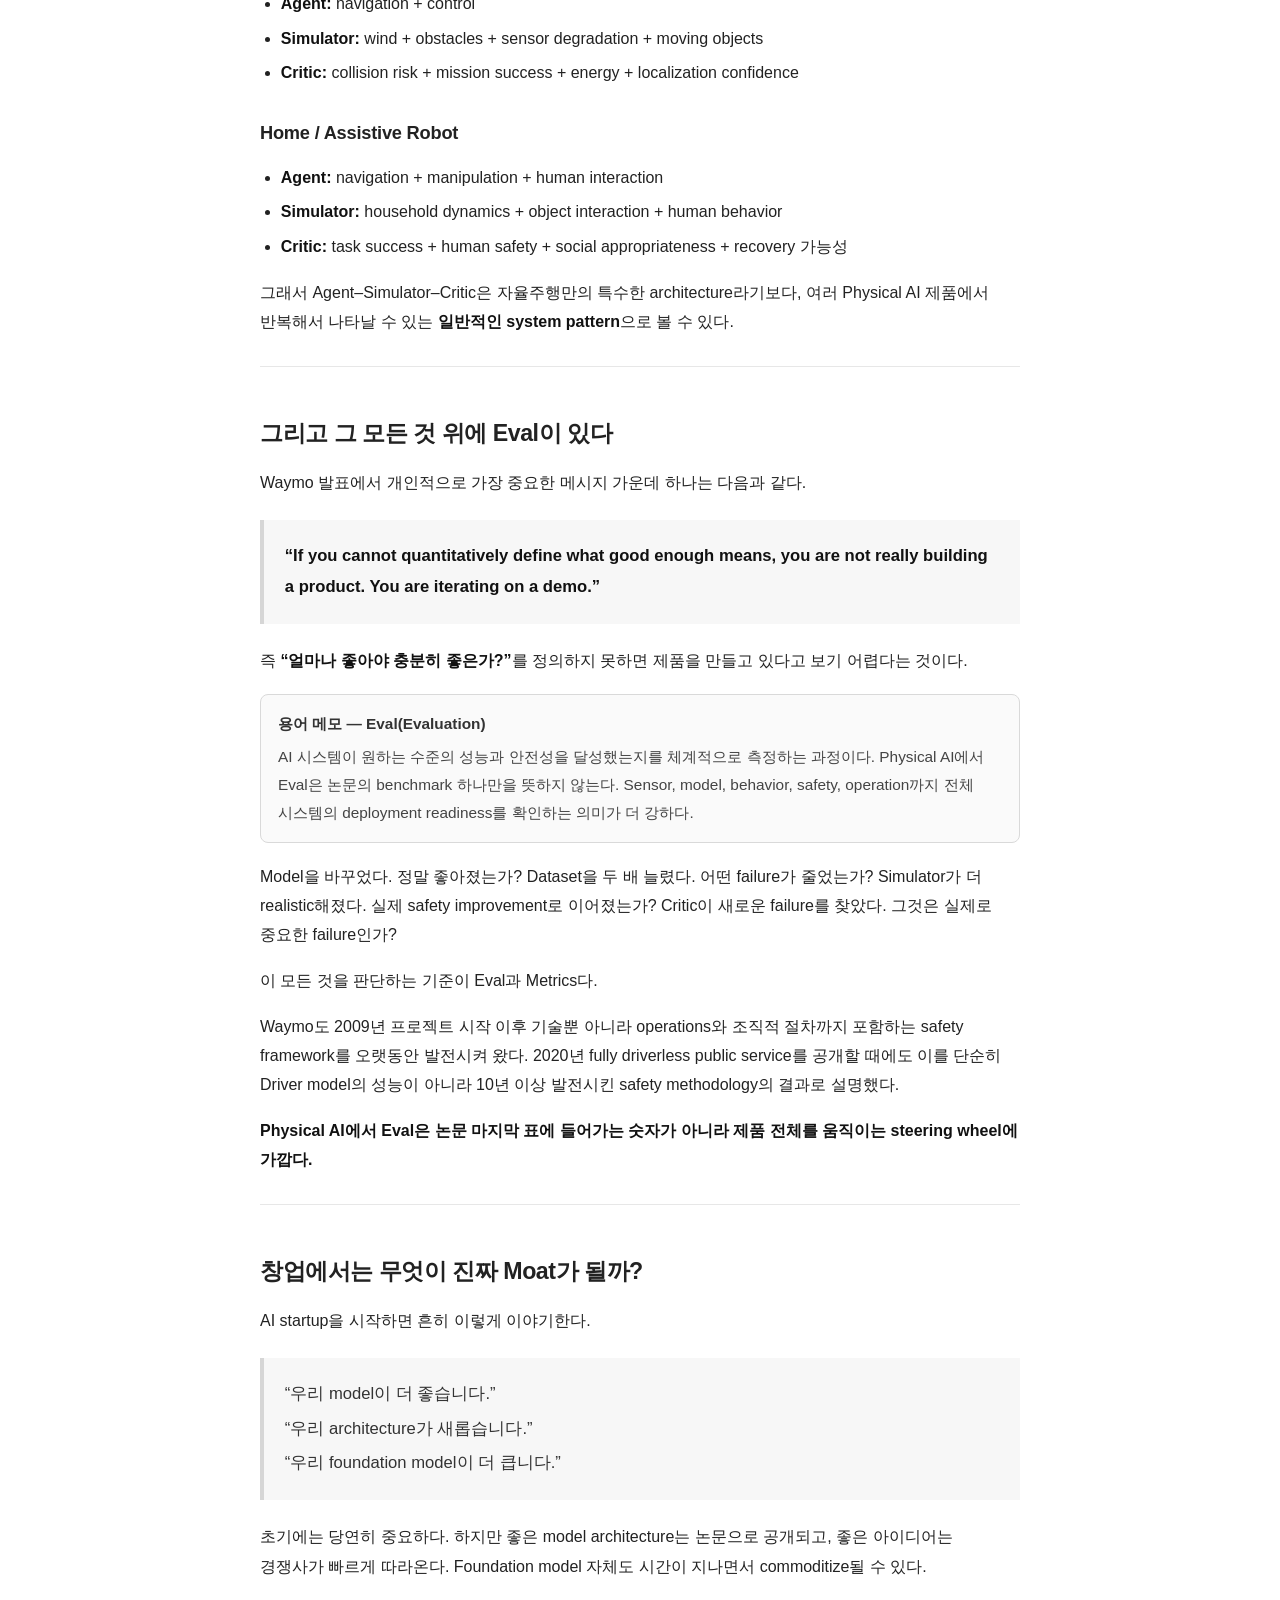
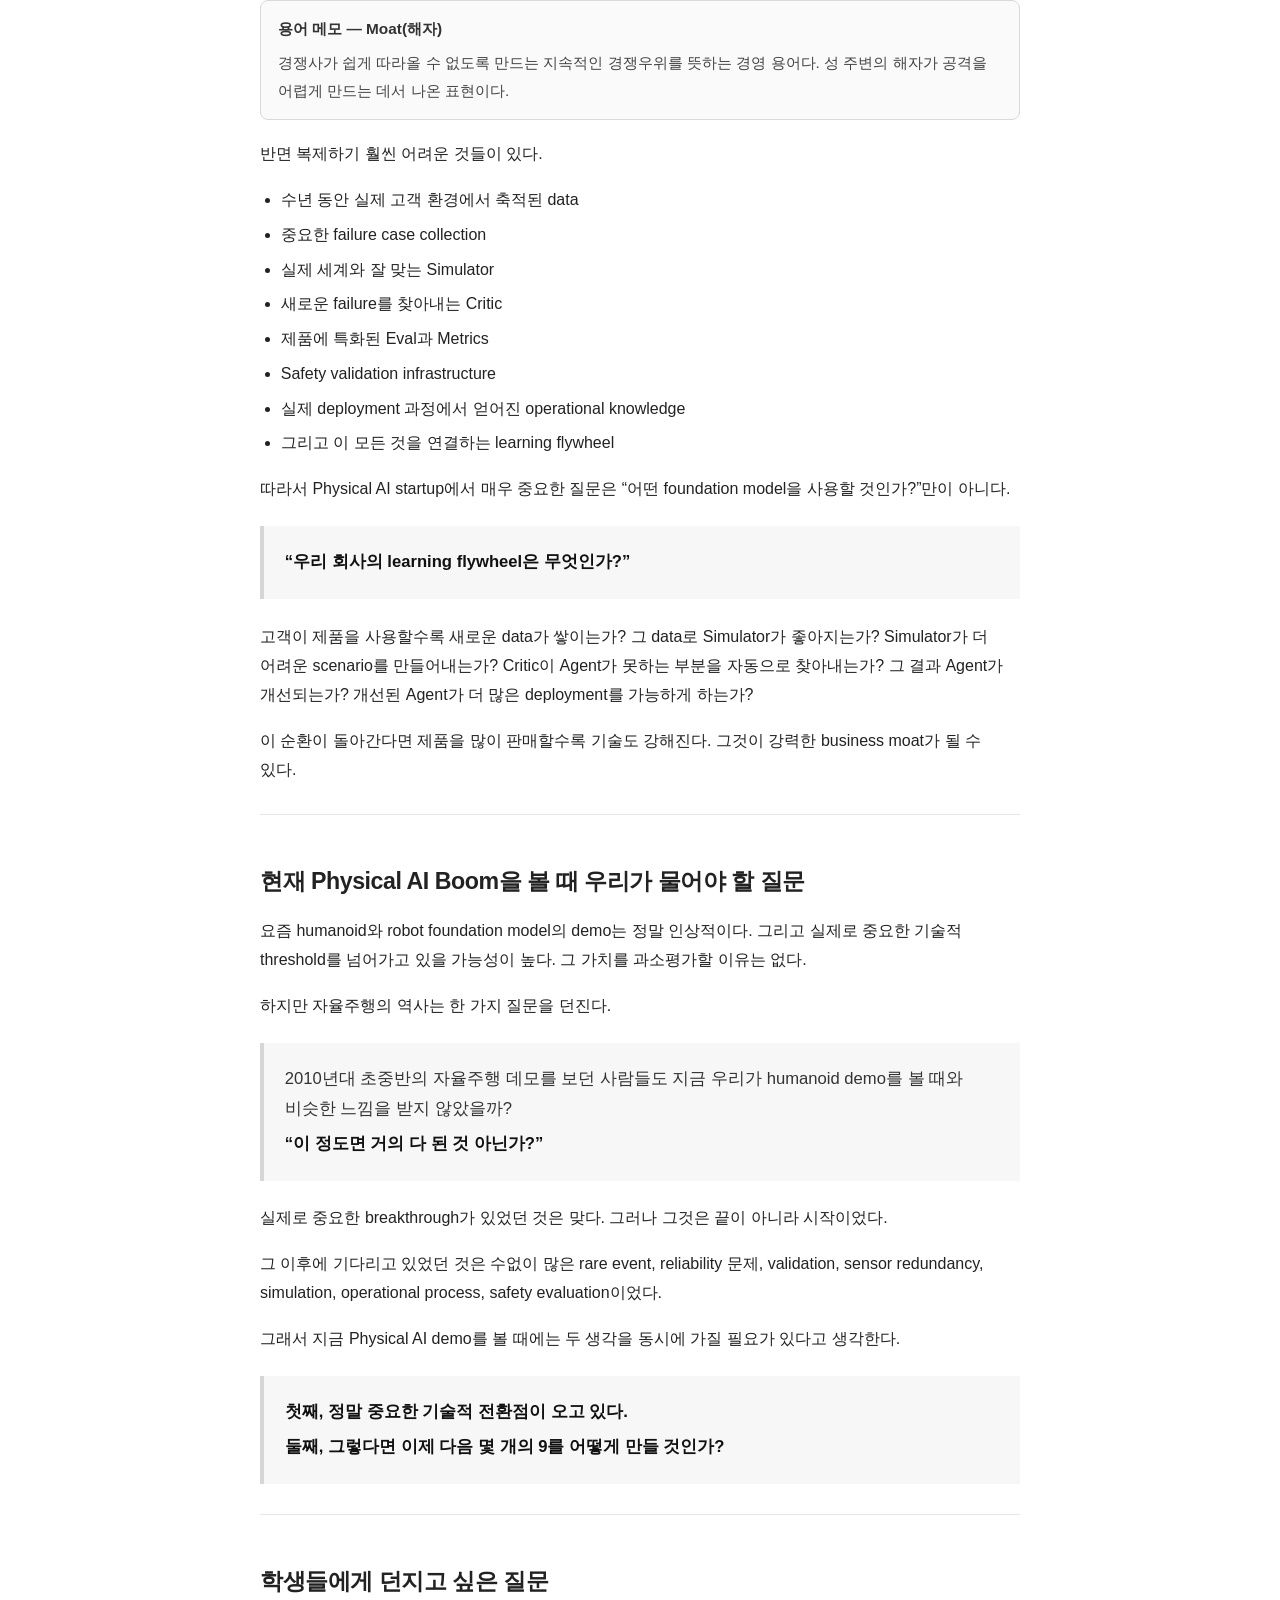
<file: essays/waymo-physical-ai-essay.html>
<!doctype html>
<html lang="ko">
<head>
  <meta charset="utf-8" />
  <meta name="viewport" content="width=device-width, initial-scale=1" />
  <title>데모를 넘어 제품으로: Waymo의 긴 여정이 Physical AI에 주는 교훈 | 윤성의의 잡동사니</title>
  <meta name="description" content="자율주행의 긴 역사에서 배우는 Agent–Simulator–Critic–Eval, 그리고 Physical AI 연구와 창업의 교훈" />
  <style>
    :root {
      --text: #222;
      --muted: #666;
      --line: #e7e7e7;
      --bg: #fff;
      --quote-bg: #f7f7f7;
      --note-bg: #fafafa;
      --note-border: #d9d9d9;
      --link: #23527c;
      --strong: #111;
    }
    html { font-size: 16px; scroll-behavior: smooth; }
    body {
      margin: 0;
      background: var(--bg);
      color: var(--text);
      font-family: -apple-system, BlinkMacSystemFont, "Segoe UI", Roboto, "Noto Sans KR", "Apple SD Gothic Neo", "Malgun Gothic", Arial, sans-serif;
      line-height: 1.82;
      word-break: keep-all;
      overflow-wrap: break-word;
    }
    .page {
      max-width: 760px;
      margin: 0 auto;
      padding: 28px 22px 64px;
    }
    nav {
      display: flex;
      gap: 14px;
      flex-wrap: wrap;
      margin-bottom: 34px;
      font-size: 0.95rem;
    }
    a { color: var(--link); text-decoration: none; }
    a:hover { text-decoration: underline; }
    .date {
      color: var(--muted);
      font-size: 0.95rem;
      margin-bottom: 8px;
    }
    h1 {
      font-size: clamp(2rem, 5vw, 3.1rem);
      line-height: 1.2;
      letter-spacing: -0.035em;
      margin: 0 0 12px;
      font-weight: 800;
    }
    .subtitle {
      font-size: 1.25rem;
      color: #444;
      margin: 0 0 8px;
      line-height: 1.55;
    }
    .byline {
      color: var(--muted);
      margin: 0 0 10px;
      font-size: 0.98rem;
    }
    hr {
      border: 0;
      border-top: 1px solid var(--line);
      margin: 30px 0;
    }
    p { margin: 1.05em 0; }
    h2 {
      font-size: 1.45rem;
      line-height: 1.35;
      margin: 2.2em 0 0.8em;
      letter-spacing: -0.02em;
    }
    h3 {
      font-size: 1.14rem;
      line-height: 1.45;
      margin: 1.8em 0 0.6em;
      letter-spacing: -0.012em;
    }
    strong { color: var(--strong); }
    blockquote {
      margin: 1.35em 0;
      padding: 1.05em 1.25em;
      border-left: 4px solid #d6d6d6;
      background: var(--quote-bg);
      color: #333;
      font-size: 1.04rem;
    }
    blockquote p { margin: 0.25em 0; }
    ul, ol {
      margin: 1em 0 1em 1.3em;
      padding: 0;
    }
    li { margin: 0.35em 0; }
    .lead-quote {
      text-align: center;
      background: transparent;
      border-left: 0;
      border-top: 1px solid var(--line);
      border-bottom: 1px solid var(--line);
      padding: 1.2em 0;
      font-size: 1.12rem;
      font-weight: 600;
    }
    .term-note {
      margin: 1.25em 0;
      padding: 0.95em 1.1em;
      background: var(--note-bg);
      border: 1px solid var(--note-border);
      border-radius: 8px;
      color: #444;
      font-size: 0.96rem;
    }
    .term-note .term-title {
      display: block;
      margin-bottom: 0.35em;
      font-weight: 700;
      color: #333;
    }
    .summary-box {
      margin: 1.6em 0;
      padding: 1.15em 1.25em;
      background: #f8f8f8;
      border-top: 1px solid var(--line);
      border-bottom: 1px solid var(--line);
    }
    .summary-box p:first-child { margin-top: 0; }
    .summary-box p:last-child { margin-bottom: 0; }
    .flow {
      margin: 1.4em 0;
      padding: 1em 1.15em;
      background: #fafafa;
      border-left: 4px solid #cfcfcf;
      font-size: 0.98rem;
      line-height: 1.9;
    }
    .table-wrap {
      width: 100%;
      overflow-x: auto;
      margin: 1.25em 0;
    }
    table {
      width: 100%;
      border-collapse: collapse;
      font-size: 0.95rem;
      line-height: 1.6;
    }
    th, td {
      text-align: left;
      vertical-align: top;
      padding: 0.7em 0.75em;
      border-bottom: 1px solid var(--line);
    }
    th {
      background: #f7f7f7;
      font-weight: 700;
    }
    .small {
      font-size: 0.92rem;
      color: var(--muted);
    }
    .sources {
      font-size: 0.93rem;
      color: #444;
    }
    .sources li { margin-bottom: 0.55em; }
    .disclaimer {
      margin-top: 42px;
      color: var(--muted);
      font-size: 0.95rem;
    }
    @media (max-width: 520px) {
      .page { padding: 22px 18px 52px; }
      body { line-height: 1.78; }
      nav { margin-bottom: 28px; }
      .term-note { padding: 0.9em 1em; }
      th, td { min-width: 120px; }
    }
  </style>
</head>
<body>
  <main class="page">
    <nav>
      <a href="./">← Essays</a>
      <a href="https://sgvr.kaist.ac.kr/~sungeui/">Home</a>
      <a href="https://sgvr.kaist.ac.kr/">Publications</a>
    </nav>

    <div class="date">Published on 2026.10.02</div>
    <h1>데모를 넘어 제품으로</h1>
    <p class="subtitle">Waymo의 긴 여정이 Physical AI 연구와 창업에 주는 교훈</p>
    <p class="byline">by 윤성의 (Sung-eui Yoon)</p>
    <p><a href="#sources">References</a> · <a href="https://sungeui.github.io/essays/disclaimer.html">Disclaimer</a></p>

    <hr />

    <blockquote class="lead-quote">
      <p>“Physical AI의 진짜 경쟁력은 하나의 똑똑한 Agent를 만드는 데서 끝나지 않는다. Agent–Simulator–Critic–Eval을 연결해 현실에서 계속 배우는 시스템을 만드는 데 있다.”</p>
    </blockquote>

    <hr />

    <p>요즘 Physical AI에 대한 관심이 매우 뜨겁다. Humanoid robot, Vision-Language-Action model(VLA), robot foundation model을 비롯해 놀라운 결과가 거의 매주 발표된다. 로봇이 자연어 지시를 이해하고, 처음 보는 물체를 조작하며, 복잡한 환경을 돌아다니는 동영상을 보면 이제 정말 범용 로봇이 멀지 않은 것처럼 느껴진다.</p>

    <p>이런 시점에 Waymo의 자율주행 역사를 돌아보는 것은 꽤 의미가 있다. 자율주행 역시 한때 지금의 Physical AI와 매우 비슷한 기대를 받았기 때문이다.</p>

    <p>그리고 Waymo가 최근 보여 주고 있는 결과를 보면 두 가지를 동시에 인정해야 한다.</p>

    <p>하나는, 자율주행은 많은 사람들이 기대했던 것보다 훨씬 어려웠다는 것이다.</p>

    <p>그러나 다른 하나는, 그렇다고 자율주행이 실패한 기술은 아니라는 것이다. 아주 긴 시간이 걸렸지만 Waymo는 결국 완전 무인 자율주행을 연구 데모에서 실제 서비스로 가져왔다.</p>

    <p>2026년 현재 Waymo는 <strong>매주 50만 회가 넘는 완전자율주행 탑승</strong>을 제공하고 있으며, 미국 15곳 이상의 주요 도시에서 운영 경험을 축적하고 있다고 밝히고 있다. 2025년 한 해에만 약 1,500만 회의 탑승을 제공했고, 누적 탑승은 2천만 회를 넘어섰다. 이제 Waymo는 “자율주행이 가능함을 보여 주는 회사”를 넘어, 실제 승객을 매주 수십만 번 운송하는 서비스 사업자가 되었다.</p>

    <div class="summary-box">
      <p><strong>이 글에서 던지고 싶은 질문은 하나다.</strong></p>
      <p>2010년 전후 이미 놀라운 자율주행 데모가 있었는데, 왜 실제 제품까지 10년 이상이 더 걸렸을까? 그리고 그 오랜 시간을 거쳐 Waymo가 결국 제품화의 문턱을 넘을 수 있었던 핵심은 무엇이었을까?</p>
    </div>

    <hr />

    <h2>자율주행은 생각보다 오래된 꿈이다</h2>

    <p>현대 자율주행 연구의 중요한 전환점 중 하나는 2004년 DARPA Grand Challenge였다. 약 142마일의 사막 코스를 운전자 없이 달리는 것이 목표였지만, 첫 대회에서는 완주한 차량이 한 대도 없었다. 가장 멀리 간 차량도 7.5마일에 그쳤다.</p>

    <p>그런데 불과 1년 뒤인 2005년에는 Stanford의 Stanley를 포함해 다섯 대의 차량이 132마일 코스를 완주했다. 다시 2007년 Urban Challenge에서는 차량들이 교통 속에서 합류, 추월, 주차, 교차로 통과까지 수행했고 여섯 팀이 완주했다.</p>

    <p>Google은 2009년 Self-Driving Car Project를 시작했고, 비교적 짧은 시간 안에 낮과 밤, 고속도로와 일반도로, 보행자와 자전거, 교통신호와 공사구간을 다루는 인상적인 자율주행 능력을 보여 주었다. 2010년대 중후반 deep learning의 발전과 함께 자율주행에는 엄청난 투자와 기대가 몰렸다.</p>

    <blockquote>
      <p>당시 수많은 데모를 보면 “이 정도면 자율주행은 거의 해결된 것 아닌가?”라는 생각을 하는 것이 자연스러웠다.</p>
    </blockquote>

    <p>하지만 robotics와 autonomous systems를 오래 연구한 사람들 가운데에는 상당히 조심스러운 시각도 있었다. Rodney Brooks를 비롯한 여러 전문가들은 2010년대 후반, 현실 세계에 끝없이 등장하는 예외 상황과 인간과의 복잡한 상호작용 때문에 완전자율주행의 빠른 보급은 쉽지 않을 것이라고 지적했다.</p>

    <p>돌이켜보면 그 회의론은 상당 부분 옳았다. 자율주행은 예상보다 훨씬 오래 걸렸다.</p>

    <p>그러나 여기에서 역사를 멈추면 안 된다.</p>

    <p>Google의 자율주행 프로젝트가 시작된 것은 2009년이었지만, Phoenix에서 일반 대중이 운전석에 사람이 없는 fully driverless 차량을 호출할 수 있게 된 것은 2020년 10월이었다. 그리고 다시 여러 해가 지나, 2026년에는 매주 50만 회 이상의 탑승이 이루어지는 단계까지 왔다.</p>

    <blockquote>
      <p><strong>자율주행은 예상보다 훨씬 어려웠다. 그러나 결국 상당한 규모의 실제 Physical AI 서비스가 되기 시작했다.</strong></p>
    </blockquote>

    <p>이 두 문장을 동시에 받아들이는 것이 중요하다.</p>

    <hr />

    <h2>Demo가 되는 것과 Product가 되는 것은 다른 문제다</h2>

    <p>Waymo의 경험에서 가장 기억할 만한 표현 가운데 하나는 “작동하는 demo는 전체 일의 1%에 불과하다”는 것이다.</p>

    <p>연구 데모에서는 복잡한 도로를 한 번 성공적으로 달리는 것도 대단한 결과다. 그러나 실제 서비스에서는 질문 자체가 바뀐다.</p>

    <blockquote>
      <p>“이 차가 자율주행할 수 있는가?”가 아니라,</p>
      <p><strong>“사람의 개입 없이 매일 수십만 번 운행하면서도 계속 안전할 수 있는가?”</strong>가 된다.</p>
    </blockquote>

    <div class="term-note">
      <span class="term-title">용어 메모 — Long tail(롱테일)</span>
      대부분은 매우 드물지만 종류가 너무 많아서, 대규모 서비스에서는 결국 계속 만나게 되는 희귀 상황들의 집합을 뜻한다. 예를 들어 특이한 공사 수신호, 도로 위의 예상 밖 물체, 비정상적인 보행자 행동은 각각 드물 수 있지만 수백만 마일을 운행하면 이런 희귀 상황 가운데 무엇인가는 매일 나타난다.
    </div>

    <p>어떤 사건이 100만 마일에 한 번 발생한다고 해보자. 연구실에서 몇 천 마일을 시험할 때에는 한 번도 만나지 않을 수 있다. 하지만 fleet 전체가 매주 수백만 마일을 달린다면 그 사건은 운영 관점에서 더 이상 “rare event”가 아니다.</p>

    <p><strong>Scale이 커질수록 long tail 자체가 problem space가 된다.</strong></p>

    <hr />

    <h2>“몇 개의 9가 필요한가?”</h2>

    <p>여기서 Waymo가 강조하는 사고방식이 reliability의 <strong>nines</strong>다.</p>

    <p>99% → 99.9% → 99.99% → 99.999%처럼 성능과 신뢰성을 높여가는 것이다.</p>

    <div class="term-note">
      <span class="term-title">용어 메모 — Nines</span>
      시스템 신뢰성을 표현하는 엔지니어링 용어다. 99%는 “two nines”, 99.9%는 “three nines”라고 부른다. 중요한 것은 9를 하나 더 붙일 때마다 필요한 노력이 급격히 증가하고, 때로는 완전히 다른 기술이나 시스템 설계가 필요하다는 점이다.
    </div>

    <p>YouTube에 올릴 로봇 데모라면 80~90% 성공률도 훌륭할 수 있다. 사람이 항상 옆에서 개입할 수 있는 assistive system이라면 요구되는 reliability는 또 다르다. 하지만 어린이가 뛰어다니는 도로에서 사람 없이 움직이는 자동차라면 필요한 수준이 완전히 달라진다.</p>

    <p>그리고 다음 9를 얻는 방법이 이전 9를 얻는 방법과 같다는 보장도 없다. 처음에는 model 성능을 개선하면 된다. 그다음에는 sensor redundancy가 필요할 수 있다. 다음에는 failure detection, runtime validation, backup architecture, operational procedure가 필요할 수 있다.</p>

    <p>즉 마지막 몇 개의 9는 단순한 model optimization이 아니라 <strong>system architecture의 문제</strong>가 된다.</p>

    <hr />

    <h2>그렇다면 2010년대 후반의 회의론을 무엇이 넘어섰을까?</h2>

    <p>이 질문이 이 글의 핵심이다.</p>

    <p>자율주행에 회의적이었던 연구자들이 단순히 틀렸던 것은 아니다. 그들이 지적한 문제는 실제로 존재했다.</p>

    <ul>
      <li>끝없이 나타나는 edge case와 long tail</li>
      <li>불완전한 perception과 sensor failure</li>
      <li>악천후와 조명 변화</li>
      <li>인간 운전자·보행자와의 복잡한 상호작용</li>
      <li>실제 도로에서 충분한 안전 테스트를 하기 어려운 문제</li>
      <li>매우 높은 reliability 요구</li>
    </ul>

    <p>그렇다면 무엇이 달라졌을까?</p>

    <p>제 생각에는 <strong>하나의 breakthrough가 이 문제를 해결했다고 보는 것은 정확하지 않다.</strong> 더 큰 neural network 하나가 등장해서 모든 문제가 사라진 것이 아니다.</p>

    <p>오히려 여러 기술과 시스템이 함께 성숙하면서 제품화의 임계점을 넘어선 것에 가깝다.</p>

    <hr />

    <h2>첫째, “모든 곳에서 운전”하려 하지 않았다</h2>

    <p>Waymo가 취한 중요한 접근 가운데 하나는 문제를 명확하게 제한하는 것이다.</p>

    <p>현재의 Waymo는 어디에서나, 어떤 날씨에서나, 어떤 도로에서나 운전할 수 있는 완전 범용 Level 5 시스템이 아니다. 정해진 조건과 영역에서 운전자가 필요 없는 <strong>Level 4 autonomy</strong>를 제공한다.</p>

    <div class="term-note">
      <span class="term-title">용어 메모 — Level 4와 Level 5</span>
      <strong>Level 4(L4)</strong>는 정해진 조건과 운행 영역 안에서는 인간의 개입 없이 시스템이 운전을 책임지는 단계다. <strong>Level 5(L5)</strong>는 장소·날씨·도로 종류 등에 사실상 제한 없이 인간이 운전할 수 있는 모든 상황을 처리하는 것을 목표로 한다.
    </div>

    <div class="term-note">
      <span class="term-title">용어 메모 — ODD(Operational Design Domain)</span>
      자율 시스템이 동작하도록 설계되고 검증된 조건의 범위를 의미한다. 특정 도시나 도로 유형, 속도 범위, 날씨 조건 등이 포함될 수 있다. 쉽게 말해 “이 시스템이 책임지고 잘할 수 있다고 약속하는 세계의 범위”다.
    </div>

    <p>이것은 단순히 어려운 문제를 피해 간 것이라고 보기 어렵다. 오히려 Physical AI 제품화의 중요한 원칙이다.</p>

    <blockquote>
      <p><strong>처음부터 세상 전체를 해결하려 하지 않고, 높은 reliability를 실제로 달성할 수 있는 영역을 명확히 정의한 뒤 그 영역을 점진적으로 넓힌다.</strong></p>
    </blockquote>

    <p>즉 범용성을 먼저 얻고 reliability를 나중에 올린 것이 아니라, <strong>reliability를 달성한 영역을 하나씩 확장해온 것</strong>에 가깝다.</p>

    <hr />

    <h2>둘째, 하나의 영리한 센서보다 Redundancy를 택했다</h2>

    <p>Waymo는 camera, lidar, radar를 함께 사용한다. Camera는 색상과 고해상도 semantic information에 강하고, lidar는 정확한 3차원 geometry를 측정하며, radar는 속도 측정과 일부 악조건에서 강점을 가진다.</p>

    <div class="term-note">
      <span class="term-title">용어 메모 — Redundancy(중복성)</span>
      하나의 component가 실패하더라도 다른 component가 기능을 유지할 수 있도록 독립적인 정보원이나 시스템을 함께 두는 설계다. 중요한 것은 단순히 센서를 여러 개 다는 것이 아니라, 서로 다른 물리적 특성을 가진 센서가 서로의 약점을 보완하게 하는 것이다.
    </div>

    <p>Digital AI에서는 틀린 답변을 다시 생성할 수 있는 경우가 많다. Physical AI에서는 한 번의 잘못된 판단이 되돌릴 수 없는 물리적 결과를 만들 수 있다. 그래서 평균 성능만 높은 model을 넘어 <strong>failure에 강한 architecture</strong>가 필요하다.</p>

    <hr />

    <h2>셋째, 더 큰 AI Model을 사용했지만 Black Box만으로 가지 않았다</h2>

    <p>Deep learning, Transformer, VLM, foundation model의 발전은 당연히 중요했다. Waymo도 많은 작은 model을 더 통합된 고용량 model로 바꾸고, world knowledge와 multimodal representation을 적극 활용하고 있다.</p>

    <p>하지만 흥미로운 점은 이것이 “sensor에서 steering까지 모든 것을 하나의 black-box neural network에 맡기자”는 결론으로 가지 않는다는 것이다.</p>

    <div class="term-note">
      <span class="term-title">용어 메모 — End-to-End(E2E)</span>
      입력에서 최종 행동까지의 전체 과정을 하나의 학습 시스템으로 직접 최적화하는 접근이다. 자율주행이라면 camera·lidar 등의 sensor input에서 최종 trajectory나 steering command까지 직접 학습하는 형태를 생각할 수 있다.
    </div>

    <p>Waymo는 대규모 learned model을 적극적으로 사용하면서도, proposed trajectory가 물리적 constraint나 안전 규칙을 위반하지 않는지 확인하는 validation 구조를 함께 둔다.</p>

    <blockquote>
      <p><strong>Learning을 최대한 활용하되, safety-critical structure까지 없애지는 않는다.</strong></p>
    </blockquote>

    <p>이 원칙은 자율주행뿐 아니라 다른 Physical AI에도 꽤 중요할 수 있다.</p>

    <hr />

    <h2>넷째, Simulator가 또 하나의 핵심 AI가 되었다</h2>

    <p>Physical AI에서 현실 세계의 모든 위험 상황을 직접 시험할 수는 없다. 보행자가 갑자기 자동차 앞으로 뛰어드는 상황을 수천 번 실제 도로에서 의도적으로 만들어볼 수는 없다.</p>

    <p>그리고 실제 세계에는 더 근본적인 한계가 있다.</p>

    <p><strong>실제로 일어난 결과 하나밖에 볼 수 없다.</strong></p>

    <p>자동차가 급제동해서 보행자를 피했다면 우리는 그 행동의 결과만 본다. 하지만 실제로 알고 싶은 것은 다음과 같은 질문들이다.</p>

    <ul>
      <li>0.2초 늦게 braking했다면?</li>
      <li>조금 왼쪽으로 피했다면?</li>
      <li>보행자가 더 빨리 달려왔다면?</li>
      <li>비가 내리고 있었다면?</li>
      <li>옆 차가 동시에 끼어들었다면?</li>
    </ul>

    <div class="term-note">
      <span class="term-title">용어 메모 — Counterfactual(반사실적 가정)</span>
      “실제로 일어난 것과 다르게 행동했다면 무슨 일이 일어났을까?”를 묻는 것이다. 실제 차량이 급제동했다면 “급제동하지 않았다면?”, “0.5초 늦게 제동했다면?”, “옆 차선으로 피했다면?” 같은 다른 가능한 미래를 비교해 보는 것이다. 현실에서는 하나의 미래만 경험할 수 있지만 simulation에서는 수천 개의 다른 미래를 시험할 수 있다.
    </div>

    <p>이 counterfactual을 대규모로 만들어볼 수 있다는 것이 simulation의 엄청난 장점이다.</p>

    <hr />

    <h2>Open-loop를 넘어 Closed-loop Simulation으로</h2>

    <p>단순히 과거 주행 영상을 재생하면서 “이 장면에서 무엇을 할 것인가?”를 묻는 것만으로는 충분하지 않다. Agent의 행동 자체가 세상을 변화시키기 때문이다.</p>

    <p>자동차가 brake를 밟으면 뒤차의 행동이 바뀔 수 있다. 차선을 변경하면 주변 차량들이 반응한다. Robot이 물체를 밀면 물체의 위치가 변하고, 다음 camera image와 tactile signal도 달라진다.</p>

    <div class="term-note">
      <span class="term-title">용어 메모 — Open-loop vs. Closed-loop</span>
      <strong>Open-loop evaluation</strong>은 기록된 상황을 보고 “이 상태에서 어떤 행동을 할 것인가?”를 평가하는 방식이다. Agent의 행동이 이후 상황을 바꾸지는 않는다. <strong>Closed-loop simulation</strong>에서는 Agent가 행동하면 simulated world가 변하고, Agent는 변화된 세상을 다시 관찰해 다음 행동을 결정한다. 실제 Physical AI는 본질적으로 closed loop다.
    </div>

    <p>Waymo는 large-scale closed-loop simulation을 one-in-a-million 수준의 rare event까지 시험하고 검증하기 위한 핵심 기술로 설명한다.</p>

    <hr />

    <h2>World Model: “내가 이렇게 행동하면 세상이 어떻게 변할까?”</h2>

    <div class="term-note">
      <span class="term-title">용어 메모 — World Model</span>
      현재 상태와 Agent의 행동을 바탕으로 앞으로 세상이 어떻게 변화할지를 모델링하는 시스템이다. 쉽게 말하면 “내가 이렇게 행동하면 다음 순간 세상은 어떻게 될까?”를 예측한다.
    </div>

    <p>자동차에서는 주변 차량과 보행자의 움직임, 교통 상황, camera·lidar observation을 예측할 수 있다. Manipulation에서는 robot hand가 물체를 밀거나 잡았을 때 object pose, contact, force, tactile observation이 어떻게 변할지를 모델링할 수 있다.</p>

    <p>Waymo는 2026년 camera와 lidar 관측까지 생성할 수 있는 generative <strong>Waymo World Model</strong>을 공개했다. 회사 설명에 따르면 Waymo Driver는 실제 도로뿐 아니라 virtual world에서 billions of miles를 경험하며 rare scenario를 학습하고 검증한다.</p>

    <p>World Model이 좋아질수록 Physical AI는 실제 세계에서 위험한 시행착오를 하기 전에 <strong>가상의 세계에서 먼저 경험을 축적</strong>할 수 있다.</p>

    <hr />

    <h2>다섯째, Simulator만으로는 부족하다 — Critic이 필요하다</h2>

    <p>Simulator가 수백만 개의 상황과 미래를 만들어 냈다고 생각해 보자. 그러면 새로운 문제가 생긴다.</p>

    <blockquote>
      <p><strong>“그 수백만 개 결과 중 무엇이 좋은 행동이고 무엇이 나쁜 행동인가?”</strong></p>
    </blockquote>

    <p>여기서 Critic이 등장한다.</p>

    <div class="table-wrap">
      <table>
        <thead>
          <tr>
            <th>구성 요소</th>
            <th>핵심 질문</th>
          </tr>
        </thead>
        <tbody>
          <tr>
            <td><strong>Agent</strong></td>
            <td>지금 무엇을 해야 하는가?</td>
          </tr>
          <tr>
            <td><strong>Simulator / World Model</strong></td>
            <td>그렇게 행동하면 어떤 일이 일어나는가?</td>
          </tr>
          <tr>
            <td><strong>Critic</strong></td>
            <td>그 결과는 얼마나 좋은가?</td>
          </tr>
        </tbody>
      </table>
    </div>

    <p>예를 들어 차량이 보행자를 보고 braking했고 사고가 나지 않았다고 하자. 단순한 성공/실패 평가라면 성공이다.</p>

    <p>하지만 좋은 Critic은 더 많은 질문을 한다.</p>

    <ul>
      <li>보행자와의 최소 거리는 충분했는가?</li>
      <li>Time-to-collision margin은 충분했는가?</li>
      <li>braking이 너무 늦지는 않았는가?</li>
      <li>지나치게 급하게 제동해 승객의 안전과 comfort를 해치지는 않았는가?</li>
      <li>뒤차에 새로운 위험을 만들지는 않았는가?</li>
      <li>교통 규칙을 지켰는가?</li>
      <li>더 안전하면서 부드러운 trajectory가 가능하지 않았는가?</li>
    </ul>

    <div class="term-note">
      <span class="term-title">용어 메모 — Critic</span>
      여기서 Critic은 강화학습에서 말하는 하나의 value network만을 의미하지 않는다. 더 넓게는 <strong>Agent의 행동과 결과를 평가하고, 문제점을 찾아내고, 다음 학습에 사용할 신호를 만드는 evaluation intelligence</strong>를 뜻한다. 실제 시스템에서는 learned evaluator뿐 아니라 safety rule, physics constraint, traffic law, reward model, statistical metric, human expert evaluation 등이 함께 사용될 수 있다.
    </div>

    <p>Critic의 더 중요한 역할은 단순히 점수를 주는 것이 아니라 <strong>Agent가 아직 무엇을 못하는지를 찾아내는 것</strong>이다.</p>

    <p>가령 simulation을 수백만 번 돌렸더니 “비 오는 밤 + 공사구간 + 주차 차량에 가려진 보행자 + 동시에 옆 차가 끼어드는 상황”에서 safety margin이 반복적으로 낮아졌다고 해보자.</p>

    <p>Critic이 이 weakness를 찾아내면 Simulator는 그 주변을 더 많이 변형할 수 있다. 보행자의 timing, 차량 속도, 빗줄기, 조명, 다른 차의 움직임, sensor degradation 등을 바꿔 수천 개의 hard case를 만든다.</p>

    <p>그리고 Agent는 그 사례를 다시 학습한다.</p>

    <blockquote>
      <p><strong>System이 자신의 약점을 찾아 다음 training data를 만들어낸다.</strong></p>
    </blockquote>

    <hr />

    <h2>Agent–Simulator–Critic Flywheel</h2>

    <p>이제 세 요소를 연결해 보자.</p>

    <div class="flow">
      <strong>Real-world Deployment</strong><br />
      ↓ 새로운 상황과 failure 발견<br />
      <strong>Data</strong><br />
      ↓ 실제 세계로 Simulator를 보정<br />
      <strong>Simulator / World Model</strong><br />
      ↓ rare case와 counterfactual 생성<br />
      <strong>Agent</strong><br />
      ↓ 수많은 행동 시도<br />
      <strong>Critic</strong><br />
      ↓ 실패와 약점 발견<br />
      <strong>Training</strong><br />
      ↓ Agent 개선<br />
      <strong>Eval &amp; Safety Validation</strong><br />
      ↓ 충분히 검증된 version 배포<br />
      <strong>Better Real-world Deployment</strong><br />
      ↓ 더 많은 data → 다시 반복
    </div>

    <div class="term-note">
      <span class="term-title">용어 메모 — Flywheel(플라이휠)</span>
      한 번 돌기 시작하면 각 단계가 다음 단계를 강화하고, 그 결과가 다시 처음 단계로 돌아와 점점 더 빠르게 개선되는 선순환 구조를 뜻한다. Physical AI에서는 deployment가 늘어날수록 data와 failure case가 쌓이고, 그것이 simulation과 evaluation을 개선하며, 다시 더 좋은 Agent를 만드는 구조가 될 수 있다.
    </div>

    <p>이 loop에서 중요한 것은 세 시스템이 함께 발전한다는 점이다. Agent가 좋아지면 기존 Critic으로는 차이를 구별하기 어려워질 수 있다. 새로운 failure가 발견되면 Simulator가 그것을 재현해야 한다. Simulation과 실제 세계의 차이가 발견되면 World Model 역시 좋아져야 한다.</p>

    <p>따라서 “model을 한 번 학습해서 제품을 만든다”는 사고방식과는 완전히 다르다.</p>

    <blockquote>
      <p><strong>제품 자체가 지속적으로 배우는 machine이 된다.</strong></p>
    </blockquote>

    <hr />

    <h2>결국 회의론을 이긴 것은 “더 좋은 Neural Network 하나”가 아니었다</h2>

    <p>2010년대 후반의 회의론으로 다시 돌아가 보자. 당시 제기되던 어려움은 실제로 맞았다. 흥미로운 것은 Waymo가 그것들을 어떤 방식으로 바꾸어 갔느냐이다.</p>

    <div class="table-wrap">
      <table>
        <thead>
          <tr>
            <th>당시의 어려운 질문</th>
            <th>지금 보이는 대응</th>
          </tr>
        </thead>
        <tbody>
          <tr>
            <td>끝없는 edge case를 어떻게 다룰 것인가?</td>
            <td>대규모 closed-loop simulation + generative world model</td>
          </tr>
          <tr>
            <td>실제 도로에서 위험 상황을 충분히 시험할 수 있는가?</td>
            <td>Simulation + counterfactual evaluation + real-world fleet data</td>
          </tr>
          <tr>
            <td>Neural network가 잘못된 행동을 하면 어떻게 막을 것인가?</td>
            <td>Learned model + structure + runtime validation + critic</td>
          </tr>
          <tr>
            <td>센서 하나가 보지 못하는 상황은?</td>
            <td>Multimodal sensing + redundancy</td>
          </tr>
          <tr>
            <td>모든 도로와 날씨를 한꺼번에 해결할 수 있는가?</td>
            <td>명확한 ODD에서 L4를 먼저 달성하고 점진적으로 확장</td>
          </tr>
          <tr>
            <td>Rare case data가 거의 없다면 어떻게 학습하는가?</td>
            <td>Simulator가 hard case를 생성하고 Critic이 평가</td>
          </tr>
        </tbody>
      </table>
    </div>

    <p>따라서 Waymo의 발전을 “AI model이 충분히 커져서 문제가 해결됐다”고 이해하면 중요한 부분을 놓치게 된다.</p>

    <p>더 정확하게는 다음과 같은 것들이 함께 성숙하면서 product threshold를 넘어선 것이다.</p>

    <blockquote>
      <p><strong>Better Models + Multimodal Sensing + Explicit Structure + Closed-loop Simulation + World Models + Critic + Evaluation + Safety Framework + Massive Real-world Experience</strong></p>
    </blockquote>

    <h3>회의론은 틀린 것이 아니라 제품으로 가는 길을 알려준 셈이다</h3>

    <p>그래서 “낙관론이 비관론을 이겼다”라고만 표현하는 것도 정확하지 않다.</p>

    <p>당시 회의적인 연구자들이 말한 핵심은 대체로 “지금의 기술을 그대로 조금 더 개선한다고 해서 곧바로 완전 자율주행이 되지는 않을 것”이라는 것이었다.</p>

    <p>실제로 Waymo가 해야 했던 일도 perception accuracy를 몇 퍼센트 높이는 정도가 아니었다. 문제의 범위를 다시 정의하고, hardware와 sensor architecture를 바꾸고, 거대한 simulation infrastructure를 만들고, failure를 찾는 Critic과 evaluation 체계를 만들고, 실제 fleet의 data를 다시 training으로 연결하고, 안전성을 판단하는 framework까지 구축해야 했다.</p>

    <blockquote>
      <p><strong>비관론이 지적했던 어려운 문제들을 하나씩 engineering system으로 바꾸어 해결한 것이 Waymo의 긴 여정이었다고 보는 편이 더 정확하다.</strong></p>
    </blockquote>

    <hr />

    <h2>그리고 이것은 자율주행만의 이야기가 아니다</h2>

    <p>이 지점이 지금 Physical AI를 연구하는 우리에게 가장 중요하다.</p>

    <p>Waymo는 특별한 자율주행 회사지만, 다른 관점에서는 <strong>Physical AI가 research demo에서 실제 product로 넘어갈 때 겪게 되는 문제를 가장 먼저 대규모로 경험한 회사</strong>라고 볼 수도 있다.</p>

    <h3>Robot Manipulation</h3>

    <p>새로운 VLA를 이용해 로봇이 빨래를 개는 멋진 demo를 만들었다고 해보자. 100번 가운데 90번 성공한다. 논문으로서는 상당히 좋은 결과일 수 있다.</p>

    <p>그런데 이 기술을 세탁 공장이나 물류창고에 설치해 하루 10만 번 task를 수행한다면 이야기가 달라진다. 0.01% failure도 하루 열 번이다. 실제 환경에서는 젖은 옷, 서로 엉킨 물체, 예상하지 못한 재질, camera occlusion, grasp slip, tactile sensor noise가 계속 등장한다.</p>

    <ul>
      <li><strong>Agent:</strong> 어디를 잡고 어떤 trajectory와 force를 사용할 것인가?</li>
      <li><strong>Simulator / World Model:</strong> 그렇게 잡으면 물체와 contact, tactile signal이 어떻게 변할 것인가?</li>
      <li><strong>Critic:</strong> 성공했는가? 미끄러졌는가? 손상시켰는가? force가 너무 컸는가? 더 robust한 grasp가 있었는가?</li>
      <li><strong>Eval:</strong> 어느 정도의 failure rate면 실제 고객에게 배포 가능한가?</li>
    </ul>

    <p>결국 Waymo와 같은 질문이 다시 나타난다.</p>

    <h3>Humanoid</h3>

    <ul>
      <li><strong>Agent:</strong> walking + whole-body manipulation policy</li>
      <li><strong>Simulator:</strong> body dynamics + contact + environment + human interaction</li>
      <li><strong>Critic:</strong> fall risk + task success + collision + human safety + recoverability</li>
    </ul>

    <h3>Drone</h3>

    <ul>
      <li><strong>Agent:</strong> navigation + control</li>
      <li><strong>Simulator:</strong> wind + obstacles + sensor degradation + moving objects</li>
      <li><strong>Critic:</strong> collision risk + mission success + energy + localization confidence</li>
    </ul>

    <h3>Home / Assistive Robot</h3>

    <ul>
      <li><strong>Agent:</strong> navigation + manipulation + human interaction</li>
      <li><strong>Simulator:</strong> household dynamics + object interaction + human behavior</li>
      <li><strong>Critic:</strong> task success + human safety + social appropriateness + recovery 가능성</li>
    </ul>

    <p>그래서 Agent–Simulator–Critic은 자율주행만의 특수한 architecture라기보다, 여러 Physical AI 제품에서 반복해서 나타날 수 있는 <strong>일반적인 system pattern</strong>으로 볼 수 있다.</p>

    <hr />

    <h2>그리고 그 모든 것 위에 Eval이 있다</h2>

    <p>Waymo 발표에서 개인적으로 가장 중요한 메시지 가운데 하나는 다음과 같다.</p>

    <blockquote>
      <p><strong>“If you cannot quantitatively define what good enough means, you are not really building a product. You are iterating on a demo.”</strong></p>
    </blockquote>

    <p>즉 <strong>“얼마나 좋아야 충분히 좋은가?”</strong>를 정의하지 못하면 제품을 만들고 있다고 보기 어렵다는 것이다.</p>

    <div class="term-note">
      <span class="term-title">용어 메모 — Eval(Evaluation)</span>
      AI 시스템이 원하는 수준의 성능과 안전성을 달성했는지를 체계적으로 측정하는 과정이다. Physical AI에서 Eval은 논문의 benchmark 하나만을 뜻하지 않는다. Sensor, model, behavior, safety, operation까지 전체 시스템의 deployment readiness를 확인하는 의미가 더 강하다.
    </div>

    <p>Model을 바꾸었다. 정말 좋아졌는가? Dataset을 두 배 늘렸다. 어떤 failure가 줄었는가? Simulator가 더 realistic해졌다. 실제 safety improvement로 이어졌는가? Critic이 새로운 failure를 찾았다. 그것은 실제로 중요한 failure인가?</p>

    <p>이 모든 것을 판단하는 기준이 Eval과 Metrics다.</p>

    <p>Waymo도 2009년 프로젝트 시작 이후 기술뿐 아니라 operations와 조직적 절차까지 포함하는 safety framework를 오랫동안 발전시켜 왔다. 2020년 fully driverless public service를 공개할 때에도 이를 단순히 Driver model의 성능이 아니라 10년 이상 발전시킨 safety methodology의 결과로 설명했다.</p>

    <p><strong>Physical AI에서 Eval은 논문 마지막 표에 들어가는 숫자가 아니라 제품 전체를 움직이는 steering wheel에 가깝다.</strong></p>

    <hr />

    <h2>창업에서는 무엇이 진짜 Moat가 될까?</h2>

    <p>AI startup을 시작하면 흔히 이렇게 이야기한다.</p>

    <blockquote>
      <p>“우리 model이 더 좋습니다.”</p>
      <p>“우리 architecture가 새롭습니다.”</p>
      <p>“우리 foundation model이 더 큽니다.”</p>
    </blockquote>

    <p>초기에는 당연히 중요하다. 하지만 좋은 model architecture는 논문으로 공개되고, 좋은 아이디어는 경쟁사가 빠르게 따라온다. Foundation model 자체도 시간이 지나면서 commoditize될 수 있다.</p>

    <div class="term-note">
      <span class="term-title">용어 메모 — Moat(해자)</span>
      경쟁사가 쉽게 따라올 수 없도록 만드는 지속적인 경쟁우위를 뜻하는 경영 용어다. 성 주변의 해자가 공격을 어렵게 만드는 데서 나온 표현이다.
    </div>

    <p>반면 복제하기 훨씬 어려운 것들이 있다.</p>

    <ul>
      <li>수년 동안 실제 고객 환경에서 축적된 data</li>
      <li>중요한 failure case collection</li>
      <li>실제 세계와 잘 맞는 Simulator</li>
      <li>새로운 failure를 찾아내는 Critic</li>
      <li>제품에 특화된 Eval과 Metrics</li>
      <li>Safety validation infrastructure</li>
      <li>실제 deployment 과정에서 얻어진 operational knowledge</li>
      <li>그리고 이 모든 것을 연결하는 learning flywheel</li>
    </ul>

    <p>따라서 Physical AI startup에서 매우 중요한 질문은 “어떤 foundation model을 사용할 것인가?”만이 아니다.</p>

    <blockquote>
      <p><strong>“우리 회사의 learning flywheel은 무엇인가?”</strong></p>
    </blockquote>

    <p>고객이 제품을 사용할수록 새로운 data가 쌓이는가? 그 data로 Simulator가 좋아지는가? Simulator가 더 어려운 scenario를 만들어내는가? Critic이 Agent가 못하는 부분을 자동으로 찾아내는가? 그 결과 Agent가 개선되는가? 개선된 Agent가 더 많은 deployment를 가능하게 하는가?</p>

    <p>이 순환이 돌아간다면 제품을 많이 판매할수록 기술도 강해진다. 그것이 강력한 business moat가 될 수 있다.</p>

    <hr />

    <h2>현재 Physical AI Boom을 볼 때 우리가 물어야 할 질문</h2>

    <p>요즘 humanoid와 robot foundation model의 demo는 정말 인상적이다. 그리고 실제로 중요한 기술적 threshold를 넘어가고 있을 가능성이 높다. 그 가치를 과소평가할 이유는 없다.</p>

    <p>하지만 자율주행의 역사는 한 가지 질문을 던진다.</p>

    <blockquote>
      <p>2010년대 초중반의 자율주행 데모를 보던 사람들도 지금 우리가 humanoid demo를 볼 때와 비슷한 느낌을 받지 않았을까?</p>
      <p><strong>“이 정도면 거의 다 된 것 아닌가?”</strong></p>
    </blockquote>

    <p>실제로 중요한 breakthrough가 있었던 것은 맞다. 그러나 그것은 끝이 아니라 시작이었다.</p>

    <p>그 이후에 기다리고 있었던 것은 수없이 많은 rare event, reliability 문제, validation, sensor redundancy, simulation, operational process, safety evaluation이었다.</p>

    <p>그래서 지금 Physical AI demo를 볼 때에는 두 생각을 동시에 가질 필요가 있다고 생각한다.</p>

    <blockquote>
      <p><strong>첫째, 정말 중요한 기술적 전환점이 오고 있다.</strong></p>
      <p><strong>둘째, 그렇다면 이제 다음 몇 개의 9를 어떻게 만들 것인가?</strong></p>
    </blockquote>

    <hr />

    <h2>학생들에게 던지고 싶은 질문</h2>

    <p>새로운 Physical AI 연구를 시작할 때 우리는 자연스럽게 “우리 Agent는 무엇인가?”라고 묻는다.</p>

    <p>어떤 policy인가? 어떤 VLA인가? 어떤 architecture인가? 어떤 representation을 사용할 것인가?</p>

    <p>물론 중요한 질문이다. 하지만 한 단계 더 나아가 다음 질문도 함께 했으면 한다.</p>

    <h3>1. 우리의 Simulator는 무엇인가?</h3>
    <p>실패를 실제 세계에서 기다리지 않고 만들어낼 수 있는가? Counterfactual을 생성할 수 있는가?</p>

    <h3>2. 우리의 Critic은 무엇인가?</h3>
    <p>Agent가 잘하고 있는지 누가 판단하는가? 단순 성공/실패보다 더 섬세한 quality를 측정할 수 있는가?</p>

    <h3>3. 우리의 Eval은 무엇인가?</h3>
    <p>어느 정도면 “good enough”라고 말할 것인가? 논문 benchmark를 넘어 실제 deployment readiness를 측정할 수 있는가?</p>

    <h3>4. 우리의 Long Tail은 무엇인가?</h3>
    <p>Scale이 1,000배 커졌을 때 지금은 보이지 않는 어떤 failure가 매일 발생하게 될 것인가?</p>

    <h3>5. 우리의 Learning Flywheel은 무엇인가?</h3>
    <p>Deployment가 많아질수록 제품이 자동으로 더 좋아지는 구조인가? 아니면 deployment가 늘어날수록 사람이 처리해야 할 exception만 늘어나는 구조인가?</p>

    <hr />

    <h2>연구와 창업에서 목표가 조금 다르다는 것도 기억했으면 한다</h2>

    <p>논문에서는 <strong>novelty</strong>가 중요하다. 새로운 architecture나 learning algorithm, representation을 만드는 것 자체가 중요한 contribution일 수 있다.</p>

    <p>하지만 product에서는 질문이 달라진다.</p>

    <ul>
      <li>새로운가?</li>
      <li>수백만 번 반복해도 동작하는가?</li>
      <li>실패했을 때 그것을 발견할 수 있는가?</li>
      <li>왜 실패했는지 학습할 수 있는가?</li>
      <li>같은 실패를 다시 하지 않도록 시스템이 개선되는가?</li>
    </ul>

    <p>따라서 연구 논문의 contribution이 Agent의 작은 부분이라 하더라도, <strong>그 기술이 전체 Agent–Simulator–Critic–Eval system 안에서 어디에 위치하는가</strong>를 생각해 보는 것은 좋은 연구 문제를 찾는 데도 도움이 될 수 있다.</p>

    <hr />

    <h2>Waymo가 보여준 가장 큰 교훈</h2>

    <p>Waymo의 성과를 단순히 “자율주행 AI가 드디어 충분히 좋아졌다”고 해석하는 것은 아쉽다.</p>

    <p>더 흥미로운 해석은 이것이다.</p>

    <blockquote>
      <p><strong>Physical AI를 현실 세계에 배포하려면 Model 자체뿐 아니라 Model이 계속 개선될 수 있는 전체 시스템을 만들어야 한다.</strong></p>
    </blockquote>

    <p>Agent가 행동한다.</p>
    <p>Simulator가 가능한 미래를 만든다.</p>
    <p>World Model이 행동과 세상의 변화를 연결한다.</p>
    <p>Critic이 결과를 평가하고 약점을 발견한다.</p>
    <p>Eval과 Metrics가 언제 충분히 좋아졌는지 판단한다.</p>
    <p>Safety framework가 실제 deployment가 가능한지를 결정한다.</p>
    <p>Real-world deployment가 다시 새로운 data를 가져온다.</p>
    <p>그리고 그 data가 다시 전체 시스템을 개선한다.</p>

    <hr />

    <h2>맺으며</h2>

    <p>2010년대 후반 여러 전문가가 자율주행의 빠른 상용화에 회의적이었다. 돌이켜보면 그들의 우려에는 상당한 근거가 있었다.</p>

    <p>현실 세계의 long tail은 실제로 어려웠고, 안전성 검증 역시 어려웠으며, 인간과의 interaction도 어려웠다. 모든 장소와 날씨에서 인간 운전자처럼 동작하는 완전 범용 자율주행은 지금도 해결됐다고 말하기 어렵다.</p>

    <p>그런데 Waymo가 보여 주는 흥미로운 점은 <strong>그 어려움이 곧 불가능함을 뜻하지는 않았다는 것</strong>이다.</p>

    <p>문제를 적절한 ODD로 제한하고, sensor redundancy를 만들고, AI model을 발전시키고, 대규모 simulation과 World Model을 구축하고, Critic과 Eval을 만들고, Safety Framework를 갖추고, 실제 운행 data를 다시 학습으로 연결하는 flywheel을 십수 년 동안 만들어 가면서 자율주행은 조금씩 연구 데모에서 실제 서비스로 넘어왔다.</p>

    <p>그래서 앞으로 Physical AI를 연구하거나 창업하려는 학생들에게 한 가지 질문을 던지고 싶다.</p>

    <blockquote class="lead-quote">
      <p>“우리의 Agent는 무엇인가?”만 묻지 말자.</p>
      <p>“우리의 Simulator는 무엇인가?”</p>
      <p>“우리의 Critic은 무엇인가?”</p>
      <p>“무엇을 good enough라고 정의할 것인가?”</p>
      <p>“그리고 이 모든 것이 어떻게 하나의 learning flywheel로 연결되는가?”</p>
    </blockquote>

    <p>좋은 demo를 만드는 것은 매우 중요하다. 모든 것은 거기에서 시작하기 때문이다.</p>

    <p>하지만 자율주행의 지난 20년이 우리에게 보여 주듯,</p>

    <blockquote>
      <p><strong>Demo가 성공한 순간이 끝이 아니다.<br />Physical AI에서는 어쩌면 그 순간부터 진짜 일이 시작된다.</strong></p>
    </blockquote>

    <hr />

    <h2 id="sources">References</h2>
    <ol class="sources">
      <li>DARPA, <a href="https://www.darpa.mil/about/innovation-timeline/grand-challenge">Grand Challenge</a> — 2004·2005 DARPA Grand Challenge와 초기 자율주행 발전의 공식 역사.</li>
      <li>IEEE Spectrum, <a href="https://spectrum.ieee.org/the-rodney-brooks-rules-for-predicting-a-technologys-commercial-success">The Rodney Brooks Rules for Predicting a Technology’s Commercial Success</a> — 2010년대 후반 자율주행 상용화에 대한 신중한 전망을 이해하기 위한 참고 자료.</li>
      <li>Waymo, <a href="https://waymo.com/blog/2020/10/waymo-is-opening-its-fully-driverless-service-in-phoenix/">Waymo is opening its fully driverless service to the general public in Phoenix</a>, 2020.10.08 — 일반 대중 대상 fully driverless 상용 서비스의 중요한 이정표.</li>
      <li>Waymo, <a href="https://waymo.com/blog/2026/02/the-waymo-world-model-a-new-frontier-for-autonomous-driving-simulation/">The Waymo World Model: A New Frontier For Autonomous Driving Simulation</a>, 2026.02.06 — generative world model과 closed-loop simulation에 관한 자료.</li>
      <li>Waymo, <a href="https://waymo.com/blog/2026/08/10ailessons/">10 AI Lessons from Driving 200+ Million Fully Autonomous Miles</a>, 2026.08.26 — Agent, Simulator, Critic, evaluation과 productization에 관한 이 글의 핵심 참고 자료.</li>
      <li>Waymo, <a href="https://waymo.com/blog/2026/09/allianzpartnership/">Waymo and Allianz announce insurance partnership</a>, 2026.09 — 주 50만 회 이상의 유료 완전자율주행 탑승 등 최근 서비스 규모 참고.</li>
    </ol>

    <p class="small">Waymo의 운행 규모와 서비스 지역은 빠르게 변하고 있으므로, 위 수치는 이 글을 작성한 2026년 10월 시점의 공개 자료를 기준으로 한다.</p>

    <p class="disclaimer"><a href="https://sungeui.github.io/essays/disclaimer.html"><strong>Disclaimer</strong></a></p>
  </main>
</body>
</html>
</file>
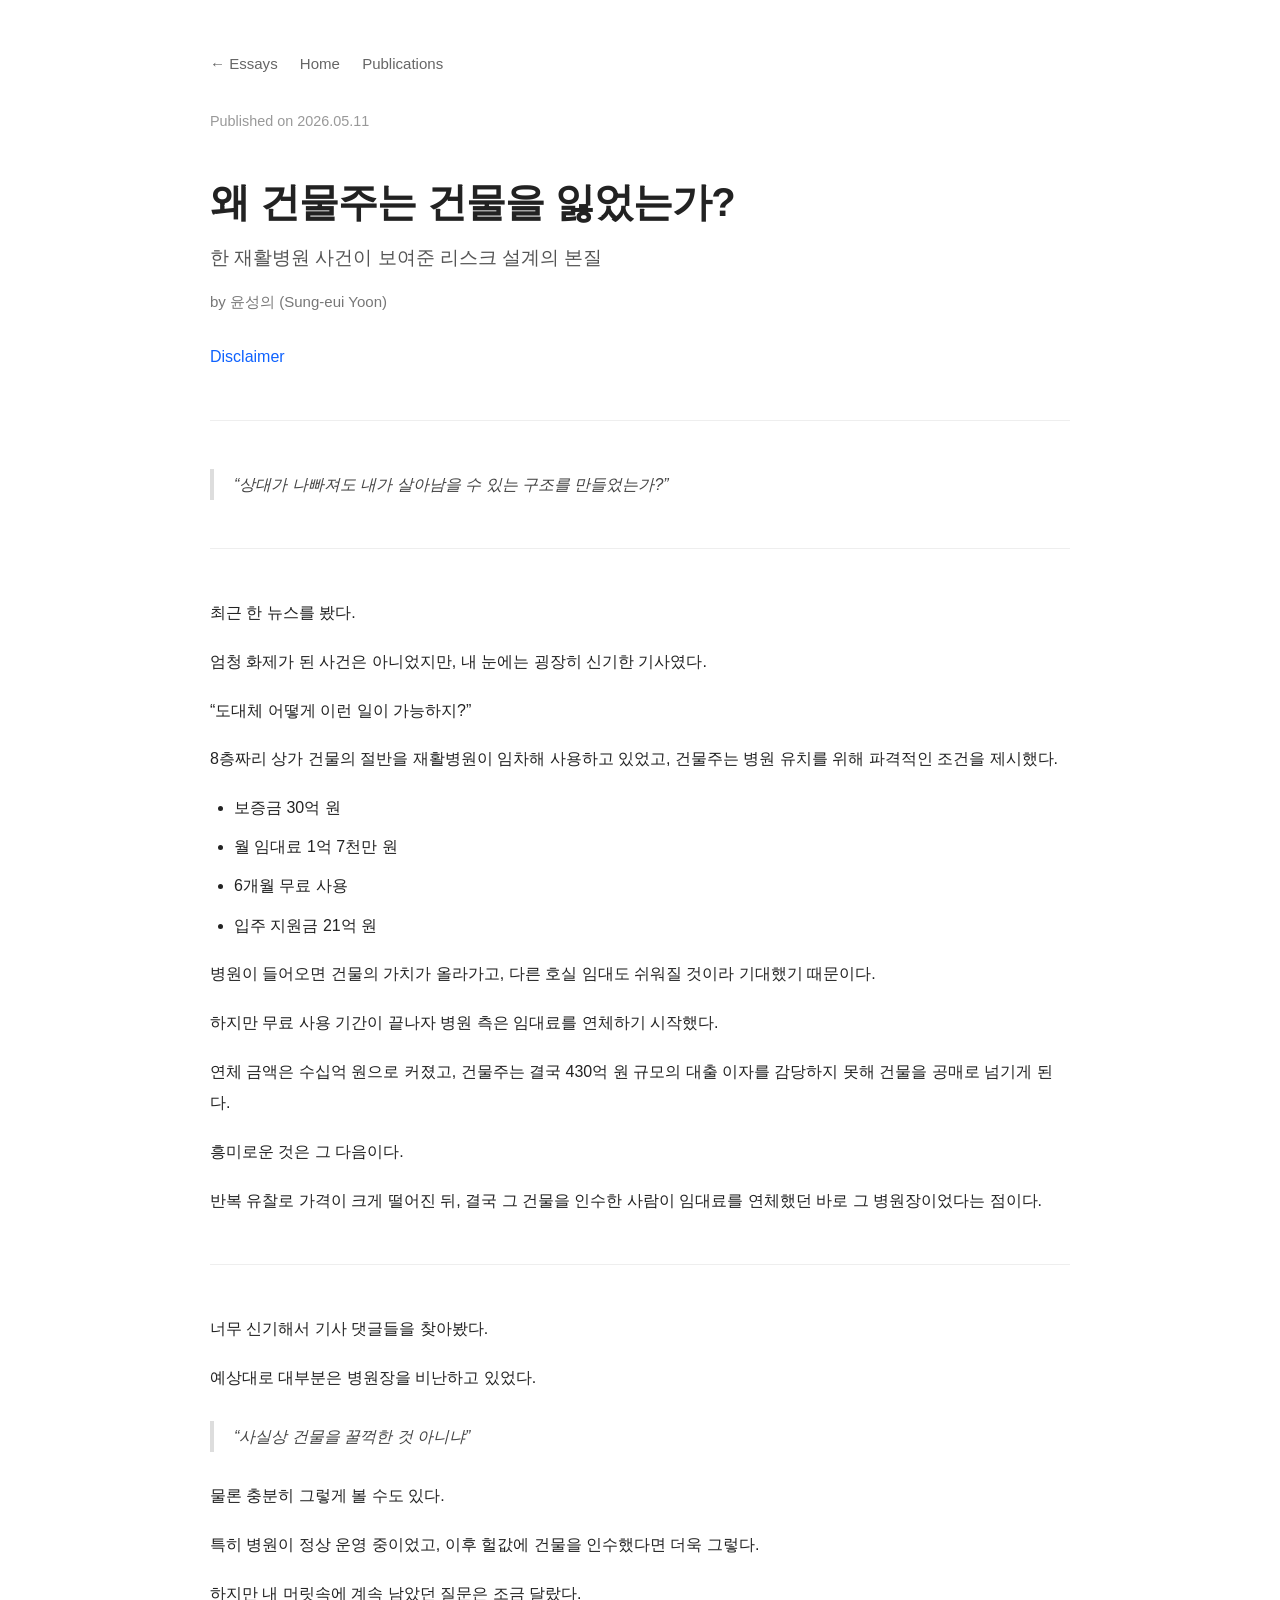
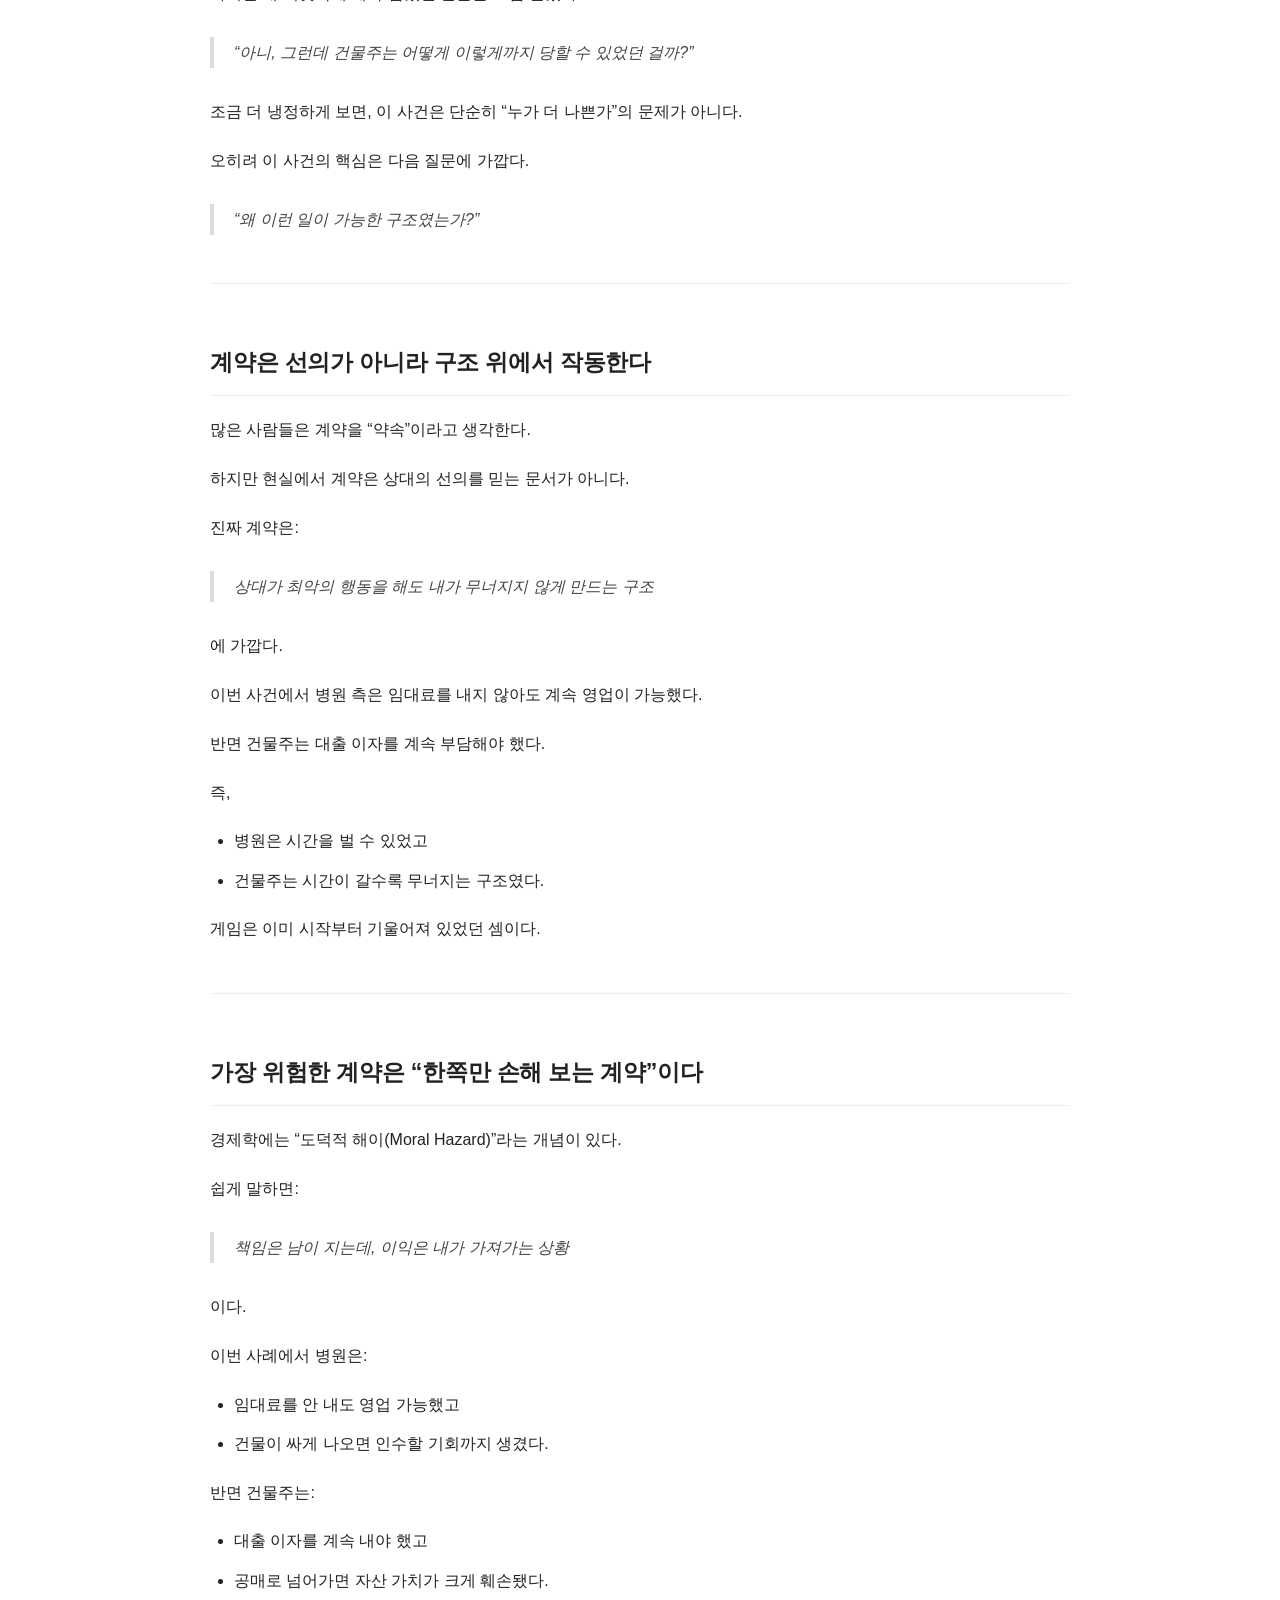
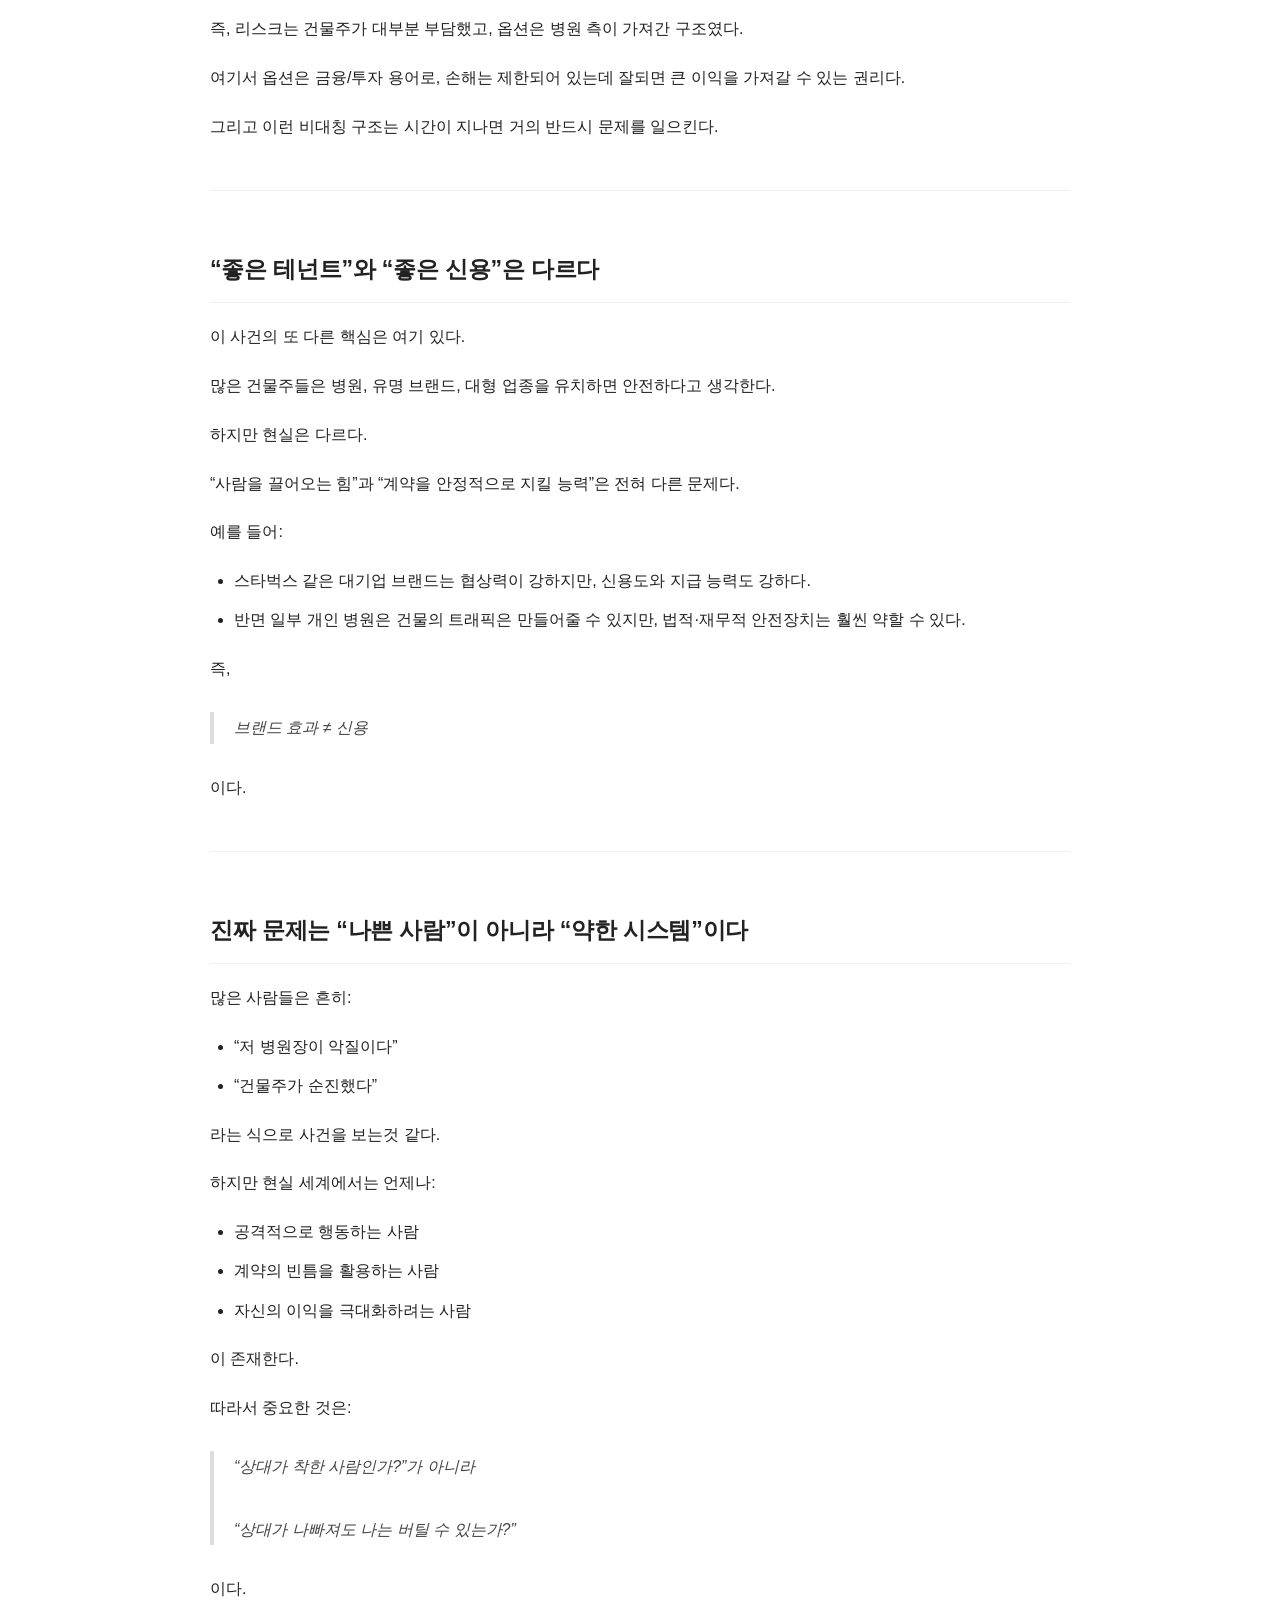
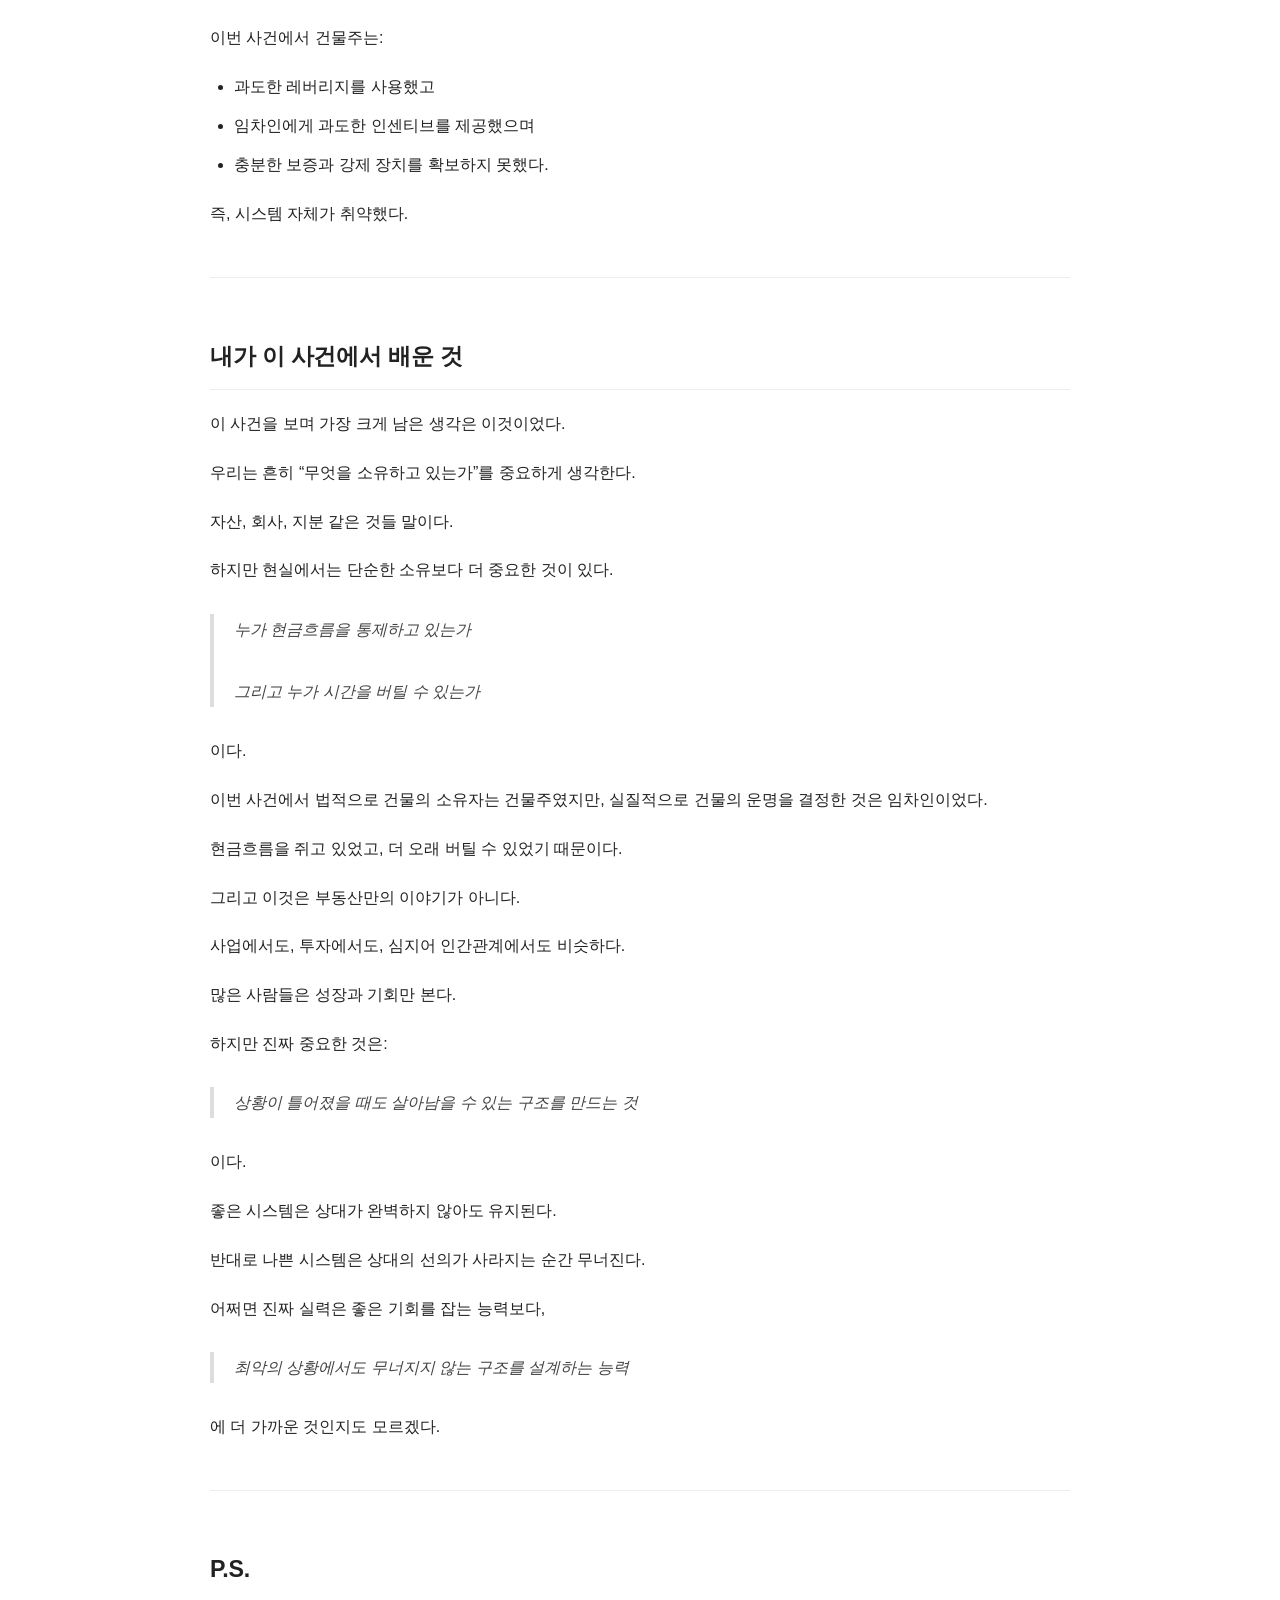
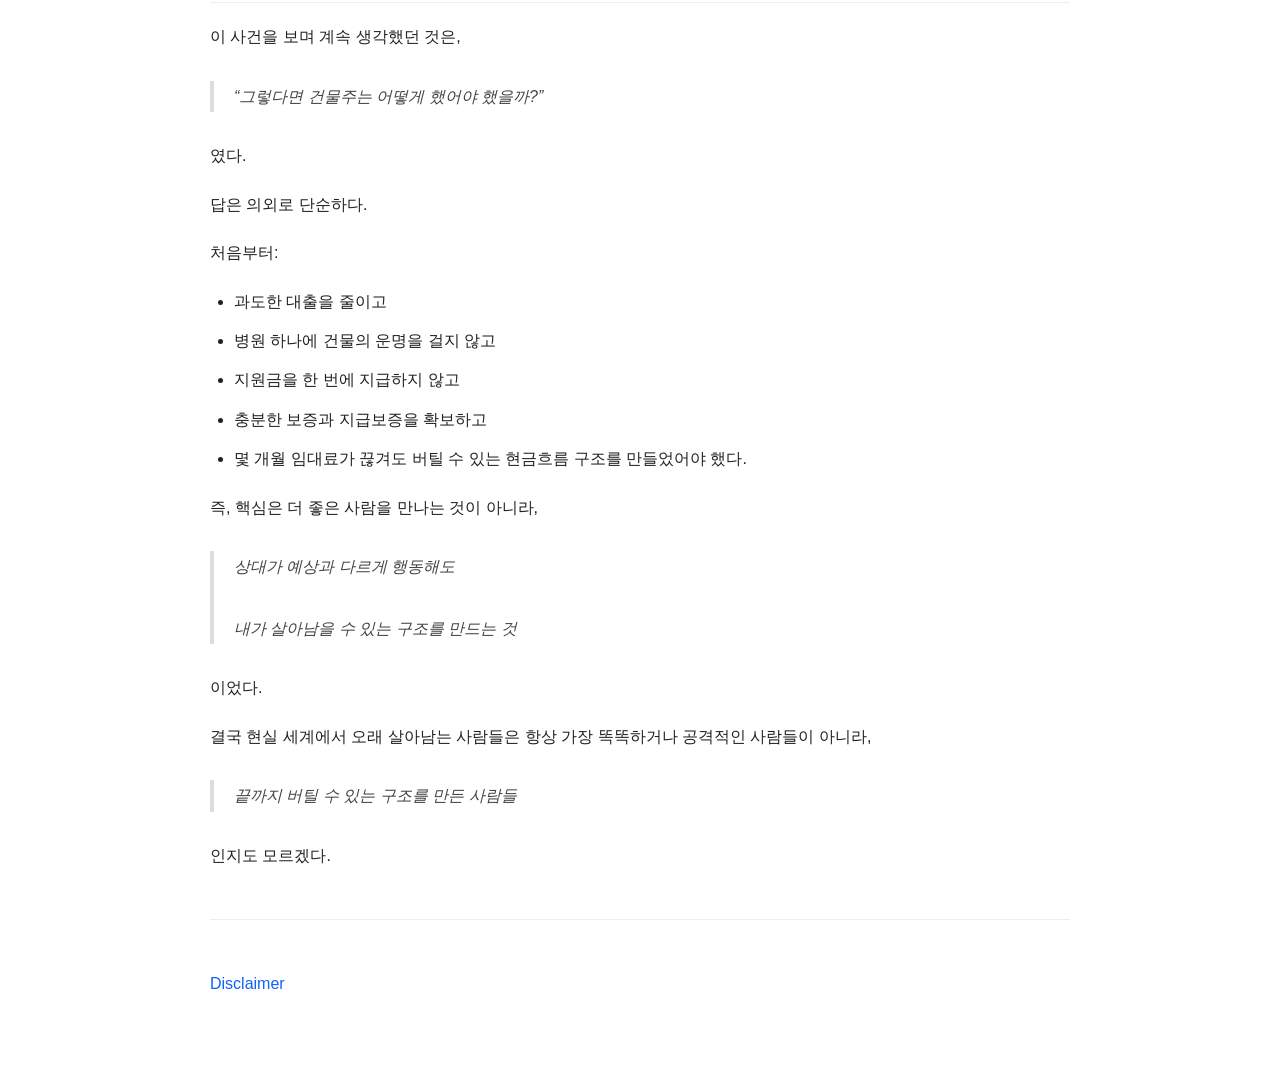
<file: essays/why-landlord-lost-building.html>
<!DOCTYPE html>
<html lang="ko">
<head>
  <meta charset="UTF-8">
  <meta name="viewport" content="width=device-width, initial-scale=1.0">

  <title>
    왜 건물주는 건물을 잃었는가? | 윤성의의 잡동사니
  </title>

  <meta name="description"
        content="한 재활병원 사건이 보여준 리스크 설계의 본질">

  <link rel="stylesheet" href="style.css">
</head>

<body>

  <div class="top-links">

    <a href="index.html">
      ← Essays
    </a>

    <a href="https://sgvr.kaist.ac.kr/~sungeui/">
      Home
    </a>

    <a href="https://sgvr.kaist.ac.kr/category/papers/paper-international/">
      Publications
    </a>

  </div>

  <div class="meta">
    Published on 2026.05.11
  </div>

  <h1>
    왜 건물주는 건물을 잃었는가?
  </h1>

  <div class="subtitle">
    한 재활병원 사건이 보여준 리스크 설계의 본질
  </div>

  <div class="author">
    by 윤성의 (Sung-eui Yoon)
  </div>

  <p>
    <a href="disclaimer.html">
      Disclaimer
    </a>
  </p>

  <hr>

  <blockquote>
    “상대가 나빠져도 내가 살아남을 수 있는 구조를 만들었는가?”
  </blockquote>

  <hr>

  <p>
    최근 한 뉴스를 봤다.
  </p>

  <p>
    엄청 화제가 된 사건은 아니었지만,
    내 눈에는 굉장히 신기한 기사였다.
  </p>

  <p>
    “도대체 어떻게 이런 일이 가능하지?”
  </p>

  <p>
    8층짜리 상가 건물의 절반을 재활병원이 임차해 사용하고 있었고,
    건물주는 병원 유치를 위해 파격적인 조건을 제시했다.
  </p>

  <ul>
    <li>보증금 30억 원</li>
    <li>월 임대료 1억 7천만 원</li>
    <li>6개월 무료 사용</li>
    <li>입주 지원금 21억 원</li>
  </ul>

  <p>
    병원이 들어오면 건물의 가치가 올라가고,
    다른 호실 임대도 쉬워질 것이라 기대했기 때문이다.
  </p>

  <p>
    하지만 무료 사용 기간이 끝나자 병원 측은 임대료를 연체하기 시작했다.
  </p>

  <p>
    연체 금액은 수십억 원으로 커졌고,
    건물주는 결국 430억 원 규모의 대출 이자를 감당하지 못해
    건물을 공매로 넘기게 된다.
  </p>

  <p>
    흥미로운 것은 그 다음이다.
  </p>

  <p>
    반복 유찰로 가격이 크게 떨어진 뒤,
    결국 그 건물을 인수한 사람이
    임대료를 연체했던 바로 그 병원장이었다는 점이다.
  </p>

  <hr>

  <p>
    너무 신기해서 기사 댓글들을 찾아봤다.
  </p>

  <p>
    예상대로 대부분은 병원장을 비난하고 있었다.
  </p>

  <blockquote>
    “사실상 건물을 꿀꺽한 것 아니냐”
  </blockquote>

  <p>
    물론 충분히 그렇게 볼 수도 있다.
  </p>

  <p>
    특히 병원이 정상 운영 중이었고,
    이후 헐값에 건물을 인수했다면 더욱 그렇다.
  </p>

  <p>
    하지만 내 머릿속에 계속 남았던 질문은 조금 달랐다.
  </p>

  <blockquote>
    “아니, 그런데 건물주는 어떻게 이렇게까지 당할 수 있었던 걸까?”
  </blockquote>

  <p>
    조금 더 냉정하게 보면,
    이 사건은 단순히 “누가 더 나쁜가”의 문제가 아니다.
  </p>

  <p>
    오히려 이 사건의 핵심은 다음 질문에 가깝다.
  </p>

  <blockquote>
    “왜 이런 일이 가능한 구조였는가?”
  </blockquote>

  <hr>

  <h2>
    계약은 선의가 아니라 구조 위에서 작동한다
  </h2>

  <p>
    많은 사람들은 계약을 “약속”이라고 생각한다.
  </p>

  <p>
    하지만 현실에서 계약은 상대의 선의를 믿는 문서가 아니다.
  </p>

  <p>
    진짜 계약은:
  </p>

  <blockquote>
    상대가 최악의 행동을 해도 내가 무너지지 않게 만드는 구조
  </blockquote>

  <p>
    에 가깝다.
  </p>

  <p>
    이번 사건에서 병원 측은 임대료를 내지 않아도 계속 영업이 가능했다.
  </p>

  <p>
    반면 건물주는 대출 이자를 계속 부담해야 했다.
  </p>

  <p>
    즉,
  </p>

  <ul>
    <li>병원은 시간을 벌 수 있었고</li>
    <li>건물주는 시간이 갈수록 무너지는 구조였다.</li>
  </ul>

  <p>
    게임은 이미 시작부터 기울어져 있었던 셈이다.
  </p>

  <hr>

  <h2>
    가장 위험한 계약은 “한쪽만 손해 보는 계약”이다
  </h2>

  <p>
    경제학에는 “도덕적 해이(Moral Hazard)”라는 개념이 있다.
  </p>

  <p>
    쉽게 말하면:
  </p>

  <blockquote>
    책임은 남이 지는데, 이익은 내가 가져가는 상황
  </blockquote>

  <p>
    이다.
  </p>

  <p>
    이번 사례에서 병원은:
  </p>

  <ul>
    <li>임대료를 안 내도 영업 가능했고</li>
    <li>건물이 싸게 나오면 인수할 기회까지 생겼다.</li>
  </ul>

  <p>
    반면 건물주는:
  </p>

  <ul>
    <li>대출 이자를 계속 내야 했고</li>
    <li>공매로 넘어가면 자산 가치가 크게 훼손됐다.</li>
  </ul>

  <p>
    즉, 리스크는 건물주가 대부분 부담했고,
    옵션은 병원 측이 가져간 구조였다.
  </p>

  <p>
    여기서 옵션은 금융/투자 용어로,
    손해는 제한되어 있는데 잘되면 큰 이익을 가져갈 수 있는 권리다.
  </p>

  <p>
    그리고 이런 비대칭 구조는 시간이 지나면 거의 반드시 문제를 일으킨다.
  </p>

  <hr>

  <h2>
    “좋은 테넌트”와 “좋은 신용”은 다르다
  </h2>

  <p>
    이 사건의 또 다른 핵심은 여기 있다.
  </p>

  <p>
    많은 건물주들은 병원, 유명 브랜드,
    대형 업종을 유치하면 안전하다고 생각한다.
  </p>

  <p>
    하지만 현실은 다르다.
  </p>

  <p>
    “사람을 끌어오는 힘”과
    “계약을 안정적으로 지킬 능력”은
    전혀 다른 문제다.
  </p>

  <p>
    예를 들어:
  </p>

  <ul>
    <li>
      스타벅스 같은 대기업 브랜드는 협상력이 강하지만,
      신용도와 지급 능력도 강하다.
    </li>

    <li>
      반면 일부 개인 병원은 건물의 트래픽은 만들어줄 수 있지만,
      법적·재무적 안전장치는 훨씬 약할 수 있다.
    </li>
  </ul>

  <p>
    즉,
  </p>

  <blockquote>
    브랜드 효과 ≠ 신용
  </blockquote>

  <p>
    이다.
  </p>

  <hr>

  <h2>
    진짜 문제는 “나쁜 사람”이 아니라 “약한 시스템”이다
  </h2>

  <p>
    많은 사람들은 흔히:
  </p>

  <ul>
    <li>“저 병원장이 악질이다”</li>
    <li>“건물주가 순진했다”</li>
  </ul>

  <p>
    라는 식으로 사건을 보는것 같다.
  </p>

  <p>
    하지만 현실 세계에서는 언제나:
  </p>

  <ul>
    <li>공격적으로 행동하는 사람</li>
    <li>계약의 빈틈을 활용하는 사람</li>
    <li>자신의 이익을 극대화하려는 사람</li>
  </ul>

  <p>
    이 존재한다.
  </p>

  <p>
    따라서 중요한 것은:
  </p>

  <blockquote>
    “상대가 착한 사람인가?”가 아니라<br><br>
    “상대가 나빠져도 나는 버틸 수 있는가?”
  </blockquote>

  <p>
    이다.
  </p>

  <p>
    이번 사건에서 건물주는:
  </p>

  <ul>
    <li>과도한 레버리지를 사용했고</li>
    <li>임차인에게 과도한 인센티브를 제공했으며</li>
    <li>충분한 보증과 강제 장치를 확보하지 못했다.</li>
  </ul>

  <p>
    즉, 시스템 자체가 취약했다.
  </p>

  <hr>

  <h2>
    내가 이 사건에서 배운 것
  </h2>

  <p>
    이 사건을 보며 가장 크게 남은 생각은 이것이었다.
  </p>

  <p>
    우리는 흔히 “무엇을 소유하고 있는가”를 중요하게 생각한다.
  </p>

  <p>
    자산, 회사, 지분 같은 것들 말이다.
  </p>

  <p>
    하지만 현실에서는 단순한 소유보다 더 중요한 것이 있다.
  </p>

  <blockquote>
    누가 현금흐름을 통제하고 있는가<br><br>
    그리고 누가 시간을 버틸 수 있는가
  </blockquote>

  <p>
    이다.
  </p>

  <p>
    이번 사건에서 법적으로 건물의 소유자는 건물주였지만,
    실질적으로 건물의 운명을 결정한 것은 임차인이었다.
  </p>

  <p>
    현금흐름을 쥐고 있었고,
    더 오래 버틸 수 있었기 때문이다.
  </p>

  <p>
    그리고 이것은 부동산만의 이야기가 아니다.
  </p>

  <p>
    사업에서도, 투자에서도,
    심지어 인간관계에서도 비슷하다.
  </p>

  <p>
    많은 사람들은 성장과 기회만 본다.
  </p>

  <p>
    하지만 진짜 중요한 것은:
  </p>

  <blockquote>
    상황이 틀어졌을 때도 살아남을 수 있는 구조를 만드는 것
  </blockquote>

  <p>
    이다.
  </p>

  <p>
    좋은 시스템은 상대가 완벽하지 않아도 유지된다.
  </p>

  <p>
    반대로 나쁜 시스템은
    상대의 선의가 사라지는 순간 무너진다.
  </p>

  <p>
    어쩌면 진짜 실력은
    좋은 기회를 잡는 능력보다,
  </p>

  <blockquote>
    최악의 상황에서도 무너지지 않는 구조를 설계하는 능력
  </blockquote>

  <p>
    에 더 가까운 것인지도 모르겠다.
  </p>

  <hr>

  <h2>
    P.S.
  </h2>

  <p>
    이 사건을 보며 계속 생각했던 것은,
  </p>

  <blockquote>
    “그렇다면 건물주는 어떻게 했어야 했을까?”
  </blockquote>

  <p>
    였다.
  </p>

  <p>
    답은 의외로 단순하다.
  </p>

  <p>
    처음부터:
  </p>

  <ul>
    <li>과도한 대출을 줄이고</li>
    <li>병원 하나에 건물의 운명을 걸지 않고</li>
    <li>지원금을 한 번에 지급하지 않고</li>
    <li>충분한 보증과 지급보증을 확보하고</li>
    <li>몇 개월 임대료가 끊겨도 버틸 수 있는 현금흐름 구조를 만들었어야 했다.</li>
  </ul>

  <p>
    즉, 핵심은 더 좋은 사람을 만나는 것이 아니라,
  </p>

  <blockquote>
    상대가 예상과 다르게 행동해도<br><br>
    내가 살아남을 수 있는 구조를 만드는 것
  </blockquote>

  <p>
    이었다.
  </p>

  <p>
    결국 현실 세계에서 오래 살아남는 사람들은
    항상 가장 똑똑하거나 공격적인 사람들이 아니라,
  </p>

  <blockquote>
    끝까지 버틸 수 있는 구조를 만든 사람들
  </blockquote>

  <p>
    인지도 모르겠다.
  </p>

  <hr>

  <p>
    <a href="disclaimer.html">
      Disclaimer
    </a>
  </p>

</body>
</html>
</file>
<file: essays/style.css>
body {
  max-width: 860px;
  margin: 0 auto;
  padding: 48px 24px;
  font-family: -apple-system, BlinkMacSystemFont, sans-serif;
  line-height: 1.95;
  color: #222;
  background: #fff;
}

h1 {
  font-size: 2.5em;
  line-height: 1.28;
  margin-bottom: 12px;
  letter-spacing: -0.02em;
}

h2 {
  margin-top: 56px;
  margin-bottom: 18px;
  font-size: 1.45em;
  border-bottom: 1px solid #eee;
  padding-bottom: 10px;
  letter-spacing: -0.01em;
}

h3 {
  margin-top: 32px;
  margin-bottom: 10px;
  font-size: 1.08em;
}

p {
  margin: 1.1em 0;
}

ul {
  padding-left: 24px;
  margin-top: 12px;
  margin-bottom: 12px;
}

li {
  margin-bottom: 8px;
}

blockquote {
  margin: 28px 0;
  padding-left: 20px;
  border-left: 4px solid #ddd;
  color: #444;
  font-style: italic;
}

hr {
  border: none;
  border-top: 1px solid #eee;
  margin: 48px 0;
}

table {
  width: 100%;
  border-collapse: collapse;
  margin: 24px 0;
  font-size: 0.96em;
}

th, td {
  border: 1px solid #ddd;
  padding: 12px;
  text-align: left;
}

th {
  background: #f7f7f7;
}

code {
  background: #f5f5f5;
  padding: 2px 6px;
  border-radius: 4px;
  font-size: 0.95em;
}

a {
  color: #0f62fe;
  text-decoration: none;
}

a:hover {
  text-decoration: underline;
}

.top-links {
  margin-bottom: 28px;
}

.top-links a {
  margin-right: 18px;
  color: #666;
  font-size: 0.94em;
}

.meta {
  color: #999;
  font-size: 0.9em;
  margin-bottom: 42px;
}

.subtitle {
  font-size: 1.18em;
  color: #555;
  margin-bottom: 10px;
}

.author {
  color: #777;
  font-size: 0.94em;
  margin-bottom: 24px;
}

.summary-box {
  background: #fafafa;
  border: 1px solid #eee;
  border-radius: 12px;
  padding: 24px;
  margin: 36px 0;
}

.entry {
  margin-bottom: 42px;
}

.entry-title {
  font-size: 1.2em;
  margin-bottom: 6px;
}

.entry-title a {
  color: #222;
  text-decoration: none;
}

.entry-title a:hover {
  text-decoration: underline;
}

.entry-desc {
  color: #666;
  margin-bottom: 6px;
}

.entry-date {
  color: #999;
  font-size: 0.85em;
}

@media (max-width: 700px) {

  body {
    padding: 32px 20px;
  }

  h1 {
    font-size: 2em;
  }

  h2 {
    font-size: 1.3em;
  }

}
</file>
